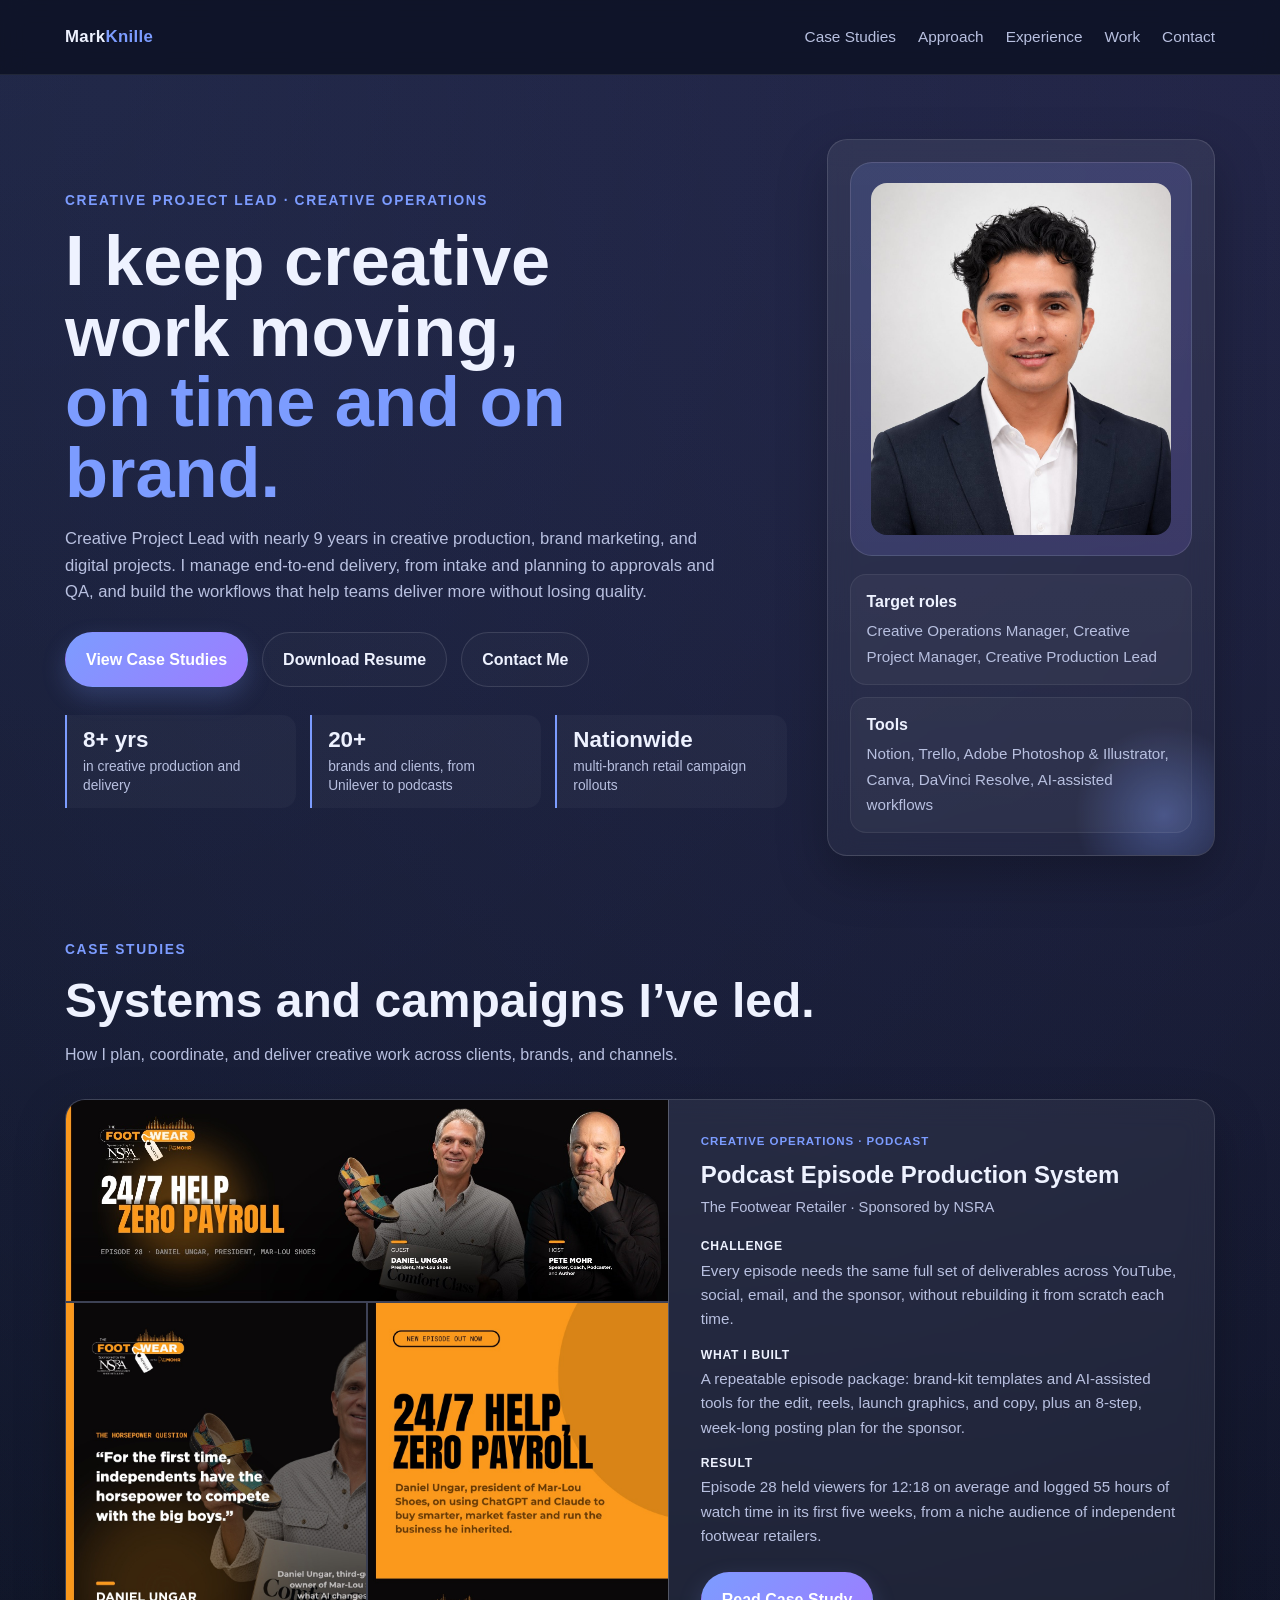
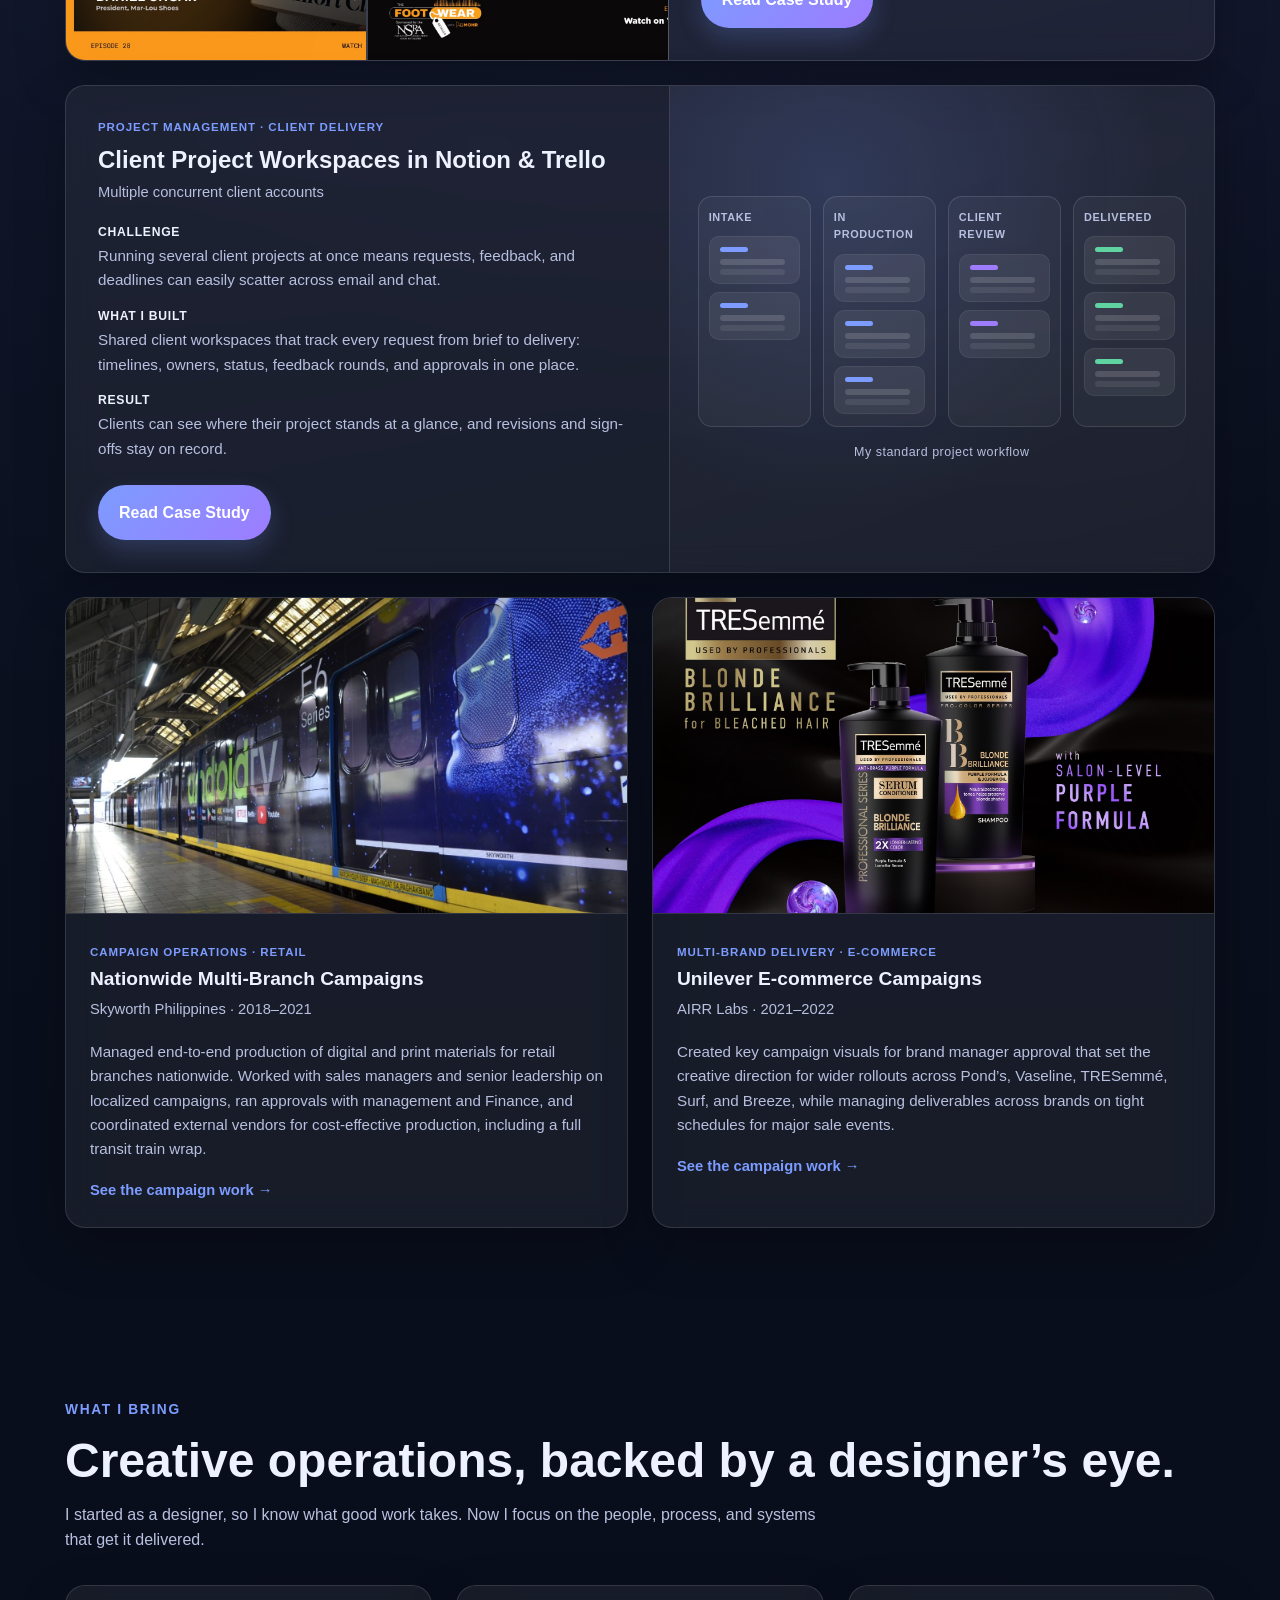
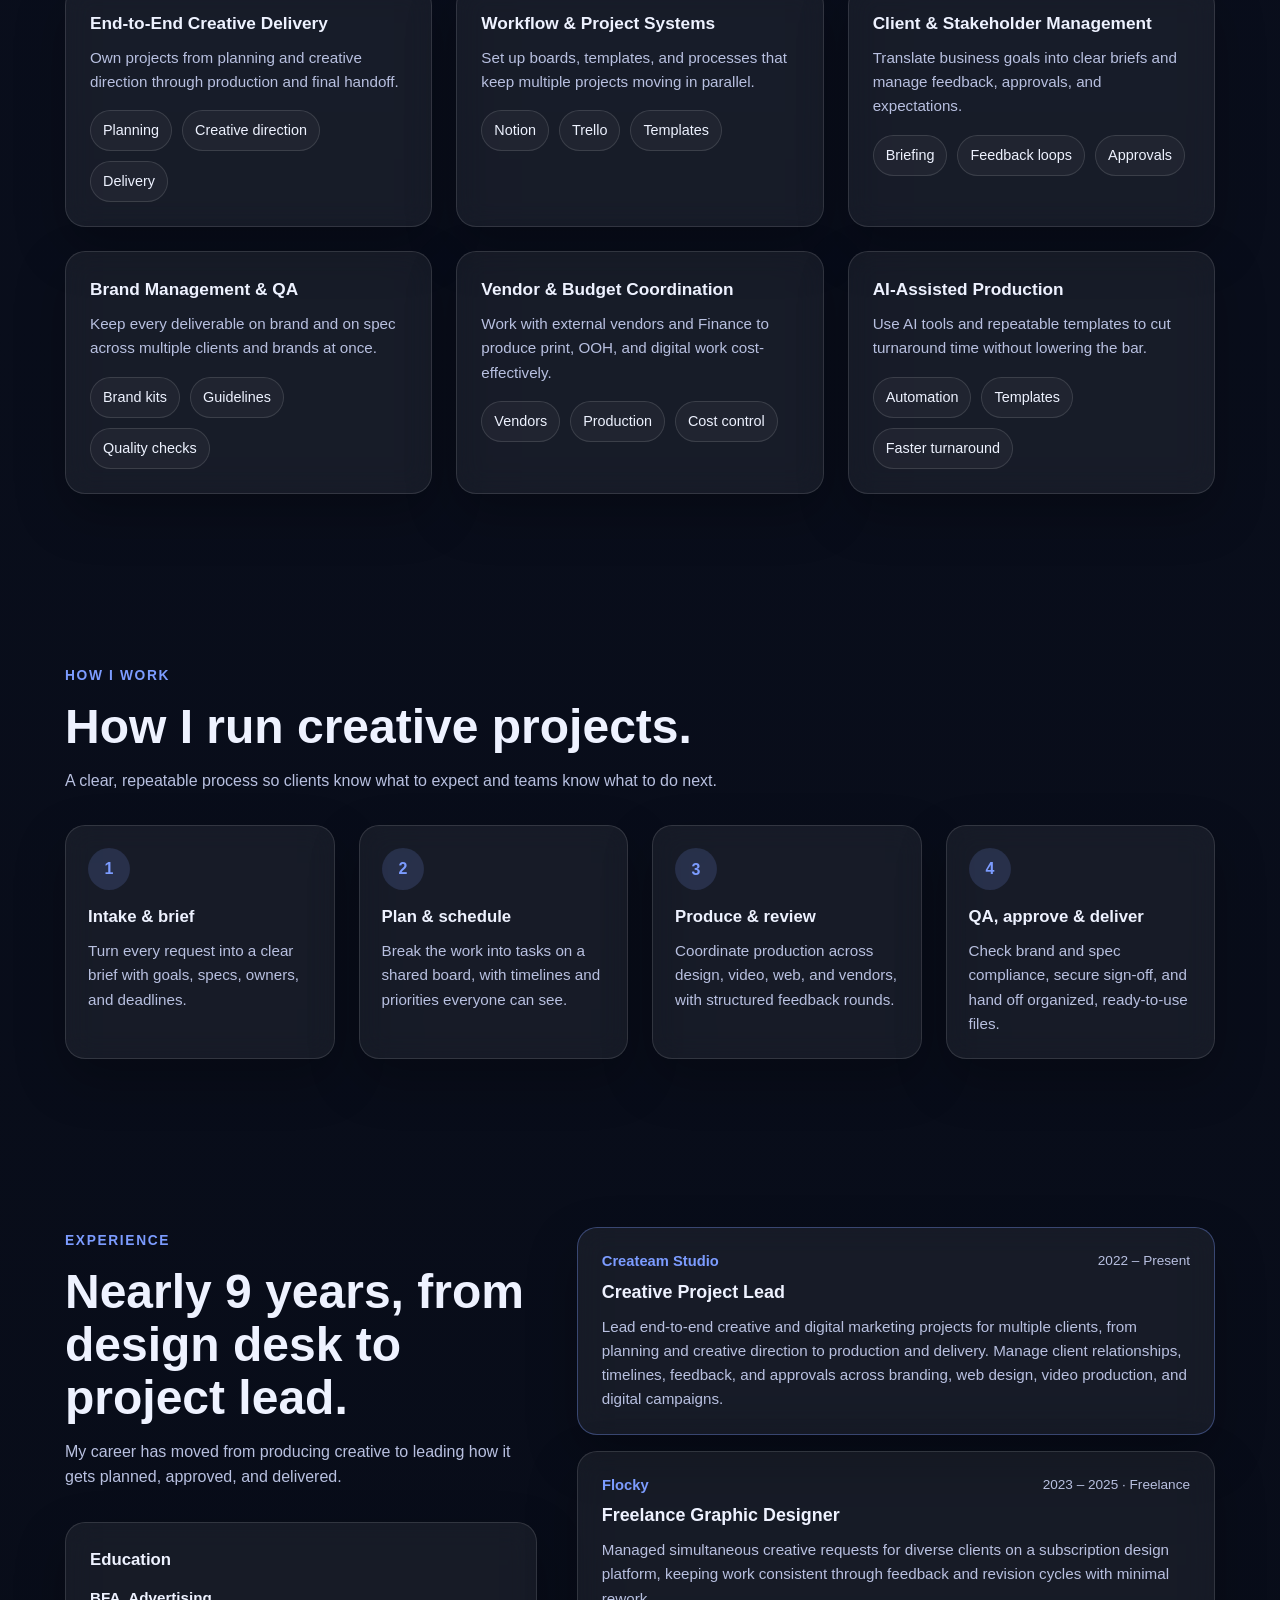
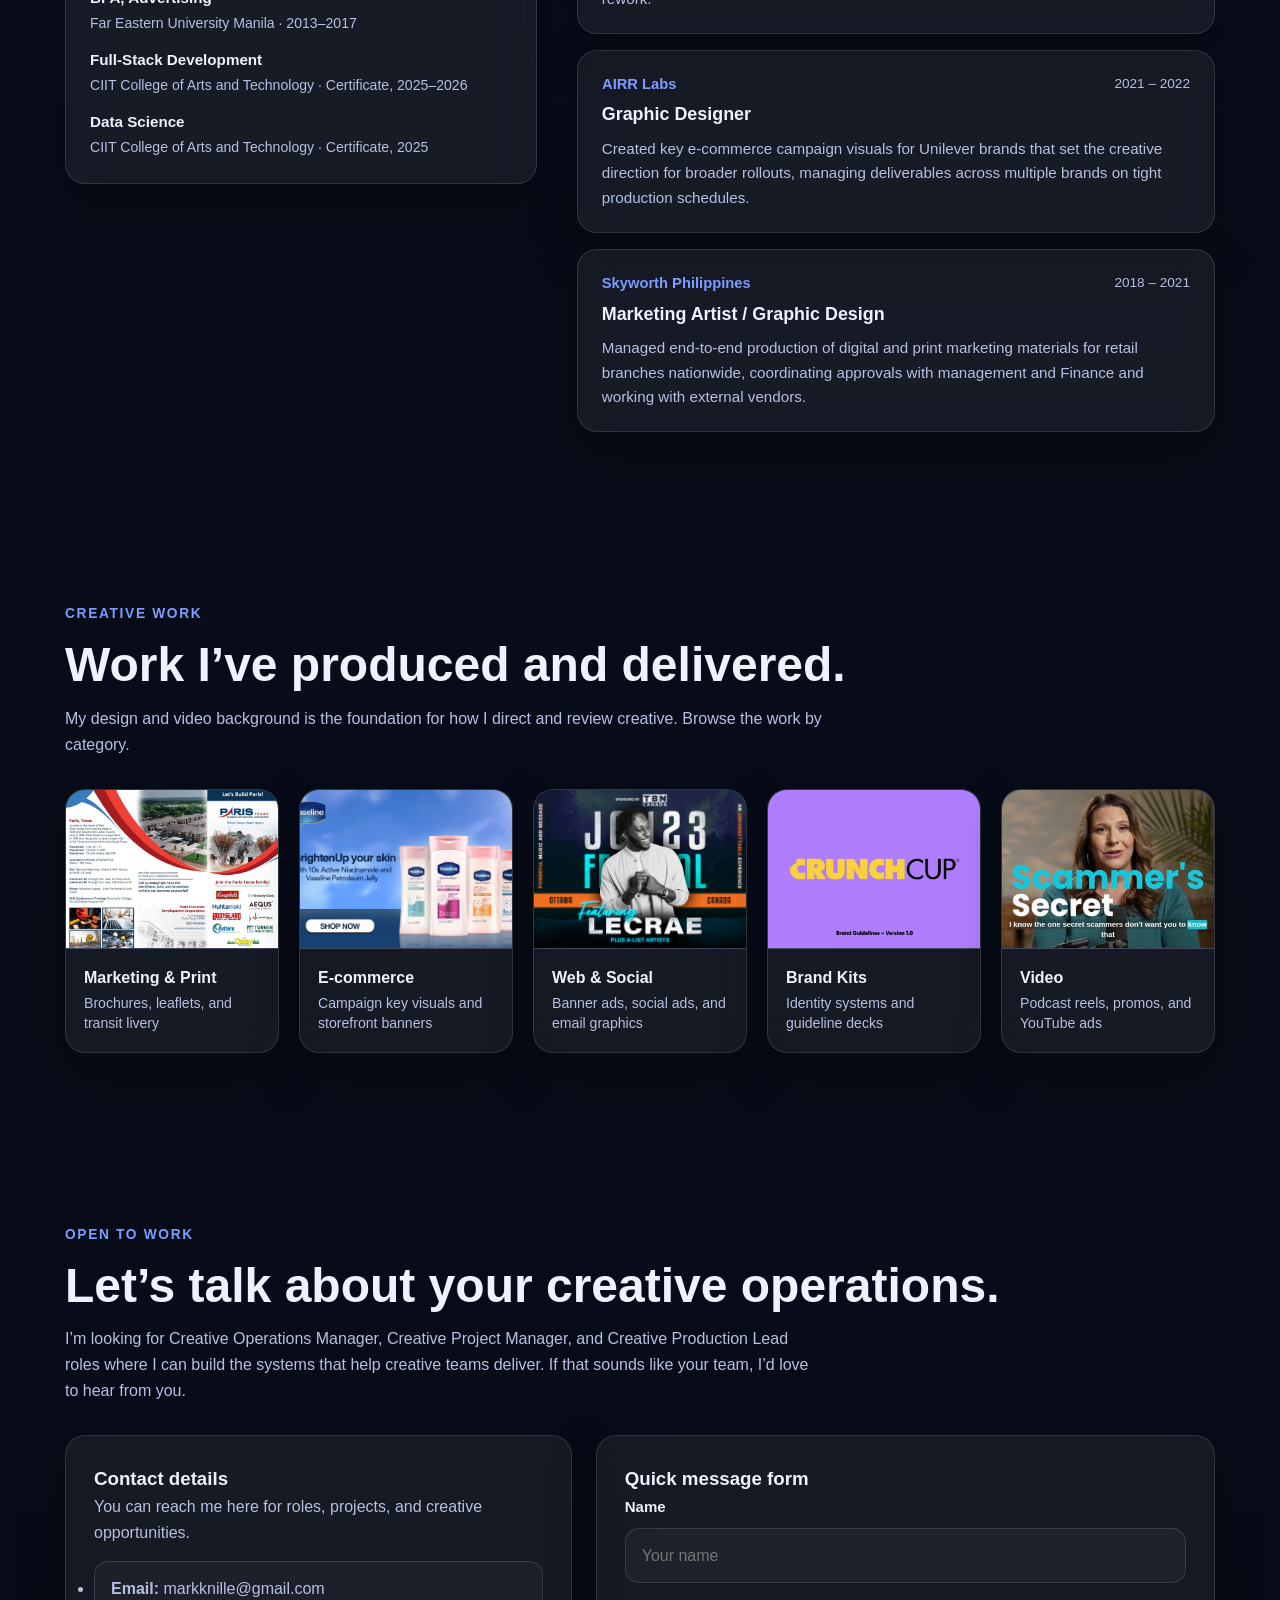
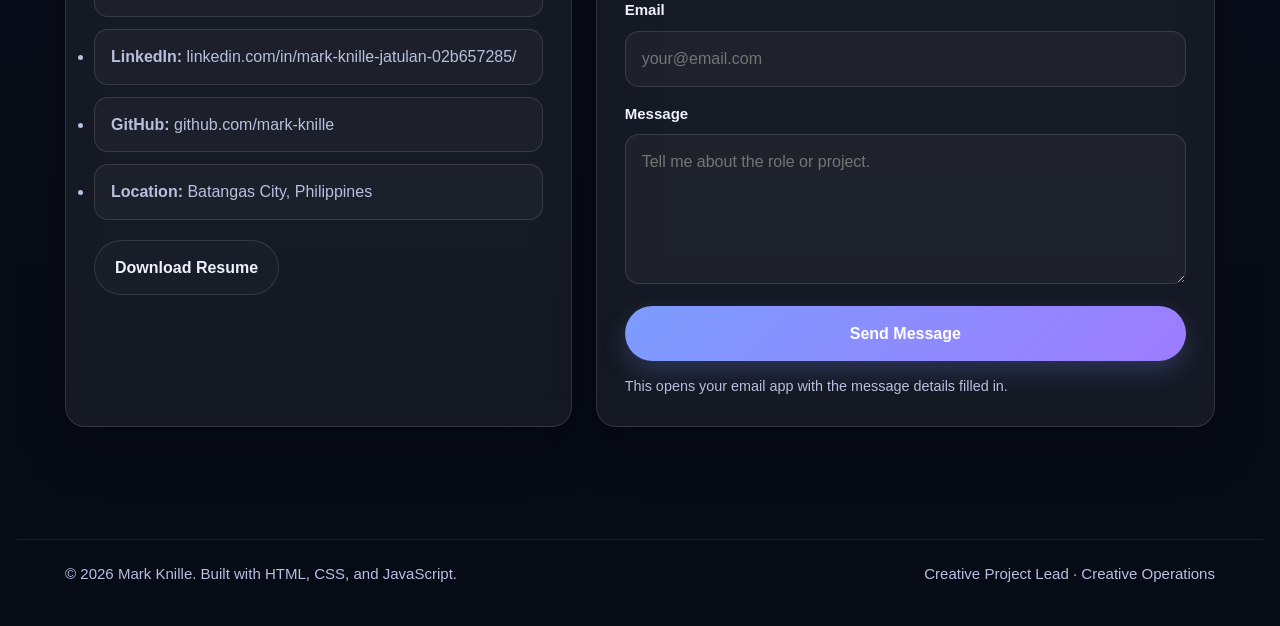
<file: index.html>
<!DOCTYPE html>
<html lang="en">
<head>
  <meta charset="UTF-8" />
  <meta name="viewport" content="width=device-width, initial-scale=1.0" />
  <title>Mark Knille | Creative Project Lead & Creative Operations</title>
  <meta
    name="description"
    content="Mark Knille, Creative Project Lead with nearly 9 years in creative production, brand marketing, and digital projects. Case studies in creative operations, workflow systems, and multi-brand campaign delivery."
  />
  <link rel="stylesheet" href="styles.css?v=20261028" />
</head>
<body>
  <header class="site-header">
    <div class="container nav-wrap">
      <a href="#home" class="logo">Mark<span>Knille</span></a>

      <button class="menu-btn" id="menuBtn" aria-label="Toggle navigation">Menu</button>

      <nav class="nav" id="navMenu">
        <a href="#case-studies">Case Studies</a>
        <a href="#approach">Approach</a>
        <a href="#experience">Experience</a>
        <a href="#work">Work</a>
        <a href="#contact">Contact</a>
      </nav>
    </div>
  </header>

  <main>
    <section class="hero" id="home">
      <div class="container hero-grid">
        <div>
          <span class="eyebrow">Creative Project Lead · Creative Operations</span>
          <h1>I keep creative work moving, <span>on time and on brand.</span></h1>
          <p>
            Creative Project Lead with nearly 9 years in creative production, brand marketing, and digital projects. I manage end-to-end delivery, from intake and planning to approvals and QA, and build the workflows that help teams deliver more without losing quality.
          </p>

          <div class="hero-actions">
            <a href="#case-studies" class="btn btn-primary">View Case Studies</a>
            <a href="resume.pdf" class="btn btn-secondary" target="_blank">Download Resume</a>
            <a href="#contact" class="btn btn-secondary">Contact Me</a>
          </div>

          <div class="stat-row">
            <div class="stat"><strong>8+ yrs</strong><span>in creative production and delivery</span></div>
            <div class="stat"><strong>20+</strong><span>brands and clients, from Unilever to podcasts</span></div>
            <div class="stat"><strong>Nationwide</strong><span>multi-branch retail campaign rollouts</span></div>
          </div>
        </div>

        <aside class="card hero-panel">
          <div class="profile-box">
            <div class="profile-photo">
              <img src="My_Image.jpg" alt="Portrait of Mark Knille" class="profile-photo-img" />
            </div>

            <div class="profile-list">
              <div class="profile-item">
                <strong>Target roles</strong>
                <span>Creative Operations Manager, Creative Project Manager, Creative Production Lead</span>
              </div>
              <div class="profile-item">
                <strong>Tools</strong>
                <span>Notion, Trello, Adobe Photoshop & Illustrator, Canva, DaVinci Resolve, AI-assisted workflows</span>
              </div>
            </div>
          </div>
        </aside>
      </div>
    </section>

    <section class="section section-tight" id="case-studies">
      <div class="container">
        <span class="eyebrow">Case Studies</span>
        <h2 class="section-title">Systems and campaigns I’ve led.</h2>
        <p class="section-copy">
          How I plan, coordinate, and deliver creative work across clients, brands, and channels.
        </p>

        <article class="card case-study">
          <a class="case-visual collage" href="case-study-podcast.html" aria-label="Read the Podcast Episode Production System case study">
            <img class="collage-wide" src="images/podcast/tfr-ep28-step2-email-header.jpg" alt="Episode 28 member email header" />
            <img src="images/podcast/tfr-ep28-step3-linkedin-quote.jpg" alt="Episode 28 LinkedIn quote post" />
            <img src="images/podcast/tfr-ep28-step1-teaser.jpg" alt="Episode 28 teaser post" />
          </a>
          <div class="case-body">
            <span class="case-tag">Creative Operations · Podcast</span>
            <h3>Podcast Episode Production System</h3>
            <p class="case-client">The Footwear Retailer · Sponsored by NSRA</p>
            <dl class="case-facts">
              <div><dt>Challenge</dt><dd>Every episode needs the same full set of deliverables across YouTube, social, email, and the sponsor, without rebuilding it from scratch each time.</dd></div>
              <div><dt>What I built</dt><dd>A repeatable episode package: brand-kit templates and AI-assisted tools for the edit, reels, launch graphics, and copy, plus an 8-step, week-long posting plan for the sponsor.</dd></div>
              <div><dt>Result</dt><dd>Episode 28 held viewers for 12:18 on average and logged 55 hours of watch time in its first five weeks, from a niche audience of independent footwear retailers.</dd></div>
            </dl>
            <a href="case-study-podcast.html" class="btn btn-primary">Read Case Study</a>
          </div>
        </article>

        <article class="card case-study reverse">
          <a class="case-visual board-visual" href="case-study-project-systems.html" aria-label="Read the Client Project Workspaces case study">
            <div class="board" aria-hidden="true">
              <div class="board-col"><h4>Intake</h4><i></i><i></i></div>
              <div class="board-col"><h4>In production</h4><i></i><i></i><i></i></div>
              <div class="board-col"><h4>Client review</h4><i></i><i></i></div>
              <div class="board-col"><h4>Delivered</h4><i></i><i></i><i></i></div>
            </div>
            <span class="board-label">My standard project workflow</span>
          </a>
          <div class="case-body">
            <span class="case-tag">Project Management · Client Delivery</span>
            <h3>Client Project Workspaces in Notion & Trello</h3>
            <p class="case-client">Multiple concurrent client accounts</p>
            <dl class="case-facts">
              <div><dt>Challenge</dt><dd>Running several client projects at once means requests, feedback, and deadlines can easily scatter across email and chat.</dd></div>
              <div><dt>What I built</dt><dd>Shared client workspaces that track every request from brief to delivery: timelines, owners, status, feedback rounds, and approvals in one place.</dd></div>
              <div><dt>Result</dt><dd>Clients can see where their project stands at a glance, and revisions and sign-offs stay on record.</dd></div>
            </dl>
            <a href="case-study-project-systems.html" class="btn btn-primary">Read Case Study</a>
          </div>
        </article>

        <div class="grid case-grid">
          <article class="card case-card">
            <a class="case-card-visual" href="marketing.html">
              <img src="images/marketing/skyworth-g2-station.jpg" alt="Skyworth train wrap at a station platform" />
            </a>
            <div class="case-card-body">
              <span class="case-tag">Campaign Operations · Retail</span>
              <h3>Nationwide Multi-Branch Campaigns</h3>
              <p class="case-client">Skyworth Philippines · 2018–2021</p>
              <p>Managed end-to-end production of digital and print materials for retail branches nationwide. Worked with sales managers and senior leadership on localized campaigns, ran approvals with management and Finance, and coordinated external vendors for cost-effective production, including a full transit train wrap.</p>
              <a href="marketing.html" class="text-link">See the campaign work &rarr;</a>
            </div>
          </article>

          <article class="card case-card">
            <a class="case-card-visual" href="ecommerce.html">
              <img src="images/ecommerce/tresemme-blonde-brilliance-ad.jpg" alt="TRESemmé Blonde Brilliance campaign visual" />
            </a>
            <div class="case-card-body">
              <span class="case-tag">Multi-Brand Delivery · E-commerce</span>
              <h3>Unilever E-commerce Campaigns</h3>
              <p class="case-client">AIRR Labs · 2021–2022</p>
              <p>Created key campaign visuals for brand manager approval that set the creative direction for wider rollouts across Pond’s, Vaseline, TRESemmé, Surf, and Breeze, while managing deliverables across brands on tight schedules for major sale events.</p>
              <a href="ecommerce.html" class="text-link">See the campaign work &rarr;</a>
            </div>
          </article>
        </div>
      </div>
    </section>

    <section class="section" id="capabilities">
      <div class="container">
        <span class="eyebrow">What I bring</span>
        <h2 class="section-title">Creative operations, backed by a designer’s eye.</h2>
        <p class="section-copy">
          I started as a designer, so I know what good work takes. Now I focus on the people, process, and systems that get it delivered.
        </p>

        <div class="grid capability-grid">
          <article class="card capability-card">
            <h3>End-to-End Creative Delivery</h3>
            <p>Own projects from planning and creative direction through production and final handoff.</p>
            <div class="proof-tags"><span>Planning</span><span>Creative direction</span><span>Delivery</span></div>
          </article>
          <article class="card capability-card">
            <h3>Workflow & Project Systems</h3>
            <p>Set up boards, templates, and processes that keep multiple projects moving in parallel.</p>
            <div class="proof-tags"><span>Notion</span><span>Trello</span><span>Templates</span></div>
          </article>
          <article class="card capability-card">
            <h3>Client & Stakeholder Management</h3>
            <p>Translate business goals into clear briefs and manage feedback, approvals, and expectations.</p>
            <div class="proof-tags"><span>Briefing</span><span>Feedback loops</span><span>Approvals</span></div>
          </article>
          <article class="card capability-card">
            <h3>Brand Management & QA</h3>
            <p>Keep every deliverable on brand and on spec across multiple clients and brands at once.</p>
            <div class="proof-tags"><span>Brand kits</span><span>Guidelines</span><span>Quality checks</span></div>
          </article>
          <article class="card capability-card">
            <h3>Vendor & Budget Coordination</h3>
            <p>Work with external vendors and Finance to produce print, OOH, and digital work cost-effectively.</p>
            <div class="proof-tags"><span>Vendors</span><span>Production</span><span>Cost control</span></div>
          </article>
          <article class="card capability-card">
            <h3>AI-Assisted Production</h3>
            <p>Use AI tools and repeatable templates to cut turnaround time without lowering the bar.</p>
            <div class="proof-tags"><span>Automation</span><span>Templates</span><span>Faster turnaround</span></div>
          </article>
        </div>
      </div>
    </section>

    <section class="section" id="approach">
      <div class="container">
        <span class="eyebrow">How I work</span>
        <h2 class="section-title">How I run creative projects.</h2>
        <p class="section-copy">
          A clear, repeatable process so clients know what to expect and teams know what to do next.
        </p>

        <div class="grid process-grid">
          <article class="card process-card"><div class="process-number">1</div><h3>Intake & brief</h3><p>Turn every request into a clear brief with goals, specs, owners, and deadlines.</p></article>
          <article class="card process-card"><div class="process-number">2</div><h3>Plan & schedule</h3><p>Break the work into tasks on a shared board, with timelines and priorities everyone can see.</p></article>
          <article class="card process-card"><div class="process-number">3</div><h3>Produce & review</h3><p>Coordinate production across design, video, web, and vendors, with structured feedback rounds.</p></article>
          <article class="card process-card"><div class="process-number">4</div><h3>QA, approve & deliver</h3><p>Check brand and spec compliance, secure sign-off, and hand off organized, ready-to-use files.</p></article>
        </div>
      </div>
    </section>

    <section class="section" id="experience">
      <div class="container experience-grid">
        <div>
          <span class="eyebrow">Experience</span>
          <h2 class="section-title">Nearly 9 years, from design desk to project lead.</h2>
          <p class="section-copy">
            My career has moved from producing creative to leading how it gets planned, approved, and delivered.
          </p>

          <div class="card education-card">
            <h3>Education</h3>
            <ul>
              <li><strong>BFA, Advertising</strong><span>Far Eastern University Manila · 2013–2017</span></li>
              <li><strong>Full-Stack Development</strong><span>CIIT College of Arts and Technology · Certificate, 2025–2026</span></li>
              <li><strong>Data Science</strong><span>CIIT College of Arts and Technology · Certificate, 2025</span></li>
            </ul>
          </div>
        </div>

        <ol class="timeline">
          <li class="card timeline-item">
            <div class="timeline-meta"><strong>Createam Studio</strong><span>2022 – Present</span></div>
            <h3>Creative Project Lead</h3>
            <p>Lead end-to-end creative and digital marketing projects for multiple clients, from planning and creative direction to production and delivery. Manage client relationships, timelines, feedback, and approvals across branding, web design, video production, and digital campaigns.</p>
          </li>
          <li class="card timeline-item">
            <div class="timeline-meta"><strong>Flocky</strong><span>2023 – 2025 · Freelance</span></div>
            <h3>Freelance Graphic Designer</h3>
            <p>Managed simultaneous creative requests for diverse clients on a subscription design platform, keeping work consistent through feedback and revision cycles with minimal rework.</p>
          </li>
          <li class="card timeline-item">
            <div class="timeline-meta"><strong>AIRR Labs</strong><span>2021 – 2022</span></div>
            <h3>Graphic Designer</h3>
            <p>Created key e-commerce campaign visuals for Unilever brands that set the creative direction for broader rollouts, managing deliverables across multiple brands on tight production schedules.</p>
          </li>
          <li class="card timeline-item">
            <div class="timeline-meta"><strong>Skyworth Philippines</strong><span>2018 – 2021</span></div>
            <h3>Marketing Artist / Graphic Design</h3>
            <p>Managed end-to-end production of digital and print marketing materials for retail branches nationwide, coordinating approvals with management and Finance and working with external vendors.</p>
          </li>
        </ol>
      </div>
    </section>

    <section class="section" id="work">
      <div class="container">
        <span class="eyebrow">Creative Work</span>
        <h2 class="section-title">Work I’ve produced and delivered.</h2>
        <p class="section-copy">
          My design and video background is the foundation for how I direct and review creative. Browse the work by category.
        </p>

        <div class="grid work-grid">
          <a class="card work-card" href="marketing.html">
            <div class="project-visual"><img src="images/marketing/paris-texas-cover-after.jpg" alt="Preview of Marketing & Printed Materials work" /></div>
            <div class="work-card-body"><h3>Marketing & Print</h3><p>Brochures, leaflets, and transit livery</p></div>
          </a>
          <a class="card work-card" href="ecommerce.html">
            <div class="project-visual"><img src="images/ecommerce/vaseline-healthy-bright-banner.jpg" alt="Preview of E-commerce Design work" /></div>
            <div class="work-card-body"><h3>E-commerce</h3><p>Campaign key visuals and storefront banners</p></div>
          </a>
          <a class="card work-card" href="web-designs.html">
            <div class="project-visual"><img src="images/web-designs/Front.jpg" alt="Preview of Web Designs work" /></div>
            <div class="work-card-body"><h3>Web & Social</h3><p>Banner ads, social ads, and email graphics</p></div>
          </a>
          <a class="card work-card" href="brand-kits.html">
            <div class="project-visual"><img src="images/brand-kits/crunchcup-cover.jpg" alt="Preview of Brand Kits work" /></div>
            <div class="work-card-body"><h3>Brand Kits</h3><p>Identity systems and guideline decks</p></div>
          </a>
          <a class="card work-card" href="video.html">
            <div class="project-visual"><img src="videos/posters/scammune-scammers-secret.jpg" alt="Preview of Video work" loading="lazy" /></div>
            <div class="work-card-body"><h3>Video</h3><p>Podcast reels, promos, and YouTube ads</p></div>
          </a>
        </div>
      </div>
    </section>

    <section class="section" id="contact">
      <div class="container">
        <span class="eyebrow">Open to work</span>
        <h2 class="section-title">Let’s talk about your creative operations.</h2>
        <p class="section-copy">I’m looking for Creative Operations Manager, Creative Project Manager, and Creative Production Lead roles where I can build the systems that help creative teams deliver. If that sounds like your team, I’d love to hear from you.</p>

        <div class="contact-grid">
          <article class="card contact-card">
            <h3>Contact details</h3>
            <p>You can reach me here for roles, projects, and creative opportunities.</p>
            <ul class="contact-list">
              <li><strong>Email:</strong> <a href="mailto:markknille@gmail.com">markknille@gmail.com</a></li>
              <li><strong>LinkedIn:</strong> <a href="https://linkedin.com/in/mark-knille-jatulan-02b657285/" target="_blank" rel="noopener noreferrer">linkedin.com/in/mark-knille-jatulan-02b657285/</a></li>
              <li><strong>GitHub:</strong> <a href="https://github.com/mark-knille" target="_blank" rel="noopener noreferrer">github.com/mark-knille</a></li>
              <li><strong>Location:</strong> Batangas City, Philippines</li>
            </ul>
            <div class="hero-actions" style="margin:20px 0 0;">
              <a href="resume.pdf" class="btn btn-secondary" target="_blank">Download Resume</a>
            </div>
          </article>

          <article class="card contact-form">
            <h3>Quick message form</h3>
            <form id="contactForm">
              <div>
                <label for="name">Name</label>
                <input type="text" id="name" name="name" placeholder="Your name" />
              </div>
              <div>
                <label for="email">Email</label>
                <input type="email" id="email" name="email" placeholder="your@email.com" />
              </div>
              <div>
                <label for="message">Message</label>
                <textarea id="message" name="message" placeholder="Tell me about the role or project."></textarea>
              </div>
              <button type="submit" class="btn btn-primary">Send Message</button>
              <p class="note">This opens your email app with the message details filled in.</p>
            </form>
          </article>
        </div>
      </div>
    </section>
  </main>

  <footer class="site-footer">
    <div class="container footer-wrap">
      <p>© <span id="year"></span> Mark Knille. Built with HTML, CSS, and JavaScript.</p>
      <p>Creative Project Lead · Creative Operations</p>
    </div>
  </footer>

  <script src="site.js?v=20261028"></script>
</body>
</html>
</file>
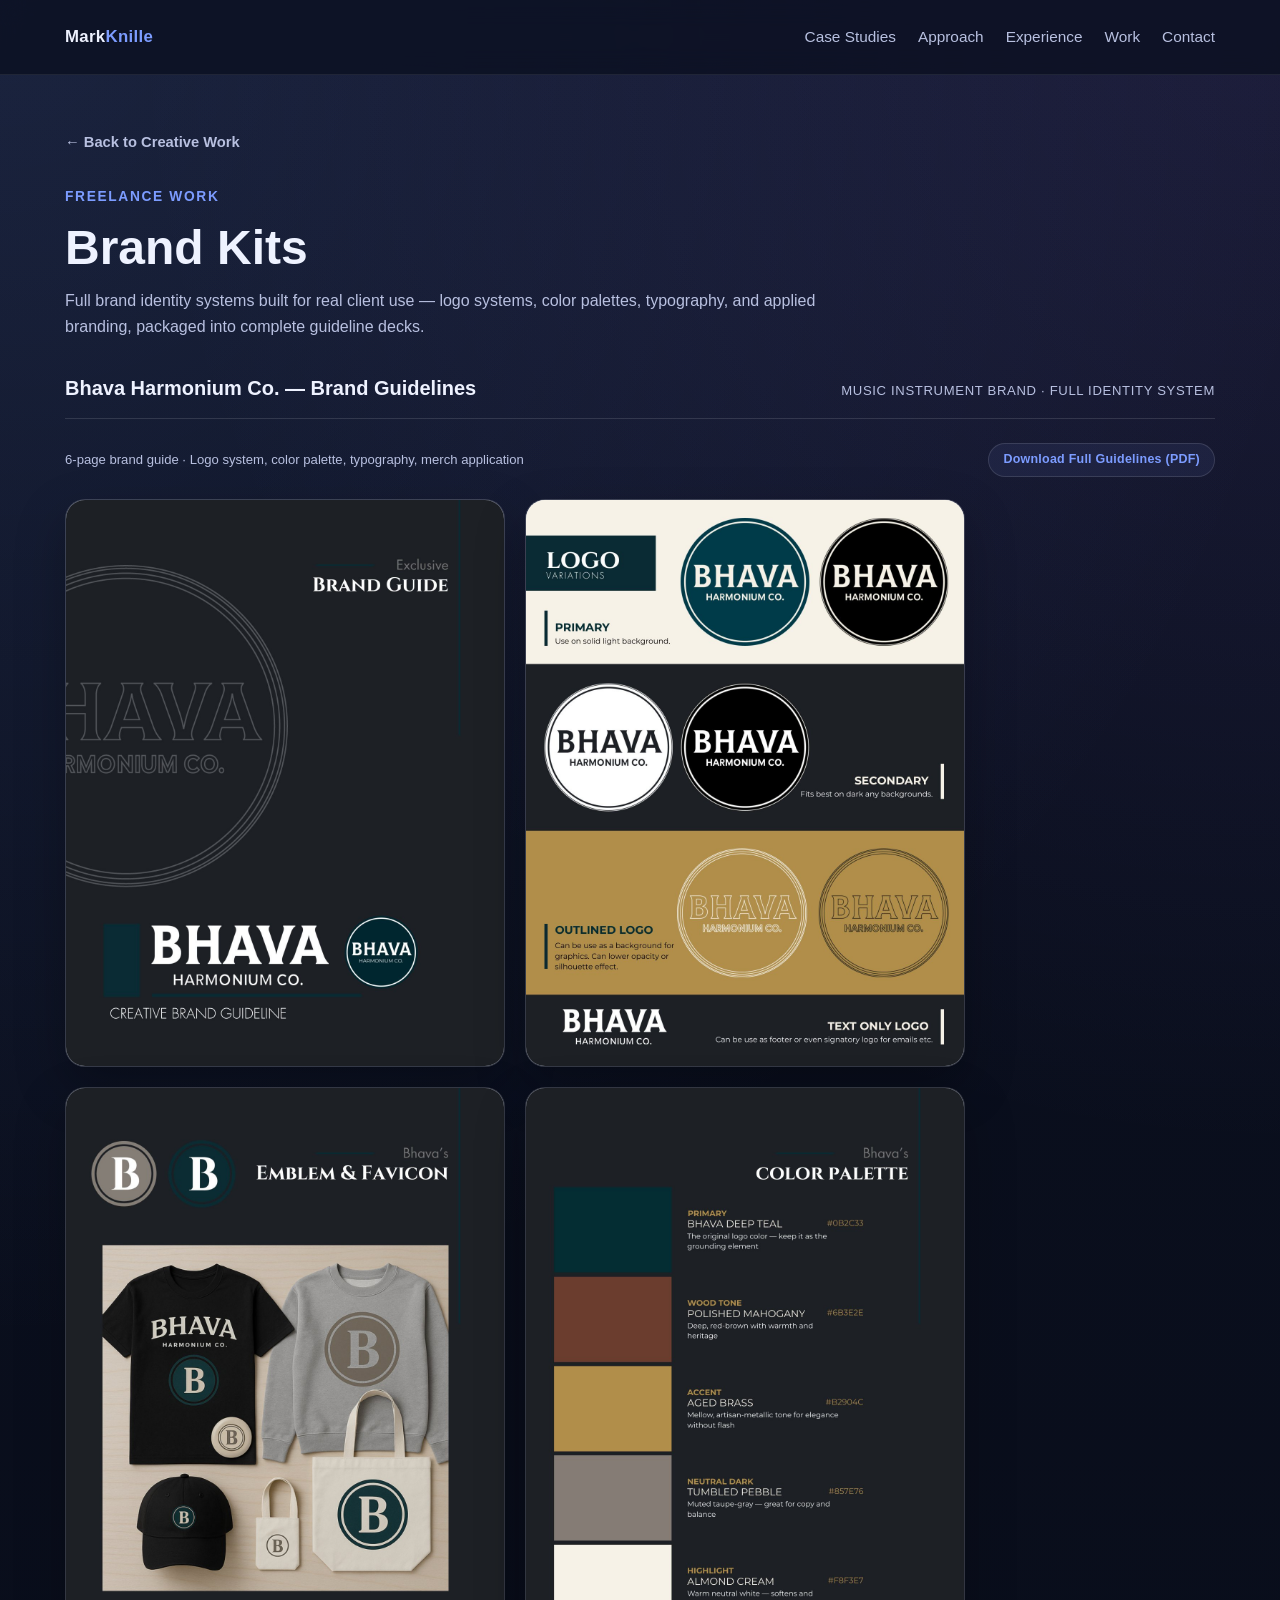
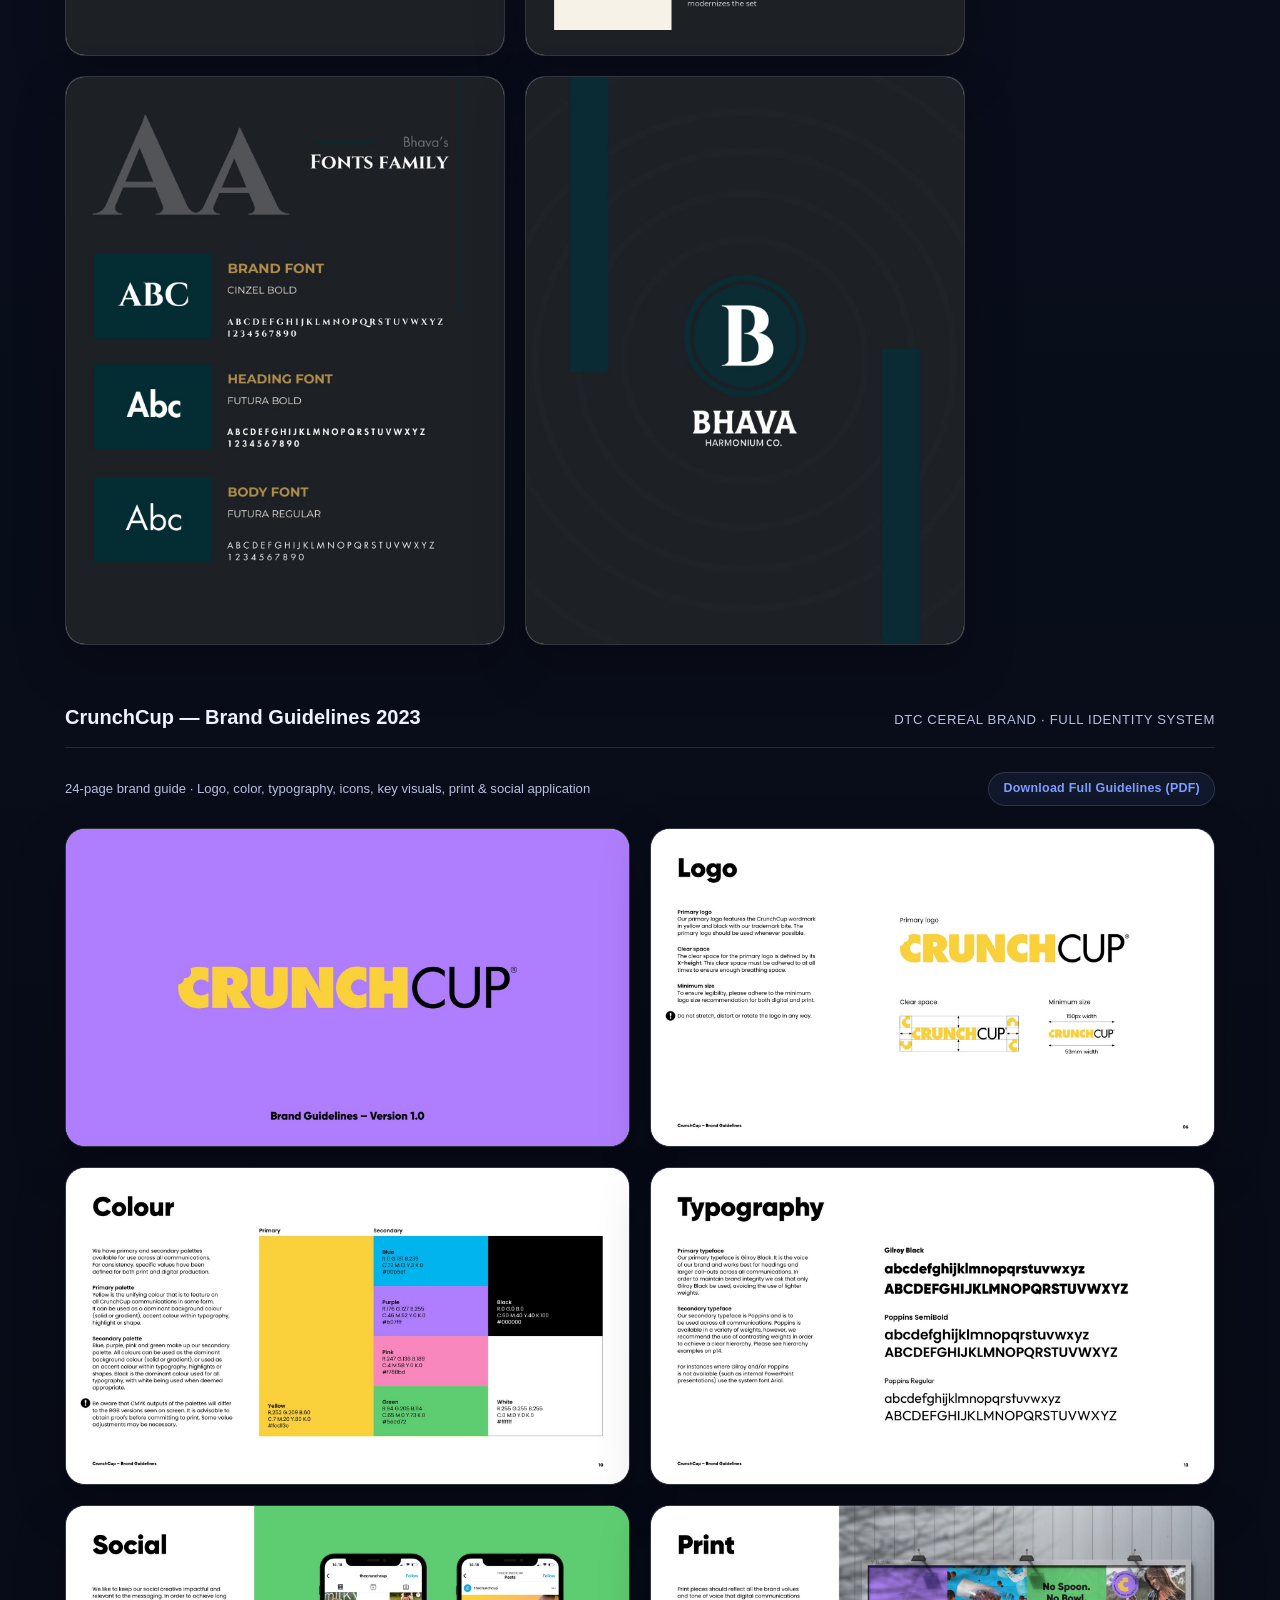
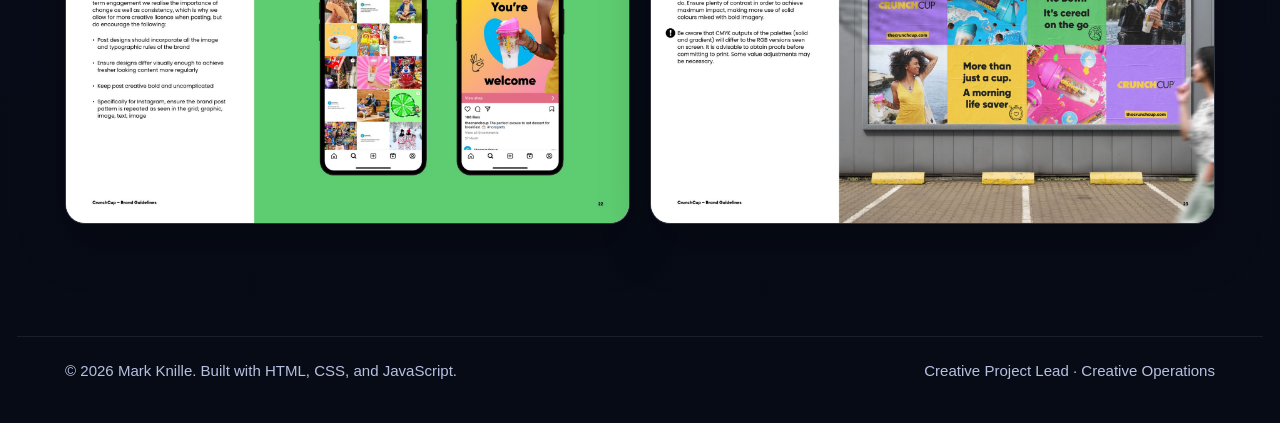
<file: brand-kits.html>
<!DOCTYPE html>
<html lang="en">
<head>
  <meta charset="UTF-8" />
  <meta name="viewport" content="width=device-width, initial-scale=1.0" />
  <title>Brand Kits | Mark Knille</title>
  <meta
    name="description"
    content="Full brand identity systems and guideline decks — logo systems, color palettes, typography, and applied branding — designed for freelance clients."
  />
  <link rel="stylesheet" href="styles.css?v=20261028" />
</head>
<body>
  <header class="site-header">
    <div class="container nav-wrap">
      <a href="index.html#home" class="logo">Mark<span>Knille</span></a>

      <button class="menu-btn" id="menuBtn" aria-label="Toggle navigation">Menu</button>

      <nav class="nav" id="navMenu">
        <a href="index.html#case-studies">Case Studies</a>
        <a href="index.html#approach">Approach</a>
        <a href="index.html#experience">Experience</a>
        <a href="index.html#work">Work</a>
        <a href="index.html#contact">Contact</a>
      </nav>
    </div>
  </header>

  <main>
    <section class="section subpage-hero">
      <div class="container">
        <a href="index.html#work" class="back-link">&larr; Back to Creative Work</a>
        <span class="eyebrow">Freelance Work</span>
        <h1 class="section-title">Brand Kits</h1>
        <p class="section-copy">
          Full brand identity systems built for real client use — logo systems, color palettes, typography, and applied branding, packaged into complete guideline decks.
        </p>
        <div id="galleryRoot"></div>
      </div>
    </section>
  </main>

  <footer class="site-footer">
    <div class="container footer-wrap">
      <p>© <span id="year"></span> Mark Knille. Built with HTML, CSS, and JavaScript.</p>
      <p>Creative Project Lead · Creative Operations</p>
    </div>
  </footer>

  <div class="lightbox" id="lightbox">
    <button class="lightbox-btn lightbox-close" id="lbClose" aria-label="Close">&times;</button>
    <button class="lightbox-btn lightbox-zoom" id="lbZoom" aria-label="Switch to full-size scroll view" title="Toggle zoom / scroll view">&#128269;</button>
    <button class="lightbox-btn lightbox-prev" id="lbPrev" aria-label="Previous image">&#8249;</button>
    <button class="lightbox-btn lightbox-next" id="lbNext" aria-label="Next image">&#8250;</button>
    <div class="lightbox-inner">
      <div class="lightbox-media" id="lbMedia">
        <img id="lbImg" alt="" />
      </div>
      <div class="lightbox-caption">
        <strong id="lbTitle"></strong>
        <span id="lbType"></span>
      </div>
    </div>
  </div>

  <script src="site.js?v=20261028"></script>
  <script src="gallery.js?v=20261028"></script>
  <script>
    const BRAND_KIT_RATIOS = {
      bhavaPage:   { aspect: '612/792', fit: 'contain', basis: '380px', max: '440px' },
      crunchSlide: { aspect: '16/9',    fit: 'contain', basis: '520px', max: '600px' }
    };

    const BRAND_KIT_GROUPS = [
      {
        name: "Bhava Harmonium Co. — Brand Guidelines",
        client: "Music Instrument Brand · Full Identity System",
        meta: "6-page brand guide · Logo system, color palette, typography, merch application",
        download: { href: "pdfs/Bhava.pdf", label: "Download Full Guidelines (PDF)" },
        rows: [{ items: [
          { src: "images/brand-kits/bhava-cover.jpg", title: "Cover", type: "Brand Guideline · Cover", preset: "bhavaPage" },
          { src: "images/brand-kits/bhava-logo-variations.jpg", title: "Logo Variations", type: "Primary, Secondary & Outlined Logo", preset: "bhavaPage" },
          { src: "images/brand-kits/bhava-emblem-merch.jpg", title: "Emblem, Favicon & Merch", type: "Applied Branding", preset: "bhavaPage" },
          { src: "images/brand-kits/bhava-color-palette.jpg", title: "Color Palette", type: "Brand Colors & Hex Codes", preset: "bhavaPage" },
          { src: "images/brand-kits/bhava-typography.jpg", title: "Fonts Family", type: "Typography System", preset: "bhavaPage" },
          { src: "images/brand-kits/bhava-closing.jpg", title: "Closing Mark", type: "Brand Guideline · Closing", preset: "bhavaPage" }
        ]}]
      },
      {
        name: "CrunchCup — Brand Guidelines 2023",
        client: "DTC Cereal Brand · Full Identity System",
        meta: "24-page brand guide · Logo, color, typography, icons, key visuals, print & social application",
        download: { href: "pdfs/CrunchCup-Brand-Guidelines-2023.pdf", label: "Download Full Guidelines (PDF)" },
        rows: [{ items: [
          { src: "images/brand-kits/crunchcup-cover.jpg", title: "Cover", type: "Brand Guideline · Cover", preset: "crunchSlide" },
          { src: "images/brand-kits/crunchcup-logo-usage.jpg", title: "Logo Usage", type: "Clear Space & Minimum Size", preset: "crunchSlide" },
          { src: "images/brand-kits/crunchcup-color-palette.jpg", title: "Color Palette", type: "Primary & Secondary Palette", preset: "crunchSlide" },
          { src: "images/brand-kits/crunchcup-typography.jpg", title: "Typography", type: "Typeface System", preset: "crunchSlide" },
          { src: "images/brand-kits/crunchcup-social-mockup.jpg", title: "Social Application", type: "Instagram Mockups", preset: "crunchSlide" },
          { src: "images/brand-kits/crunchcup-print-billboard.jpg", title: "Print Application", type: "Billboard Mockup", preset: "crunchSlide" }
        ]}]
      }
    ];

    galleries.brandKits = renderGallery('galleryRoot', BRAND_KIT_GROUPS, BRAND_KIT_RATIOS, 'brandKits');
  </script>
</body>
</html>
</file>
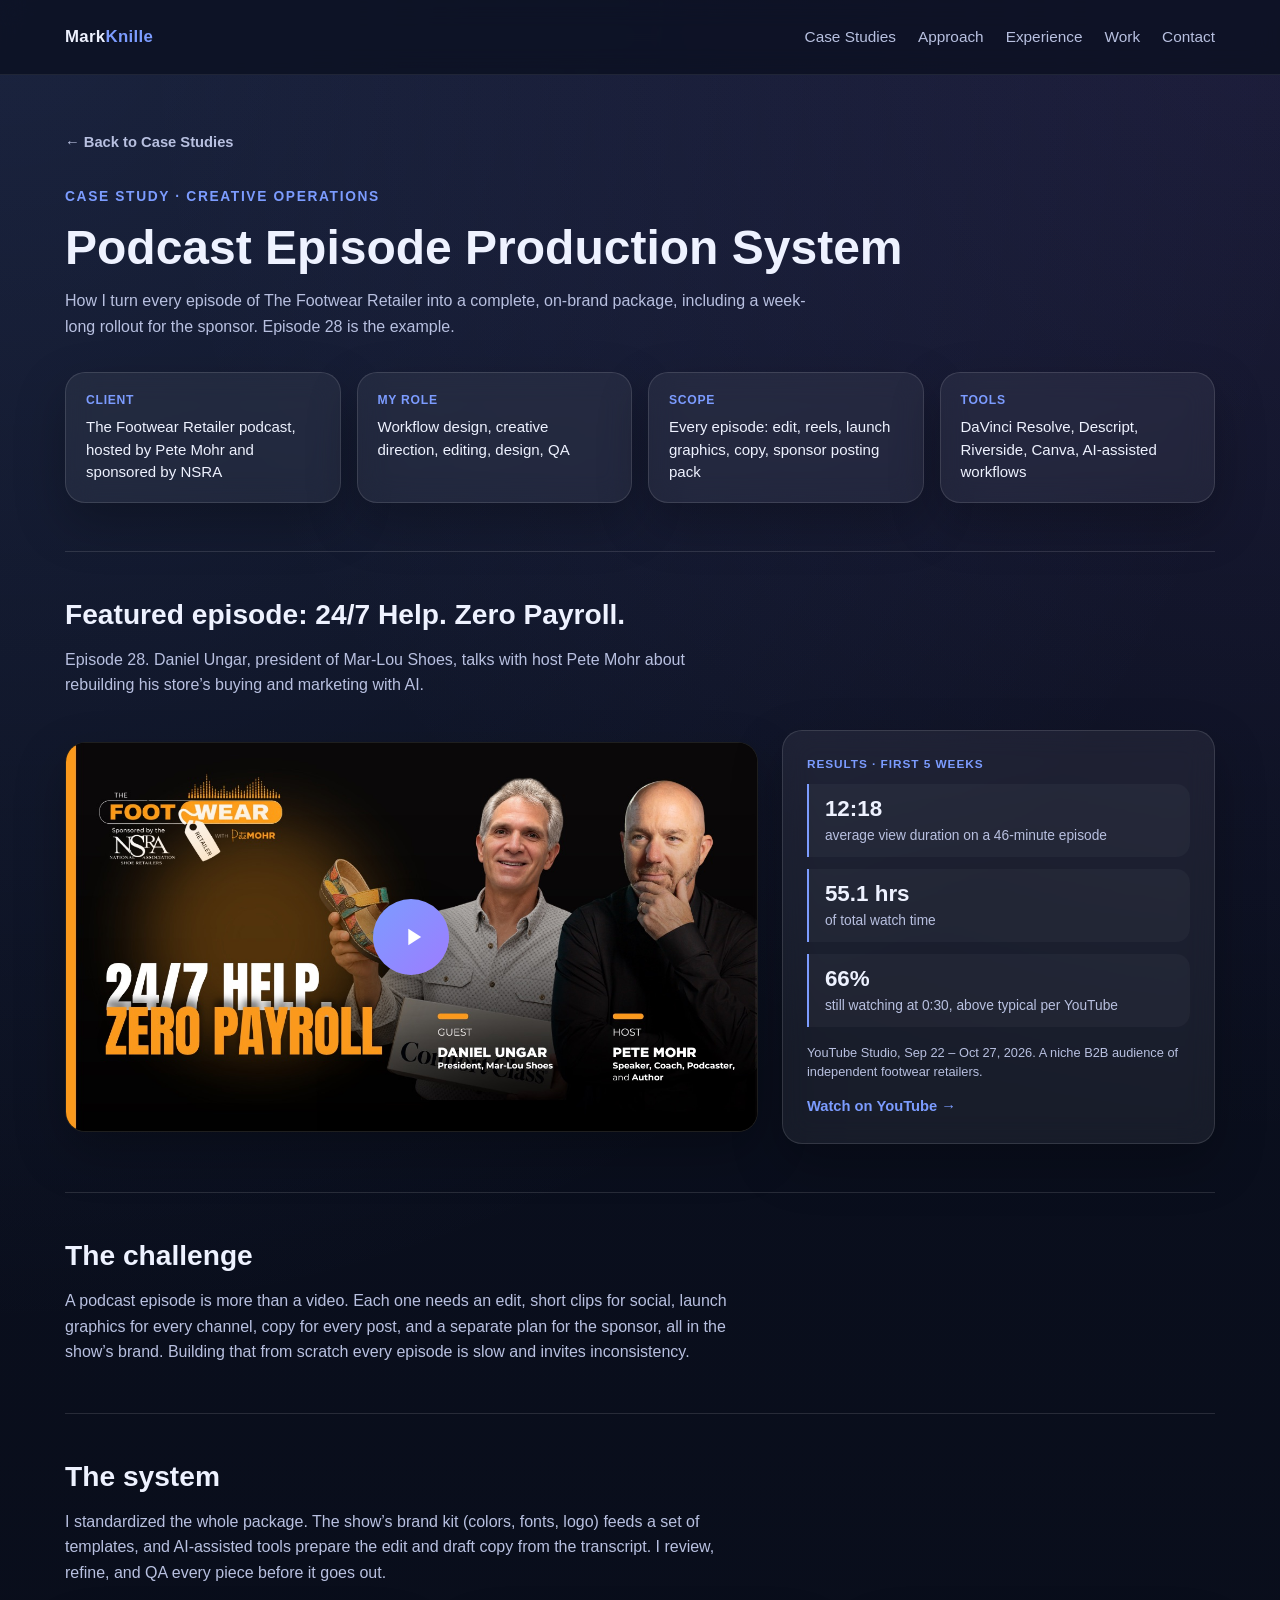
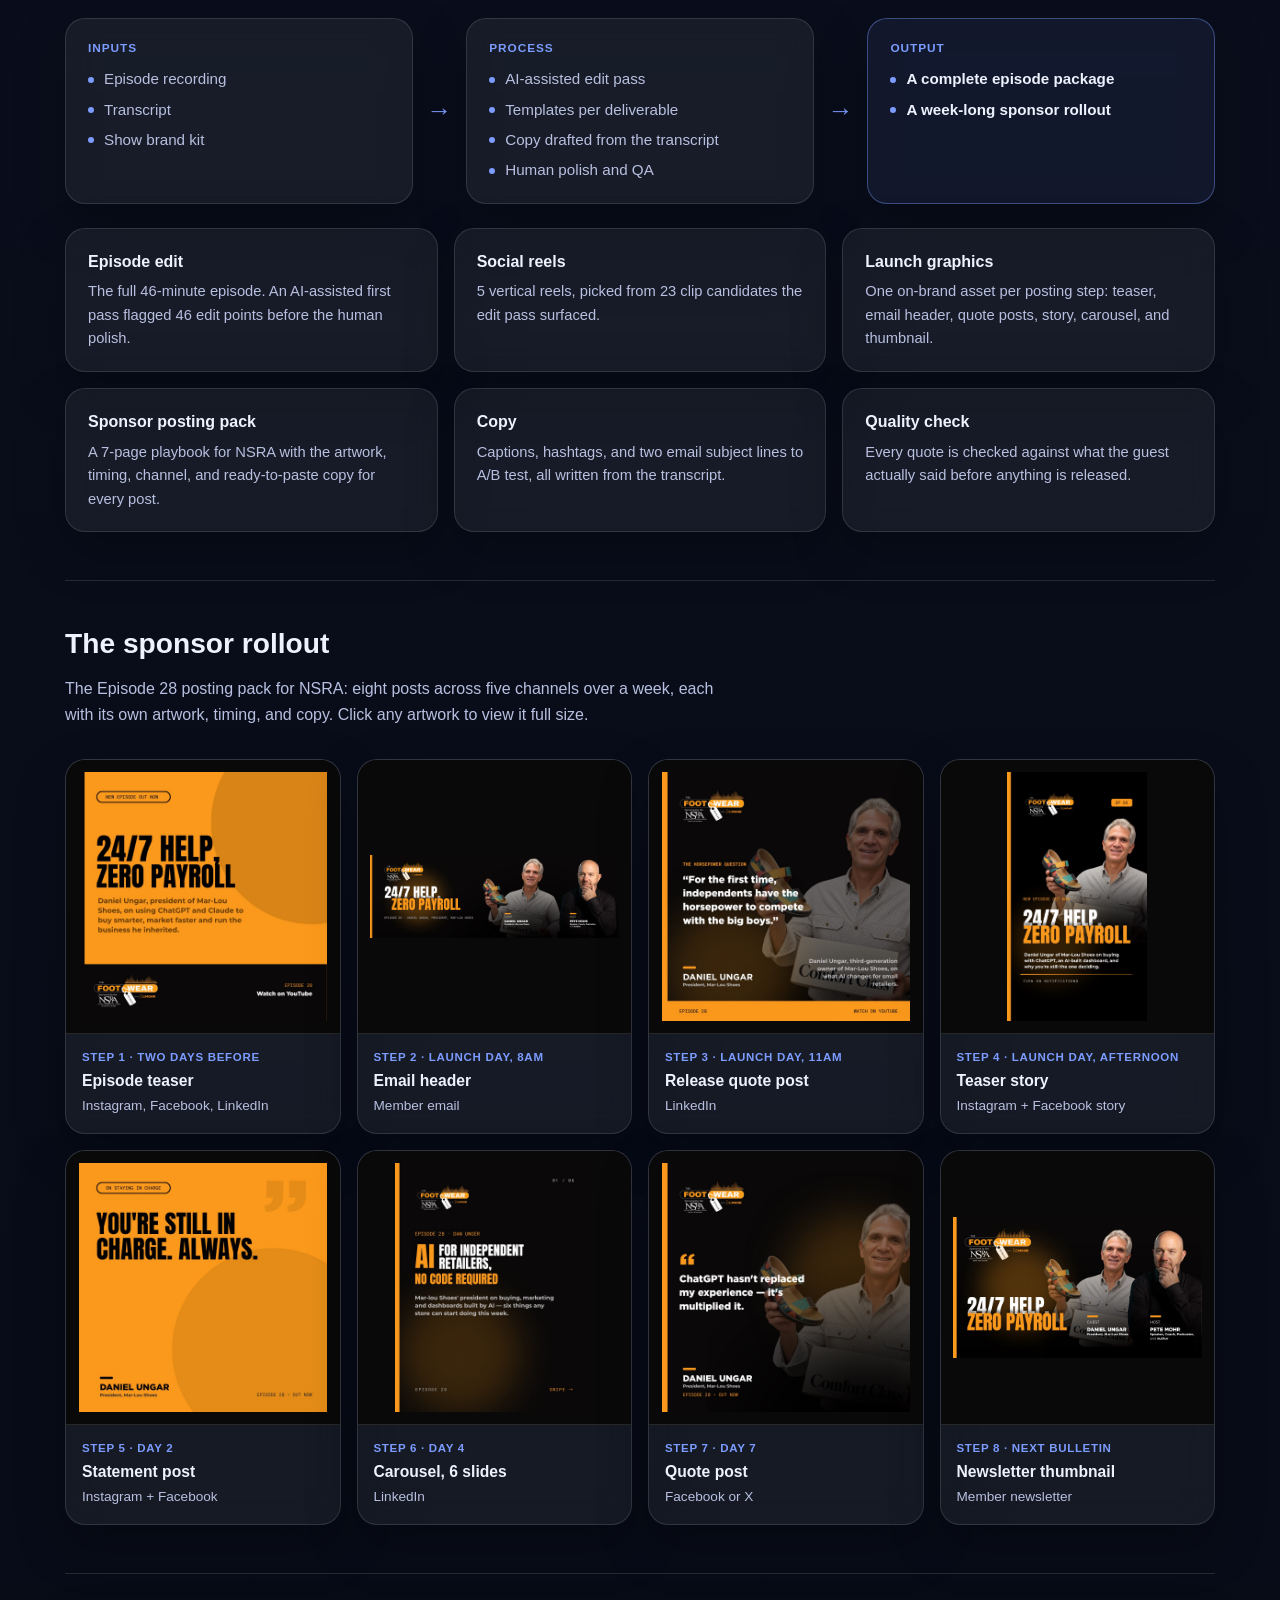
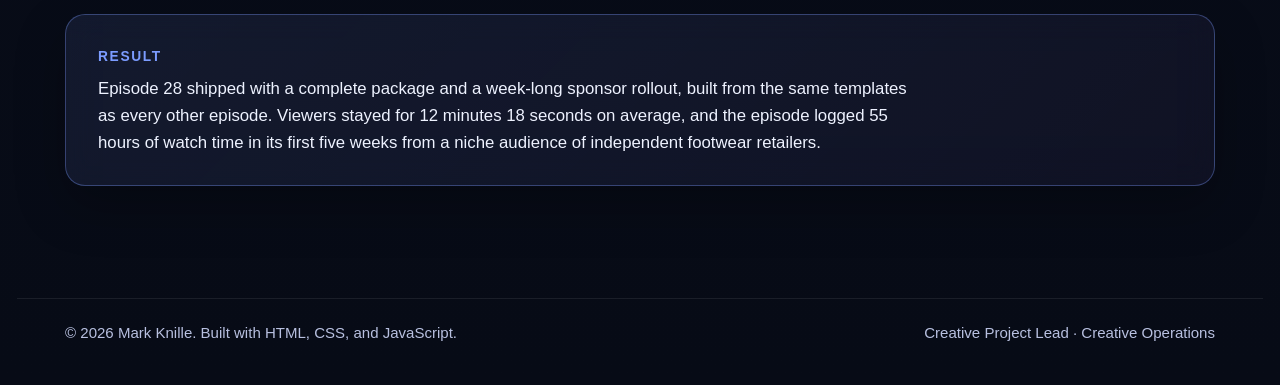
<file: case-study-podcast.html>
<!DOCTYPE html>
<html lang="en">
<head>
  <meta charset="UTF-8" />
  <meta name="viewport" content="width=device-width, initial-scale=1.0" />
  <title>Podcast Episode Production System | Mark Knille</title>
  <meta
    name="description"
    content="Case study: a repeatable, AI-assisted production system that turns each Footwear Retailer podcast episode into a complete, on-brand package with a week-long sponsor rollout, shown through Episode 28."
  />
  <link rel="stylesheet" href="styles.css?v=20261028" />
</head>
<body>
  <header class="site-header">
    <div class="container nav-wrap">
      <a href="index.html#home" class="logo">Mark<span>Knille</span></a>

      <button class="menu-btn" id="menuBtn" aria-label="Toggle navigation">Menu</button>

      <nav class="nav" id="navMenu">
        <a href="index.html#case-studies">Case Studies</a>
        <a href="index.html#approach">Approach</a>
        <a href="index.html#experience">Experience</a>
        <a href="index.html#work">Work</a>
        <a href="index.html#contact">Contact</a>
      </nav>
    </div>
  </header>

  <main>
    <section class="section subpage-hero">
      <div class="container">
        <a href="index.html#case-studies" class="back-link">&larr; Back to Case Studies</a>
        <span class="eyebrow">Case Study · Creative Operations</span>
        <h1 class="section-title">Podcast Episode Production System</h1>
        <p class="section-copy">
          How I turn every episode of The Footwear Retailer into a complete, on-brand package, including a week-long rollout for the sponsor. Episode 28 is the example.
        </p>

        <div class="overview-grid">
          <div class="card overview-item"><strong>Client</strong><span>The Footwear Retailer podcast, hosted by Pete Mohr and sponsored by NSRA</span></div>
          <div class="card overview-item"><strong>My role</strong><span>Workflow design, creative direction, editing, design, QA</span></div>
          <div class="card overview-item"><strong>Scope</strong><span>Every episode: edit, reels, launch graphics, copy, sponsor posting pack</span></div>
          <div class="card overview-item"><strong>Tools</strong><span>DaVinci Resolve, Descript, Riverside, Canva, AI-assisted workflows</span></div>
        </div>

        <div class="work-category">
          <h2 class="work-category-title">Featured episode: 24/7 Help. Zero Payroll.</h2>
          <p class="work-category-copy">Episode 28. Daniel Ungar, president of Mar-Lou Shoes, talks with host Pete Mohr about rebuilding his store’s buying and marketing with AI.</p>

          <div class="episode-grid">
            <div class="card yt-embed" data-yt="60X2nYpP4d8" data-title="24/7 Help. Zero Payroll: How AI Became Mar-Lou Shoes’ Best Assistant | Ep. 28">
              <button class="yt-play" type="button" aria-label="Play Episode 28 on YouTube">
                <img src="images/podcast/tfr-ep28-step8-thumbnail.jpg" alt="Episode 28 thumbnail: 24/7 Help, Zero Payroll, with Daniel Ungar and Pete Mohr" />
                <span class="play-badge"><svg viewBox="0 0 24 24" aria-hidden="true"><path d="M8 5v14l11-7z"/></svg></span>
              </button>
            </div>

            <div class="card results-card">
              <span class="flow-label">Results · first 5 weeks</span>
              <div class="result-stats">
                <div class="stat"><strong>12:18</strong><span>average view duration on a 46-minute episode</span></div>
                <div class="stat"><strong>55.1 hrs</strong><span>of total watch time</span></div>
                <div class="stat"><strong>66%</strong><span>still watching at 0:30, above typical per YouTube</span></div>
              </div>
              <p class="results-note">YouTube Studio, Sep 22 – Oct 27, 2026. A niche B2B audience of independent footwear retailers.</p>
              <a class="text-link" href="https://youtu.be/60X2nYpP4d8" target="_blank" rel="noopener noreferrer">Watch on YouTube &rarr;</a>
            </div>
          </div>
        </div>

        <div class="work-category">
          <h2 class="work-category-title">The challenge</h2>
          <p class="work-category-copy">
            A podcast episode is more than a video. Each one needs an edit, short clips for social, launch graphics for every channel, copy for every post, and a separate plan for the sponsor, all in the show’s brand. Building that from scratch every episode is slow and invites inconsistency.
          </p>
        </div>

        <div class="work-category">
          <h2 class="work-category-title">The system</h2>
          <p class="work-category-copy">
            I standardized the whole package. The show’s brand kit (colors, fonts, logo) feeds a set of templates, and AI-assisted tools prepare the edit and draft copy from the transcript. I review, refine, and QA every piece before it goes out.
          </p>

          <div class="flow">
            <div class="card flow-step">
              <span class="flow-label">Inputs</span>
              <ul><li>Episode recording</li><li>Transcript</li><li>Show brand kit</li></ul>
            </div>
            <div class="flow-arrow" aria-hidden="true">&rarr;</div>
            <div class="card flow-step">
              <span class="flow-label">Process</span>
              <ul><li>AI-assisted edit pass</li><li>Templates per deliverable</li><li>Copy drafted from the transcript</li><li>Human polish and QA</li></ul>
            </div>
            <div class="flow-arrow" aria-hidden="true">&rarr;</div>
            <div class="card flow-step flow-out">
              <span class="flow-label">Output</span>
              <ul><li>A complete episode package</li><li>A week-long sponsor rollout</li></ul>
            </div>
          </div>

          <div class="grid deliverable-grid">
            <div class="card deliverable"><h3>Episode edit</h3><p>The full 46-minute episode. An AI-assisted first pass flagged 46 edit points before the human polish.</p></div>
            <div class="card deliverable"><h3>Social reels</h3><p>5 vertical reels, picked from 23 clip candidates the edit pass surfaced.</p></div>
            <div class="card deliverable"><h3>Launch graphics</h3><p>One on-brand asset per posting step: teaser, email header, quote posts, story, carousel, and thumbnail.</p></div>
            <div class="card deliverable"><h3>Sponsor posting pack</h3><p>A 7-page playbook for NSRA with the artwork, timing, channel, and ready-to-paste copy for every post.</p></div>
            <div class="card deliverable"><h3>Copy</h3><p>Captions, hashtags, and two email subject lines to A/B test, all written from the transcript.</p></div>
            <div class="card deliverable"><h3>Quality check</h3><p>Every quote is checked against what the guest actually said before anything is released.</p></div>
          </div>
        </div>

        <div class="work-category">
          <h2 class="work-category-title">The sponsor rollout</h2>
          <p class="work-category-copy">The Episode 28 posting pack for NSRA: eight posts across five channels over a week, each with its own artwork, timing, and copy. Click any artwork to view it full size.</p>
          <ol class="rollout" id="rolloutRoot"></ol>
        </div>

        <div class="work-category" data-clip-section>
          <h2 class="work-category-title">Featured clip</h2>
          <p class="work-category-copy">A social clip from the show. Press play to watch.</p>
          <div class="reel-row" id="clipRoot"></div>
        </div>

        <div class="work-category">
          <div class="card result-box">
            <span class="eyebrow">Result</span>
            <p>Episode 28 shipped with a complete package and a week-long sponsor rollout, built from the same templates as every other episode. Viewers stayed for 12 minutes 18 seconds on average, and the episode logged 55 hours of watch time in its first five weeks from a niche audience of independent footwear retailers.</p>
          </div>
        </div>
      </div>
    </section>
  </main>

  <footer class="site-footer">
    <div class="container footer-wrap">
      <p>© <span id="year"></span> Mark Knille. Built with HTML, CSS, and JavaScript.</p>
      <p>Creative Project Lead · Creative Operations</p>
    </div>
  </footer>

  <div class="lightbox" id="lightbox">
    <button class="lightbox-btn lightbox-close" id="lbClose" aria-label="Close">&times;</button>
    <button class="lightbox-btn lightbox-zoom" id="lbZoom" aria-label="Switch to full-size scroll view" title="Toggle zoom / scroll view">&#128269;</button>
    <button class="lightbox-btn lightbox-prev" id="lbPrev" aria-label="Previous image">&#8249;</button>
    <button class="lightbox-btn lightbox-next" id="lbNext" aria-label="Next image">&#8250;</button>
    <div class="lightbox-inner">
      <div class="lightbox-media" id="lbMedia">
        <img id="lbImg" alt="" />
      </div>
      <div class="lightbox-caption">
        <strong id="lbTitle"></strong>
        <span id="lbType"></span>
      </div>
    </div>
  </div>

  <script src="site.js?v=20261028"></script>
  <script src="gallery.js?v=20261028"></script>
  <script src="video.js?v=20261028"></script>
  <script>
    // The Episode 28 NSRA posting pack, in the order it goes out.
    const ROLLOUT = [
      { when: "Two days before", channel: "Instagram, Facebook, LinkedIn", title: "Episode teaser", images: ["images/podcast/tfr-ep28-step1-teaser.jpg"] },
      { when: "Launch day, 8am", channel: "Member email", title: "Email header", images: ["images/podcast/tfr-ep28-step2-email-header.jpg"] },
      { when: "Launch day, 11am", channel: "LinkedIn", title: "Release quote post", images: ["images/podcast/tfr-ep28-step3-linkedin-quote.jpg"] },
      { when: "Launch day, afternoon", channel: "Instagram + Facebook story", title: "Teaser story", images: ["images/podcast/tfr-ep28-step4-story.jpg"] },
      { when: "Day 2", channel: "Instagram + Facebook", title: "Statement post", images: ["images/podcast/tfr-ep28-step5-statement.jpg"] },
      { when: "Day 4", channel: "LinkedIn", title: "Carousel, 6 slides", images: ["images/podcast/tfr-ep28-step6-carousel-1.jpg", "images/podcast/tfr-ep28-step6-carousel-6.jpg"] },
      { when: "Day 7", channel: "Facebook or X", title: "Quote post", images: ["images/podcast/tfr-ep28-step7-quote.jpg"] },
      { when: "Next bulletin", channel: "Member newsletter", title: "Newsletter thumbnail", images: ["images/podcast/tfr-ep28-step8-thumbnail.jpg"] }
    ];

    galleries.rollout = [];
    const rolloutRoot = document.getElementById('rolloutRoot');

    ROLLOUT.forEach((step, i) => {
      const first = galleries.rollout.length;
      step.images.forEach((src, n) => galleries.rollout.push({
        src,
        title: `Step ${i + 1} · ${step.title}${step.images.length > 1 ? ` (${n === 0 ? 'cover' : 'last slide'})` : ''}`,
        type: `${step.when} · ${step.channel}`
      }));

      const li = document.createElement('li');
      li.className = 'card rollout-step';
      li.innerHTML = `
        <button class="rollout-visual" type="button" aria-label="View step ${i + 1} artwork full size">
          <img src="${step.images[0]}" alt="Step ${i + 1}: ${step.title}" loading="lazy">
        </button>
        <div class="rollout-body">
          <span class="rollout-num">Step ${i + 1} · ${step.when}</span>
          <strong>${step.title}</strong>
          <span>${step.channel}</span>
        </div>
      `;
      li.querySelector('.rollout-visual').addEventListener('click', () => openLightbox('rollout', first));
      rolloutRoot.appendChild(li);
    });

    initYouTubeEmbeds();
    renderClips('clipRoot');
  </script>
</body>
</html>
</file>
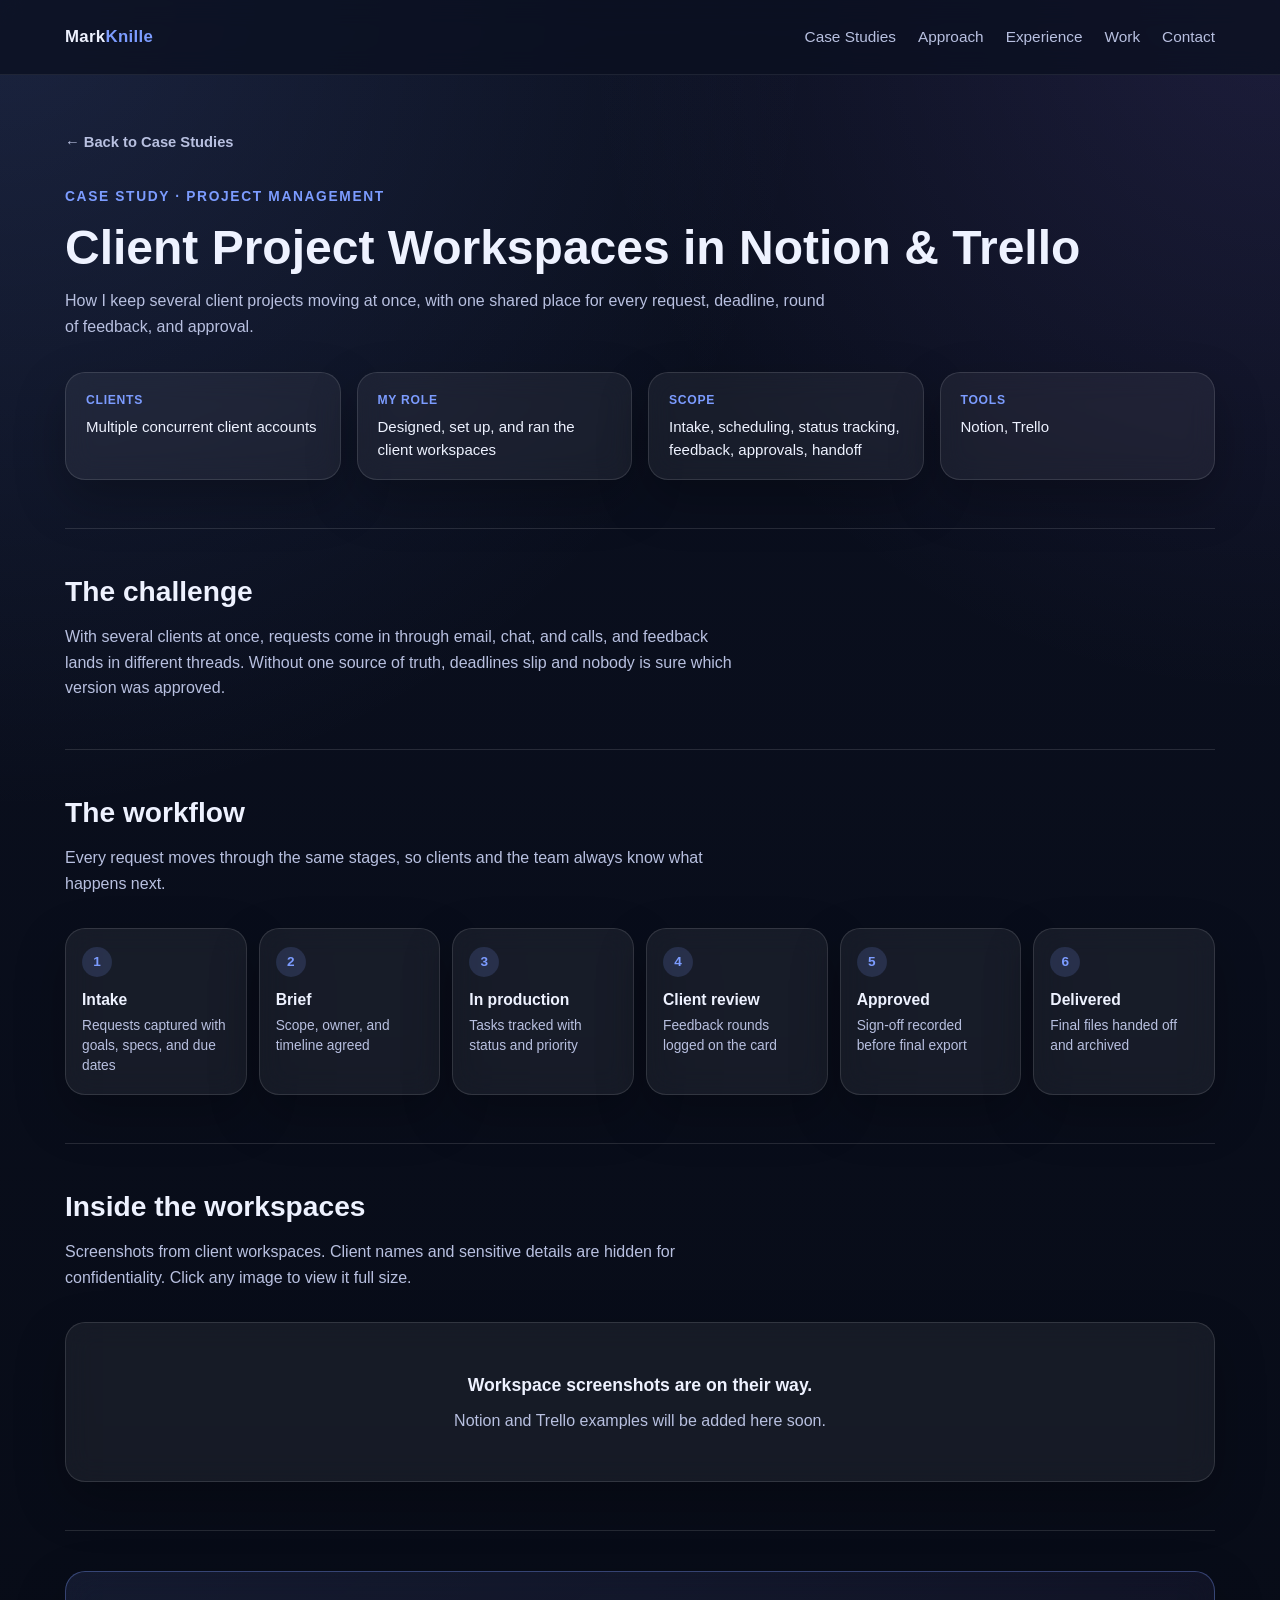
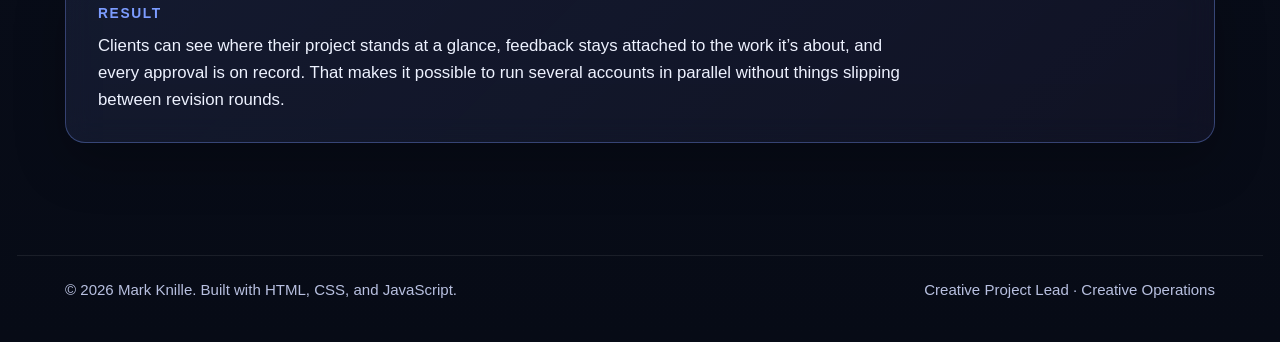
<file: case-study-project-systems.html>
<!DOCTYPE html>
<html lang="en">
<head>
  <meta charset="UTF-8" />
  <meta name="viewport" content="width=device-width, initial-scale=1.0" />
  <title>Client Project Workspaces | Mark Knille</title>
  <meta
    name="description"
    content="Case study: client project workspaces in Notion and Trello that track every request from brief to delivery, including timelines, status, feedback, and approvals."
  />
  <link rel="stylesheet" href="styles.css?v=20261028" />
</head>
<body>
  <header class="site-header">
    <div class="container nav-wrap">
      <a href="index.html#home" class="logo">Mark<span>Knille</span></a>

      <button class="menu-btn" id="menuBtn" aria-label="Toggle navigation">Menu</button>

      <nav class="nav" id="navMenu">
        <a href="index.html#case-studies">Case Studies</a>
        <a href="index.html#approach">Approach</a>
        <a href="index.html#experience">Experience</a>
        <a href="index.html#work">Work</a>
        <a href="index.html#contact">Contact</a>
      </nav>
    </div>
  </header>

  <main>
    <section class="section subpage-hero">
      <div class="container">
        <a href="index.html#case-studies" class="back-link">&larr; Back to Case Studies</a>
        <span class="eyebrow">Case Study · Project Management</span>
        <h1 class="section-title">Client Project Workspaces in Notion & Trello</h1>
        <p class="section-copy">
          How I keep several client projects moving at once, with one shared place for every request, deadline, round of feedback, and approval.
        </p>

        <div class="overview-grid">
          <div class="card overview-item"><strong>Clients</strong><span>Multiple concurrent client accounts</span></div>
          <div class="card overview-item"><strong>My role</strong><span>Designed, set up, and ran the client workspaces</span></div>
          <div class="card overview-item"><strong>Scope</strong><span>Intake, scheduling, status tracking, feedback, approvals, handoff</span></div>
          <div class="card overview-item"><strong>Tools</strong><span>Notion, Trello</span></div>
        </div>

        <div class="work-category">
          <h2 class="work-category-title">The challenge</h2>
          <p class="work-category-copy">
            With several clients at once, requests come in through email, chat, and calls, and feedback lands in different threads. Without one source of truth, deadlines slip and nobody is sure which version was approved.
          </p>
        </div>

        <div class="work-category">
          <h2 class="work-category-title">The workflow</h2>
          <p class="work-category-copy">Every request moves through the same stages, so clients and the team always know what happens next.</p>

          <ol class="stage-row">
            <li class="card stage"><span>1</span><strong>Intake</strong><p>Requests captured with goals, specs, and due dates</p></li>
            <li class="card stage"><span>2</span><strong>Brief</strong><p>Scope, owner, and timeline agreed</p></li>
            <li class="card stage"><span>3</span><strong>In production</strong><p>Tasks tracked with status and priority</p></li>
            <li class="card stage"><span>4</span><strong>Client review</strong><p>Feedback rounds logged on the card</p></li>
            <li class="card stage"><span>5</span><strong>Approved</strong><p>Sign-off recorded before final export</p></li>
            <li class="card stage"><span>6</span><strong>Delivered</strong><p>Final files handed off and archived</p></li>
          </ol>
        </div>

        <div class="work-category">
          <h2 class="work-category-title">Inside the workspaces</h2>
          <p class="work-category-copy">Screenshots from client workspaces. Client names and sensitive details are hidden for confidentiality. Click any image to view it full size.</p>
          <div id="galleryRoot"></div>
        </div>

        <div class="work-category">
          <div class="card result-box">
            <span class="eyebrow">Result</span>
            <p>Clients can see where their project stands at a glance, feedback stays attached to the work it’s about, and every approval is on record. That makes it possible to run several accounts in parallel without things slipping between revision rounds.</p>
          </div>
        </div>
      </div>
    </section>
  </main>

  <footer class="site-footer">
    <div class="container footer-wrap">
      <p>© <span id="year"></span> Mark Knille. Built with HTML, CSS, and JavaScript.</p>
      <p>Creative Project Lead · Creative Operations</p>
    </div>
  </footer>

  <div class="lightbox" id="lightbox">
    <button class="lightbox-btn lightbox-close" id="lbClose" aria-label="Close">&times;</button>
    <button class="lightbox-btn lightbox-zoom" id="lbZoom" aria-label="Switch to full-size scroll view" title="Toggle zoom / scroll view">&#128269;</button>
    <button class="lightbox-btn lightbox-prev" id="lbPrev" aria-label="Previous image">&#8249;</button>
    <button class="lightbox-btn lightbox-next" id="lbNext" aria-label="Next image">&#8250;</button>
    <div class="lightbox-inner">
      <div class="lightbox-media" id="lbMedia">
        <img id="lbImg" alt="" />
      </div>
      <div class="lightbox-caption">
        <strong id="lbTitle"></strong>
        <span id="lbType"></span>
      </div>
    </div>
  </div>

  <script src="site.js?v=20261028"></script>
  <script src="gallery.js?v=20261028"></script>
  <script>
    const WORKSPACE_RATIOS = {
      screen: { aspect: '16/10', fit: 'cover', position: 'top', basis: '480px', max: '560px' }
    };

    // Add blurred/cropped screenshots to images/ops/ and list them here, e.g.
    // { src: "images/ops/notion-client-dashboard.jpg", title: "Client Dashboard", type: "Notion · Project Overview", preset: "screen" }
    const WORKSPACE_GROUPS = [];

    if (WORKSPACE_GROUPS.length) {
      galleries.workspaces = renderGallery('galleryRoot', WORKSPACE_GROUPS, WORKSPACE_RATIOS, 'workspaces');
    } else {
      document.getElementById('galleryRoot').innerHTML = `
        <div class="card empty-state">
          <strong>Workspace screenshots are on their way.</strong>
          Notion and Trello examples will be added here soon.
        </div>
      `;
    }
  </script>
</body>
</html>
</file>
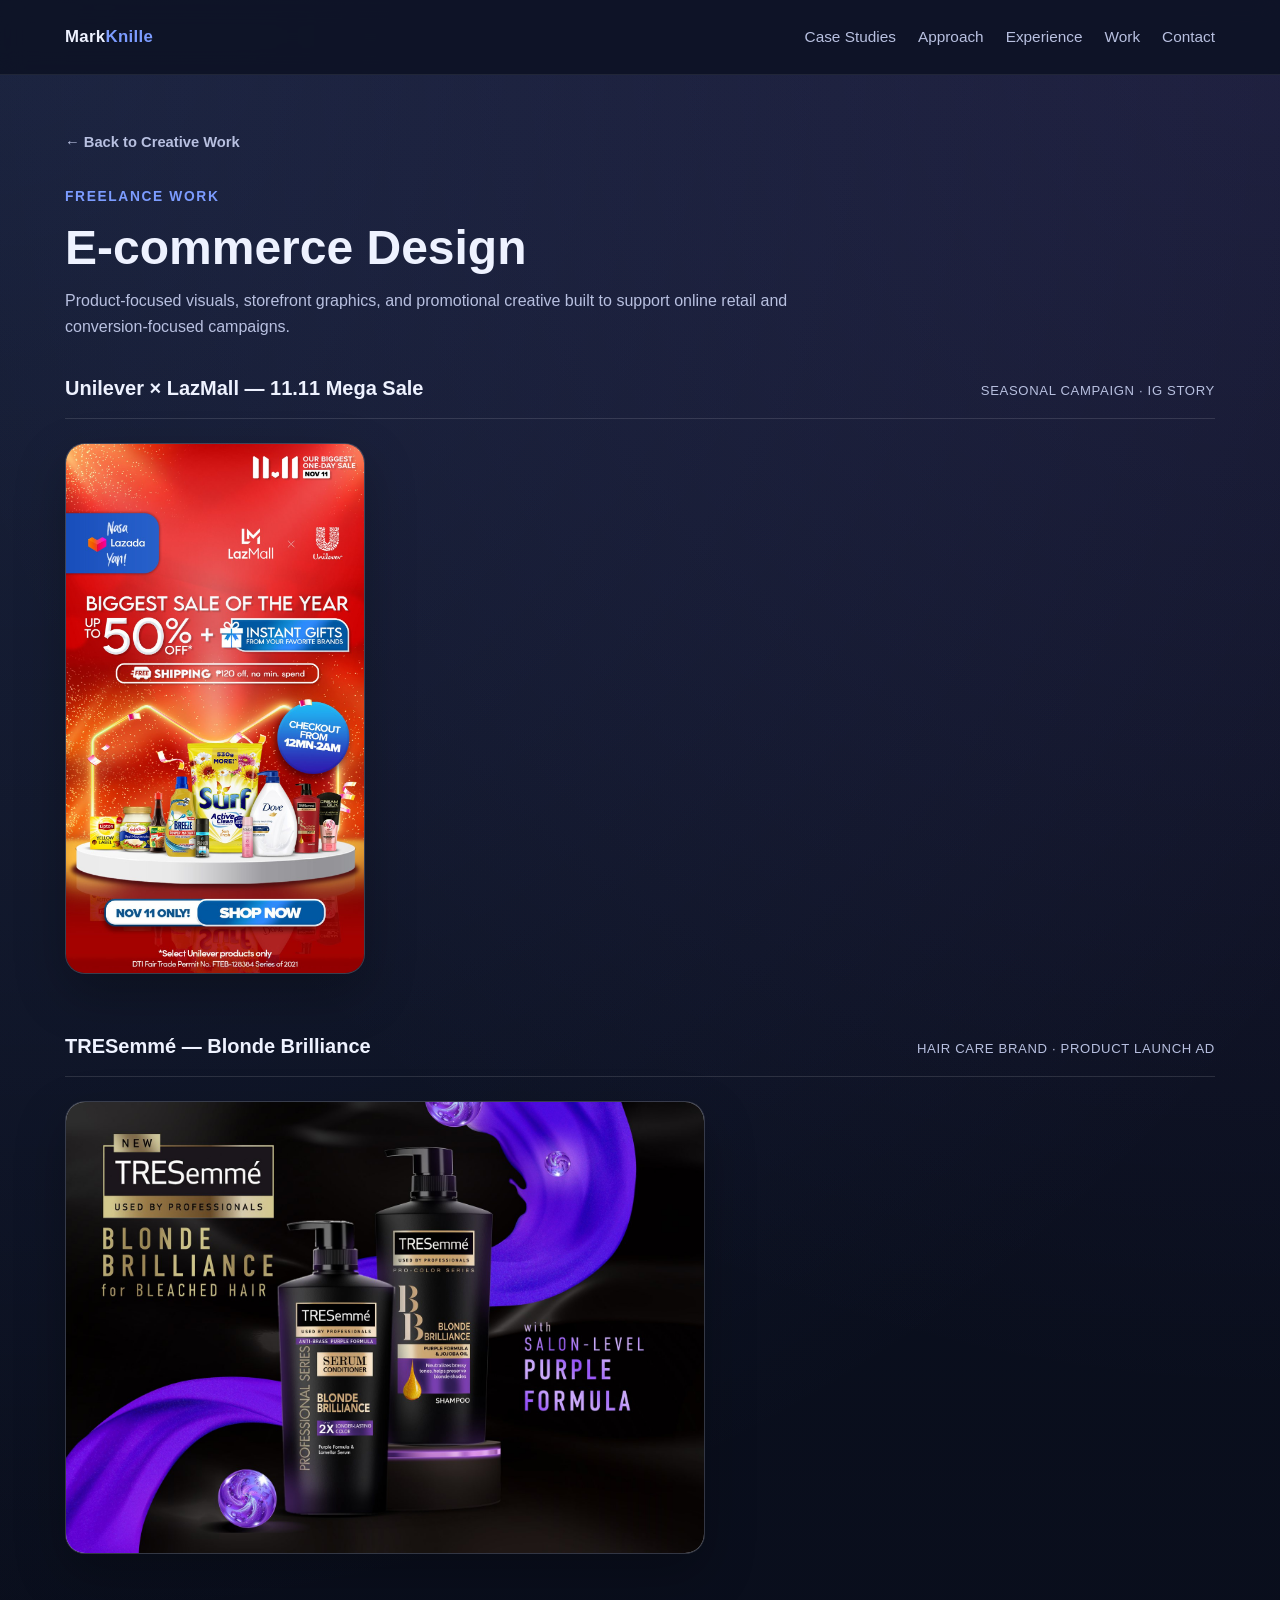
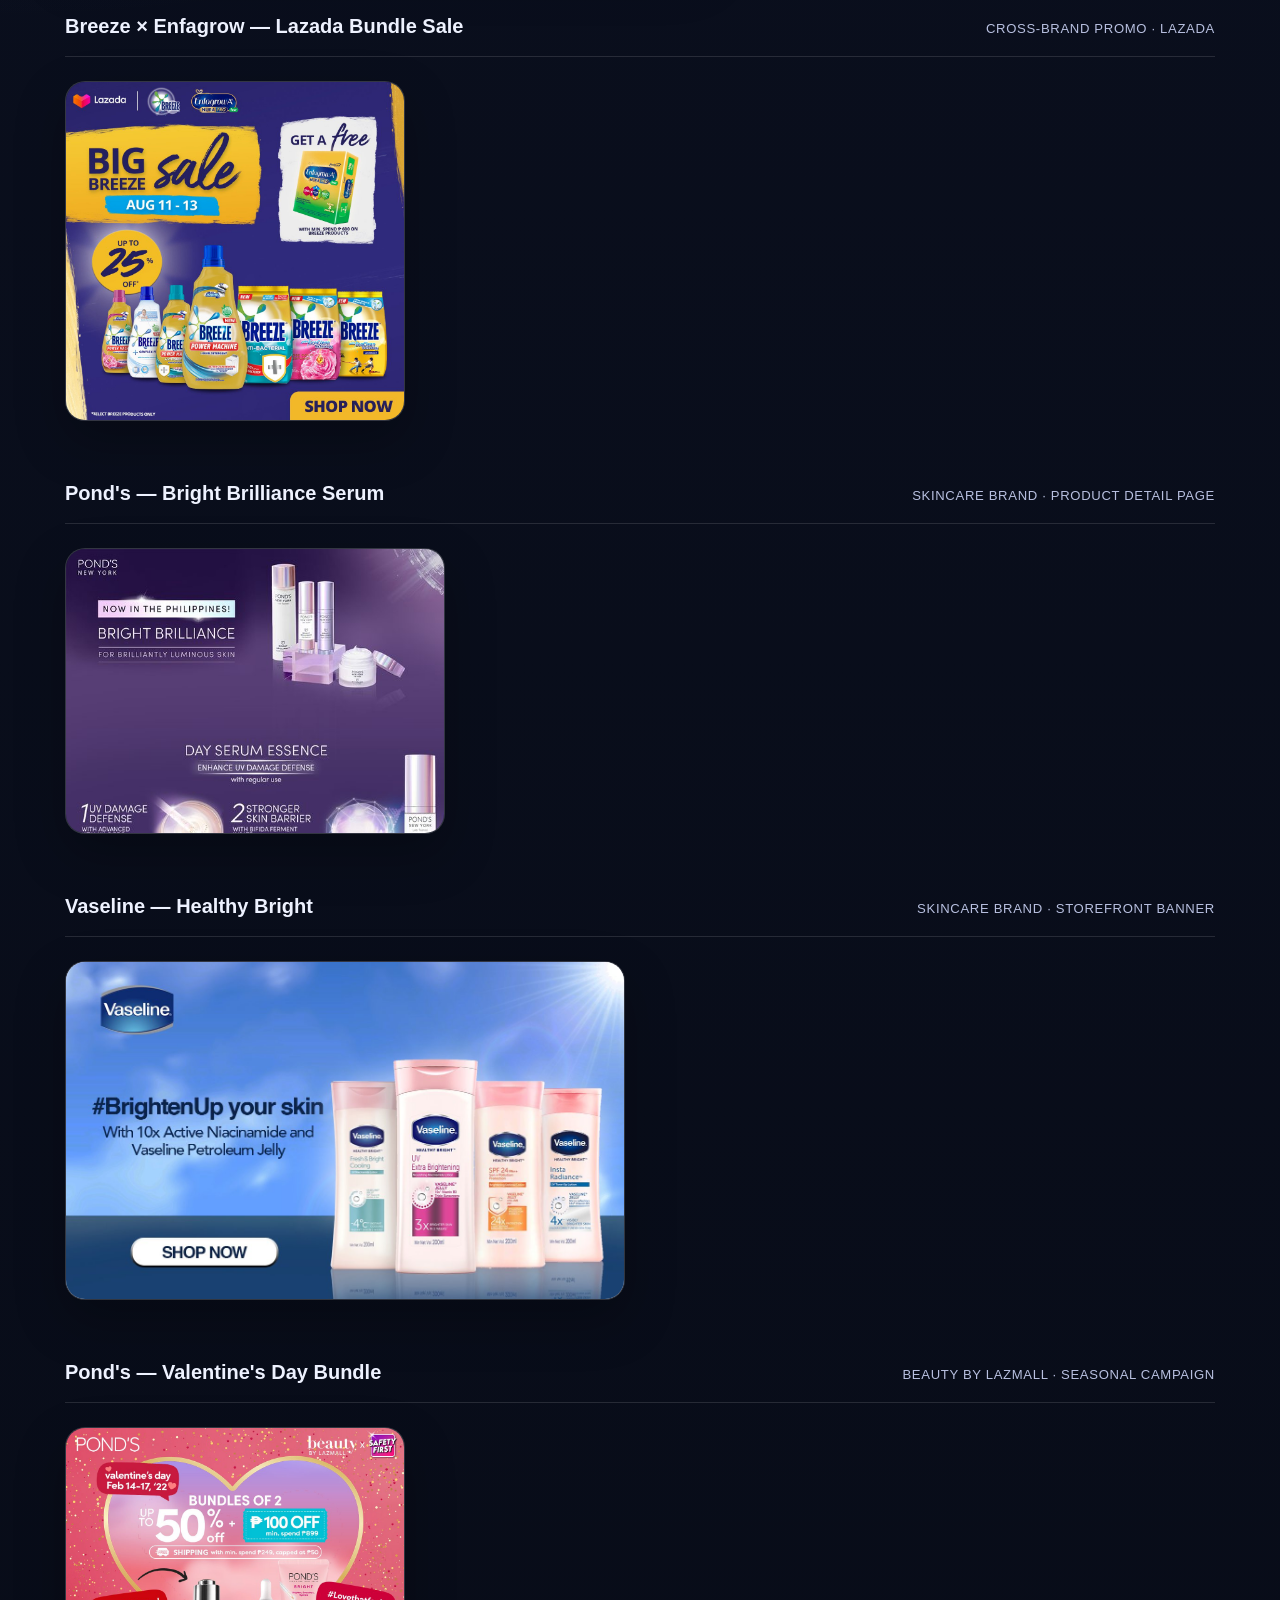
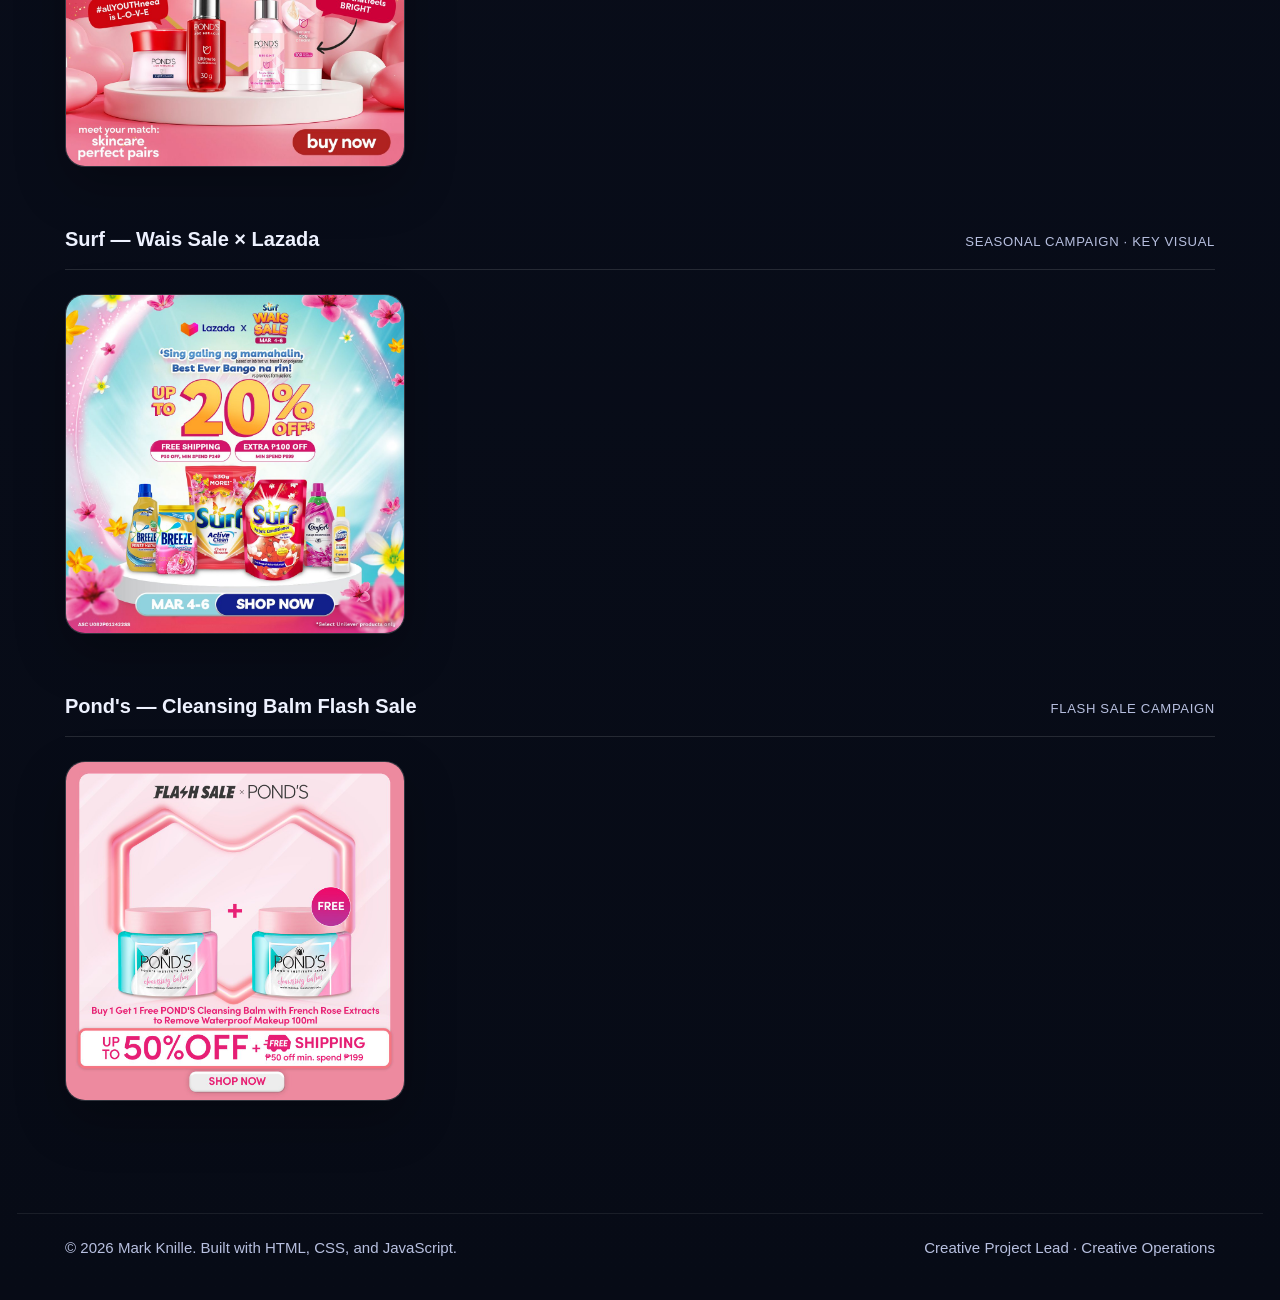
<file: ecommerce.html>
<!DOCTYPE html>
<html lang="en">
<head>
  <meta charset="UTF-8" />
  <meta name="viewport" content="width=device-width, initial-scale=1.0" />
  <title>E-commerce Design | Mark Knille</title>
  <meta
    name="description"
    content="Product-focused visuals, storefront graphics, and promotional creative built to support online retail and conversion-focused campaigns."
  />
  <link rel="stylesheet" href="styles.css?v=20261028" />
</head>
<body>
  <header class="site-header">
    <div class="container nav-wrap">
      <a href="index.html#home" class="logo">Mark<span>Knille</span></a>

      <button class="menu-btn" id="menuBtn" aria-label="Toggle navigation">Menu</button>

      <nav class="nav" id="navMenu">
        <a href="index.html#case-studies">Case Studies</a>
        <a href="index.html#approach">Approach</a>
        <a href="index.html#experience">Experience</a>
        <a href="index.html#work">Work</a>
        <a href="index.html#contact">Contact</a>
      </nav>
    </div>
  </header>

  <main>
    <section class="section subpage-hero">
      <div class="container">
        <a href="index.html#work" class="back-link">&larr; Back to Creative Work</a>
        <span class="eyebrow">Freelance Work</span>
        <h1 class="section-title">E-commerce Design</h1>
        <p class="section-copy">
          Product-focused visuals, storefront graphics, and promotional creative built to support online retail and conversion-focused campaigns.
        </p>
        <div id="galleryRoot"></div>
      </div>
    </section>
  </main>

  <footer class="site-footer">
    <div class="container footer-wrap">
      <p>© <span id="year"></span> Mark Knille. Built with HTML, CSS, and JavaScript.</p>
      <p>Creative Project Lead · Creative Operations</p>
    </div>
  </footer>

  <div class="lightbox" id="lightbox">
    <button class="lightbox-btn lightbox-close" id="lbClose" aria-label="Close">&times;</button>
    <button class="lightbox-btn lightbox-zoom" id="lbZoom" aria-label="Switch to full-size scroll view" title="Toggle zoom / scroll view">&#128269;</button>
    <button class="lightbox-btn lightbox-prev" id="lbPrev" aria-label="Previous image">&#8249;</button>
    <button class="lightbox-btn lightbox-next" id="lbNext" aria-label="Next image">&#8250;</button>
    <div class="lightbox-inner">
      <div class="lightbox-media" id="lbMedia">
        <img id="lbImg" alt="" />
      </div>
      <div class="lightbox-caption">
        <strong id="lbTitle"></strong>
        <span id="lbType"></span>
      </div>
    </div>
  </div>

  <script src="site.js?v=20261028"></script>
  <script src="gallery.js?v=20261028"></script>
  <script>
    const ECOMMERCE_RATIOS = {
      storyTall:  { aspect: '1080/1920', fit: 'cover',   basis: '260px', max: '300px' },
      square:     { aspect: '1/1',       fit: 'cover',   basis: '300px', max: '340px' },
      billboard:  { aspect: '4961/3508', fit: 'contain', basis: '560px', max: '640px' },
      infographicThumb: { aspect: '4/3', fit: 'cover', position: 'top', basis: '320px', max: '380px' },
      wideBanner: { aspect: '1200/725',  fit: 'contain', basis: '480px', max: '560px' }
    };

    const ECOMMERCE_GROUPS = [
      {
        name: "Unilever × LazMall — 11.11 Mega Sale", client: "Seasonal Campaign · IG Story",
        rows: [{ items: [
          { src: "images/ecommerce/unilever-1111-sale-ig-story.jpg", title: "Biggest Sale of the Year — Up to 50% Off", type: "IG Story · 1080×1920", preset: "storyTall" }
        ]}]
      },
      {
        name: "TRESemmé — Blonde Brilliance", client: "Hair Care Brand · Product Launch Ad",
        rows: [{ items: [
          { src: "images/ecommerce/tresemme-blonde-brilliance-ad.jpg", title: "Blonde Brilliance for Bleached Hair", type: "Product Launch Ad", preset: "billboard" }
        ]}]
      },
      {
        name: "Breeze × Enfagrow — Lazada Bundle Sale", client: "Cross-Brand Promo · Lazada",
        rows: [{ items: [
          { src: "images/ecommerce/breeze-enfagrow-bundle-sale.jpg", title: "Big Breeze Sale — Free Enfagrow Bundle", type: "Marketplace Campaign Ad · 1080×1080", preset: "square" }
        ]}]
      },
      {
        name: "Pond's — Bright Brilliance Serum", client: "Skincare Brand · Product Detail Page",
        rows: [{ items: [
          { src: "images/ecommerce/ponds-bright-brilliance-serum-guide.jpg", title: "Day & Night Serum — Usage Guide", type: "Product Detail Page · Infographic", preset: "infographicThumb" }
        ]}]
      },
      {
        name: "Vaseline — Healthy Bright", client: "Skincare Brand · Storefront Banner",
        rows: [{ items: [
          { src: "images/ecommerce/vaseline-healthy-bright-banner.jpg", title: "#BrightenUp Your Skin — Main Banner", type: "E-commerce Main Banner", preset: "wideBanner" }
        ]}]
      },
      {
        name: "Pond's — Valentine's Day Bundle", client: "Beauty by LazMall · Seasonal Campaign",
        rows: [{ items: [
          { src: "images/ecommerce/ponds-valentines-bundle.jpg", title: "Valentine's Bundles of 2 — Up to 50% Off", type: "Marketplace Campaign Ad · 1080×1080", preset: "square" }
        ]}]
      },
      {
        name: "Surf — Wais Sale × Lazada", client: "Seasonal Campaign · Key Visual",
        rows: [{ items: [
          { src: "images/ecommerce/surf-wais-sale-key-visual.jpg", title: "Surf Wais Sale — Key Visual", type: "Marketplace Campaign Ad · 1080×1080", preset: "square" }
        ]}]
      },
      {
        name: "Pond's — Cleansing Balm Flash Sale", client: "Flash Sale Campaign",
        rows: [{ items: [
          { src: "images/ecommerce/ponds-cleansing-balm-bogo.jpg", title: "Buy 1 Get 1 Free — Cleansing Balm", type: "Flash Sale Ad · 1200×1200", preset: "square" }
        ]}]
      }
    ];

    if (ECOMMERCE_GROUPS.length) {
      galleries.ecommerce = renderGallery('galleryRoot', ECOMMERCE_GROUPS, ECOMMERCE_RATIOS, 'ecommerce');
    } else {
      document.getElementById('galleryRoot').innerHTML = `
        <div class="card empty-state">
          <strong>E-commerce work is on its way.</strong>
          Product graphics and storefront design samples will be added here soon.
        </div>
      `;
    }
  </script>
</body>
</html>
</file>
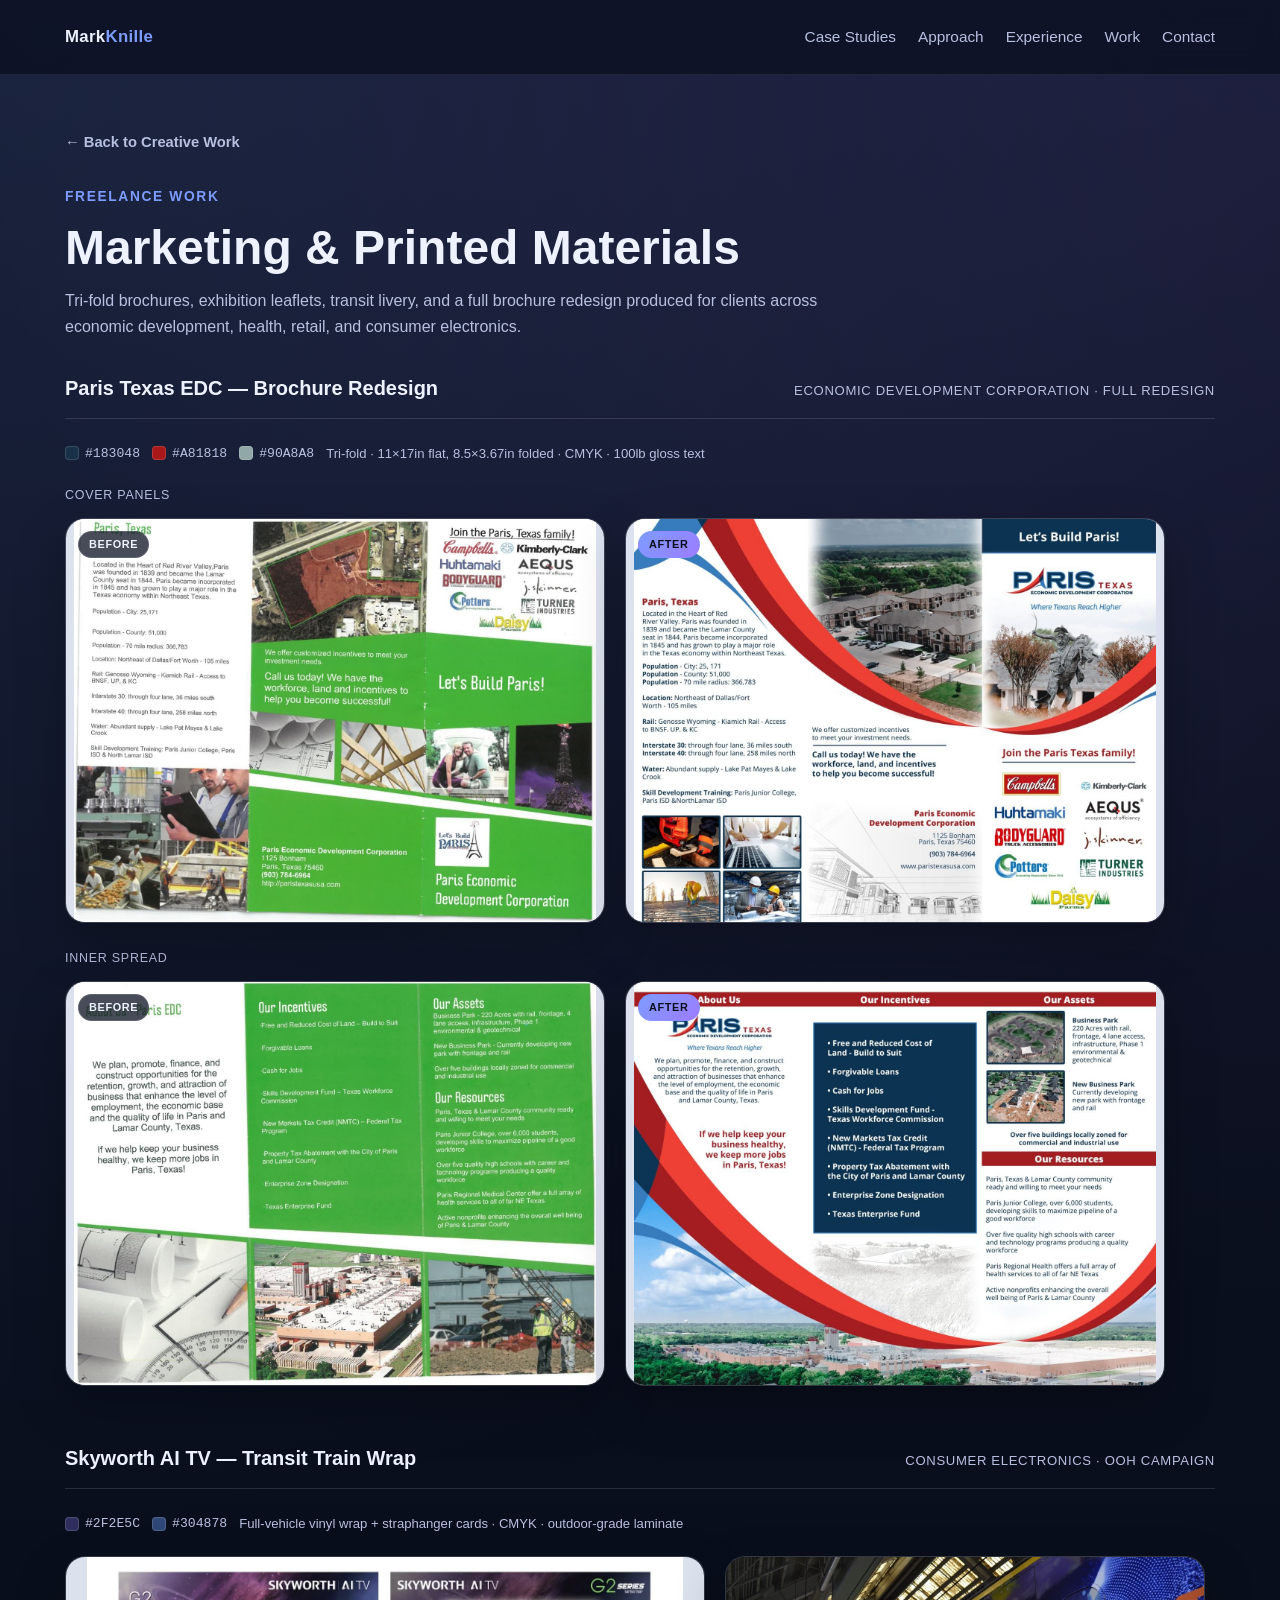
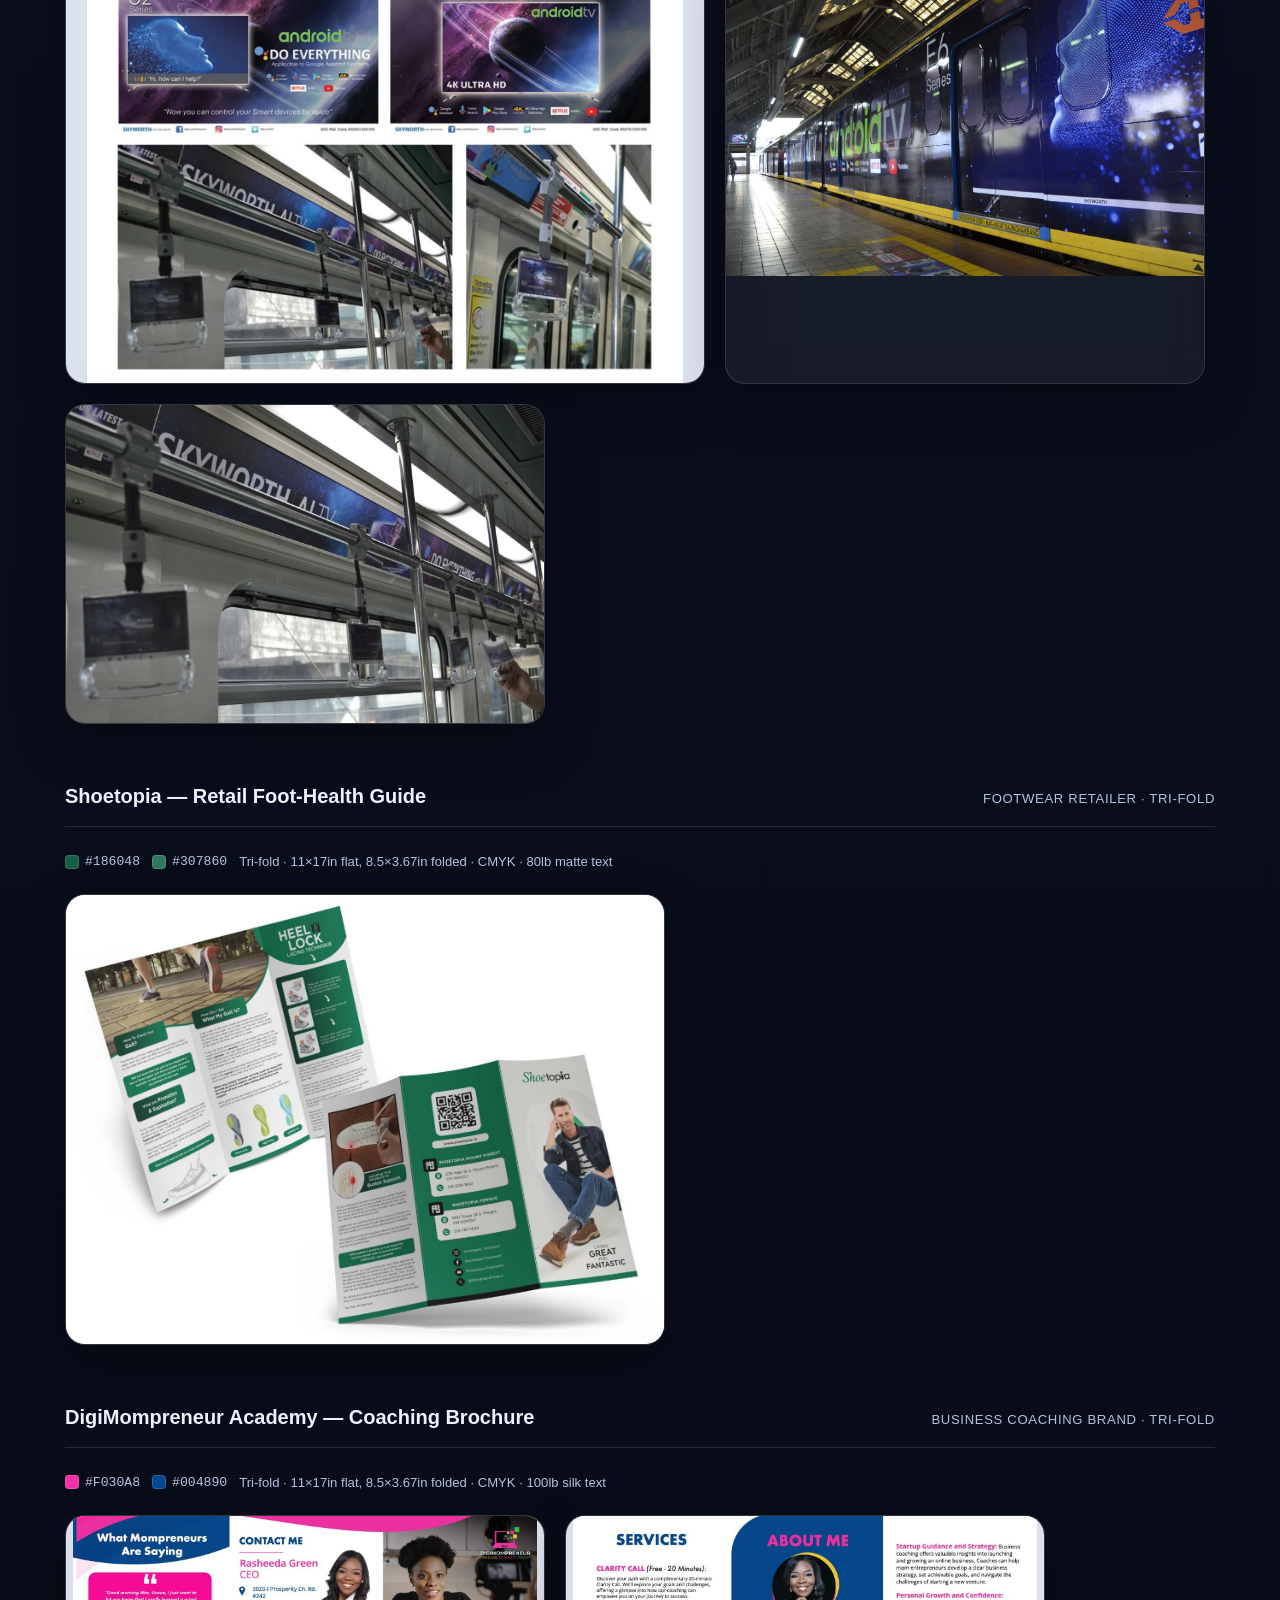
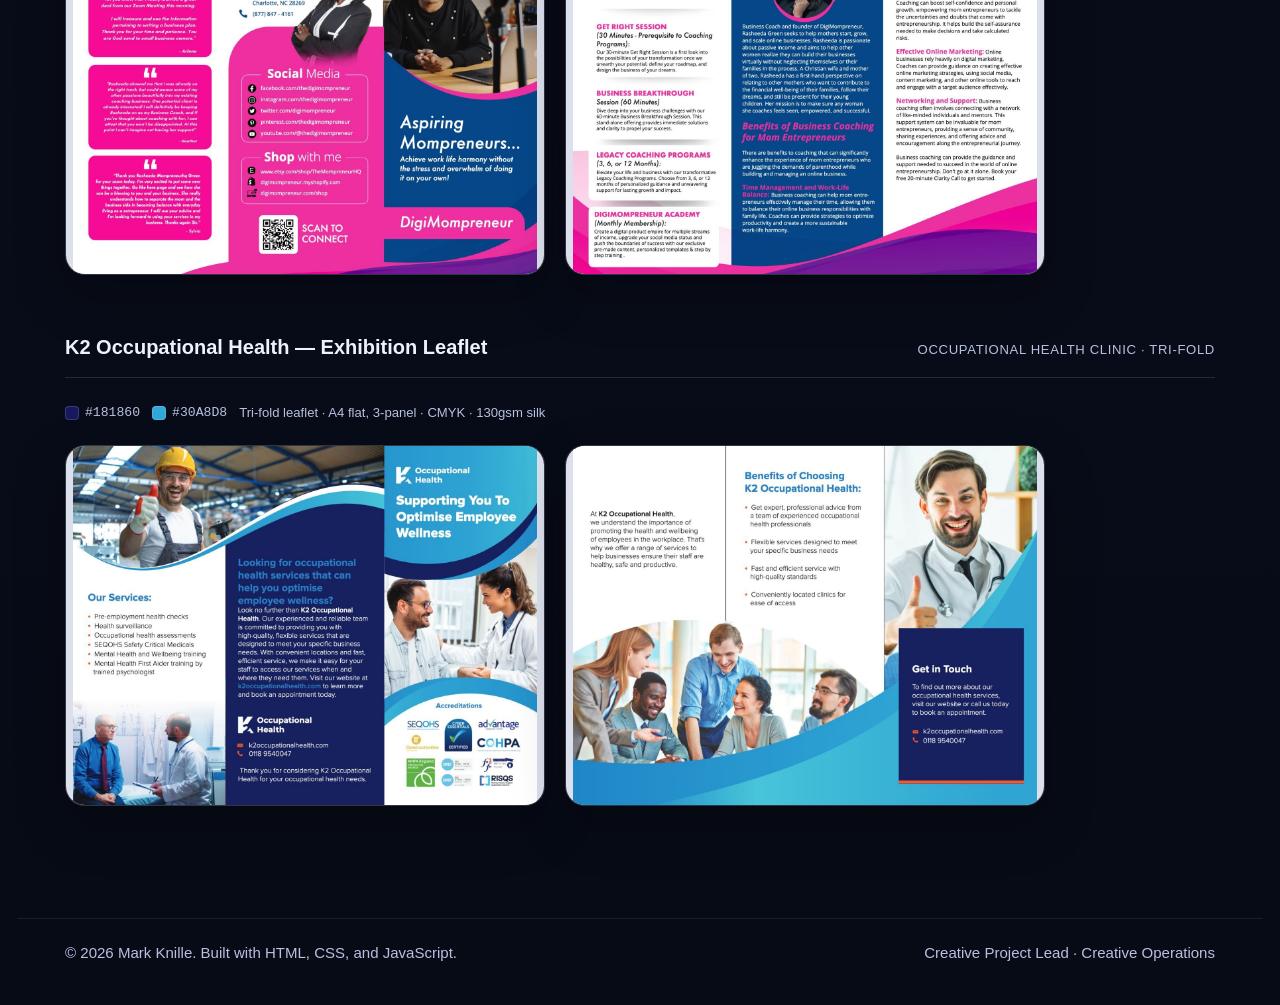
<file: marketing.html>
<!DOCTYPE html>
<html lang="en">
<head>
  <meta charset="UTF-8" />
  <meta name="viewport" content="width=device-width, initial-scale=1.0" />
  <title>Marketing & Printed Materials | Mark Knille</title>
  <meta
    name="description"
    content="Tri-fold brochures, exhibition leaflets, transit livery, and print design work by Mark Knille."
  />
  <link rel="stylesheet" href="styles.css?v=20261028" />
</head>
<body>
  <header class="site-header">
    <div class="container nav-wrap">
      <a href="index.html#home" class="logo">Mark<span>Knille</span></a>

      <button class="menu-btn" id="menuBtn" aria-label="Toggle navigation">Menu</button>

      <nav class="nav" id="navMenu">
        <a href="index.html#case-studies">Case Studies</a>
        <a href="index.html#approach">Approach</a>
        <a href="index.html#experience">Experience</a>
        <a href="index.html#work">Work</a>
        <a href="index.html#contact">Contact</a>
      </nav>
    </div>
  </header>

  <main>
    <section class="section subpage-hero">
      <div class="container">
        <a href="index.html#work" class="back-link">&larr; Back to Creative Work</a>
        <span class="eyebrow">Freelance Work</span>
        <h1 class="section-title">Marketing & Printed Materials</h1>
        <p class="section-copy">
          Tri-fold brochures, exhibition leaflets, transit livery, and a full brochure redesign produced for clients across economic development, health, retail, and consumer electronics.
        </p>
        <div id="galleryRoot"></div>
      </div>
    </section>
  </main>

  <footer class="site-footer">
    <div class="container footer-wrap">
      <p>© <span id="year"></span> Mark Knille. Built with HTML, CSS, and JavaScript.</p>
      <p>Creative Project Lead · Creative Operations</p>
    </div>
  </footer>

  <div class="lightbox" id="lightbox">
    <button class="lightbox-btn lightbox-close" id="lbClose" aria-label="Close">&times;</button>
    <button class="lightbox-btn lightbox-zoom" id="lbZoom" aria-label="Switch to full-size scroll view" title="Toggle zoom / scroll view">&#128269;</button>
    <button class="lightbox-btn lightbox-prev" id="lbPrev" aria-label="Previous image">&#8249;</button>
    <button class="lightbox-btn lightbox-next" id="lbNext" aria-label="Next image">&#8250;</button>
    <div class="lightbox-inner">
      <div class="lightbox-media" id="lbMedia">
        <img id="lbImg" alt="" />
      </div>
      <div class="lightbox-caption">
        <strong id="lbTitle"></strong>
        <span id="lbType"></span>
      </div>
    </div>
  </div>

  <script src="site.js?v=20261028"></script>
  <script src="gallery.js?v=20261028"></script>
  <script>
    const MARKETING_RATIOS = {
      parisPanel: { aspect: '4/3', fit: 'contain', basis: '460px', max: '540px' },
      livery:     { aspect: '3/2', fit: 'contain', basis: '560px', max: '640px' },
      wrap:       { aspect: '3/2', fit: 'cover',   basis: '420px', max: '480px' },
      guide:      { aspect: '4/3', fit: 'contain', basis: '520px', max: '600px' },
      panel:      { aspect: '4/3', fit: 'contain', basis: '420px', max: '480px' }
    };

    const MARKETING_GROUPS = [
      {
        name: "Paris Texas EDC — Brochure Redesign",
        client: "Economic Development Corporation · Full Redesign",
        meta: "Tri-fold · 11×17in flat, 8.5×3.67in folded · CMYK · 100lb gloss text",
        palette: ["#183048", "#A81818", "#90A8A8"],
        rows: [
          { label: "Cover Panels", items: [
            { src: "images/marketing/paris-texas-cover-before.jpg", title: "Cover Panels — Before", type: "Tri-Fold Brochure · Original", badge: "before", preset: "parisPanel" },
            { src: "images/marketing/paris-texas-cover-after.jpg", title: "Cover Panels — After", type: "Tri-Fold Brochure · Redesign", badge: "after", preset: "parisPanel" }
          ]},
          { label: "Inner Spread", items: [
            { src: "images/marketing/paris-texas-spread-before.jpg", title: "Inner Spread — Before", type: "Tri-Fold Brochure · Original", badge: "before", preset: "parisPanel" },
            { src: "images/marketing/paris-texas-spread-after.jpg", title: "Inner Spread — After", type: "Tri-Fold Brochure · Redesign", badge: "after", preset: "parisPanel" }
          ]}
        ]
      },
      {
        name: "Skyworth AI TV — Transit Train Wrap",
        client: "Consumer Electronics · OOH Campaign",
        meta: "Full-vehicle vinyl wrap + straphanger cards · CMYK · outdoor-grade laminate",
        palette: ["#2F2E5C", "#304878"],
        rows: [{ items: [
          { src: "images/marketing/skyworth-livery-concept.jpg", title: "Full Livery Concept — G2 & E6 Series", type: "Train Wrap Design", preset: "livery" },
          { src: "images/marketing/skyworth-g2-station.jpg", title: "G2 Series Wrap — Station Platform", type: "On-Site Photography", preset: "wrap" },
          { src: "images/marketing/skyworth-android-tv-car.jpg", title: "Android TV Wrap — Car Exterior", type: "On-Site Photography", preset: "wrap" }
        ]}]
      },
      {
        name: "Shoetopia — Retail Foot-Health Guide",
        client: "Footwear Retailer · Tri-Fold",
        meta: "Tri-fold · 11×17in flat, 8.5×3.67in folded · CMYK · 80lb matte text",
        palette: ["#186048", "#307860"],
        rows: [{ items: [
          { src: "images/marketing/shoetopia-trifold-mockup.jpg", title: "Heel Lock & Bunion Support Guide", type: "Tri-Fold Brochure · Mockup", preset: "guide" }
        ]}]
      },
      {
        name: "DigiMompreneur Academy — Coaching Brochure",
        client: "Business Coaching Brand · Tri-Fold",
        meta: "Tri-fold · 11×17in flat, 8.5×3.67in folded · CMYK · 100lb silk text",
        palette: ["#F030A8", "#004890"],
        rows: [{ items: [
          { src: "images/marketing/digimompreneur-cover-contact.jpg", title: "Cover, Testimonials & Contact", type: "Tri-Fold · Outer Panels", preset: "panel" },
          { src: "images/marketing/digimompreneur-services-about.jpg", title: "Services & About", type: "Tri-Fold · Inner Panels", preset: "panel" }
        ]}]
      },
      {
        name: "K2 Occupational Health — Exhibition Leaflet",
        client: "Occupational Health Clinic · Tri-Fold",
        meta: "Tri-fold leaflet · A4 flat, 3-panel · CMYK · 130gsm silk",
        palette: ["#181860", "#30A8D8"],
        rows: [{ items: [
          { src: "images/marketing/k2-services-contact.jpg", title: "Services & Contact", type: "Tri-Fold · Outer Panels", preset: "panel" },
          { src: "images/marketing/k2-benefits-about.jpg", title: "Benefits & About", type: "Tri-Fold · Inner Panels", preset: "panel" }
        ]}]
      }
    ];

    galleries.marketing = renderGallery('galleryRoot', MARKETING_GROUPS, MARKETING_RATIOS, 'marketing');
  </script>
</body>
</html>
</file>
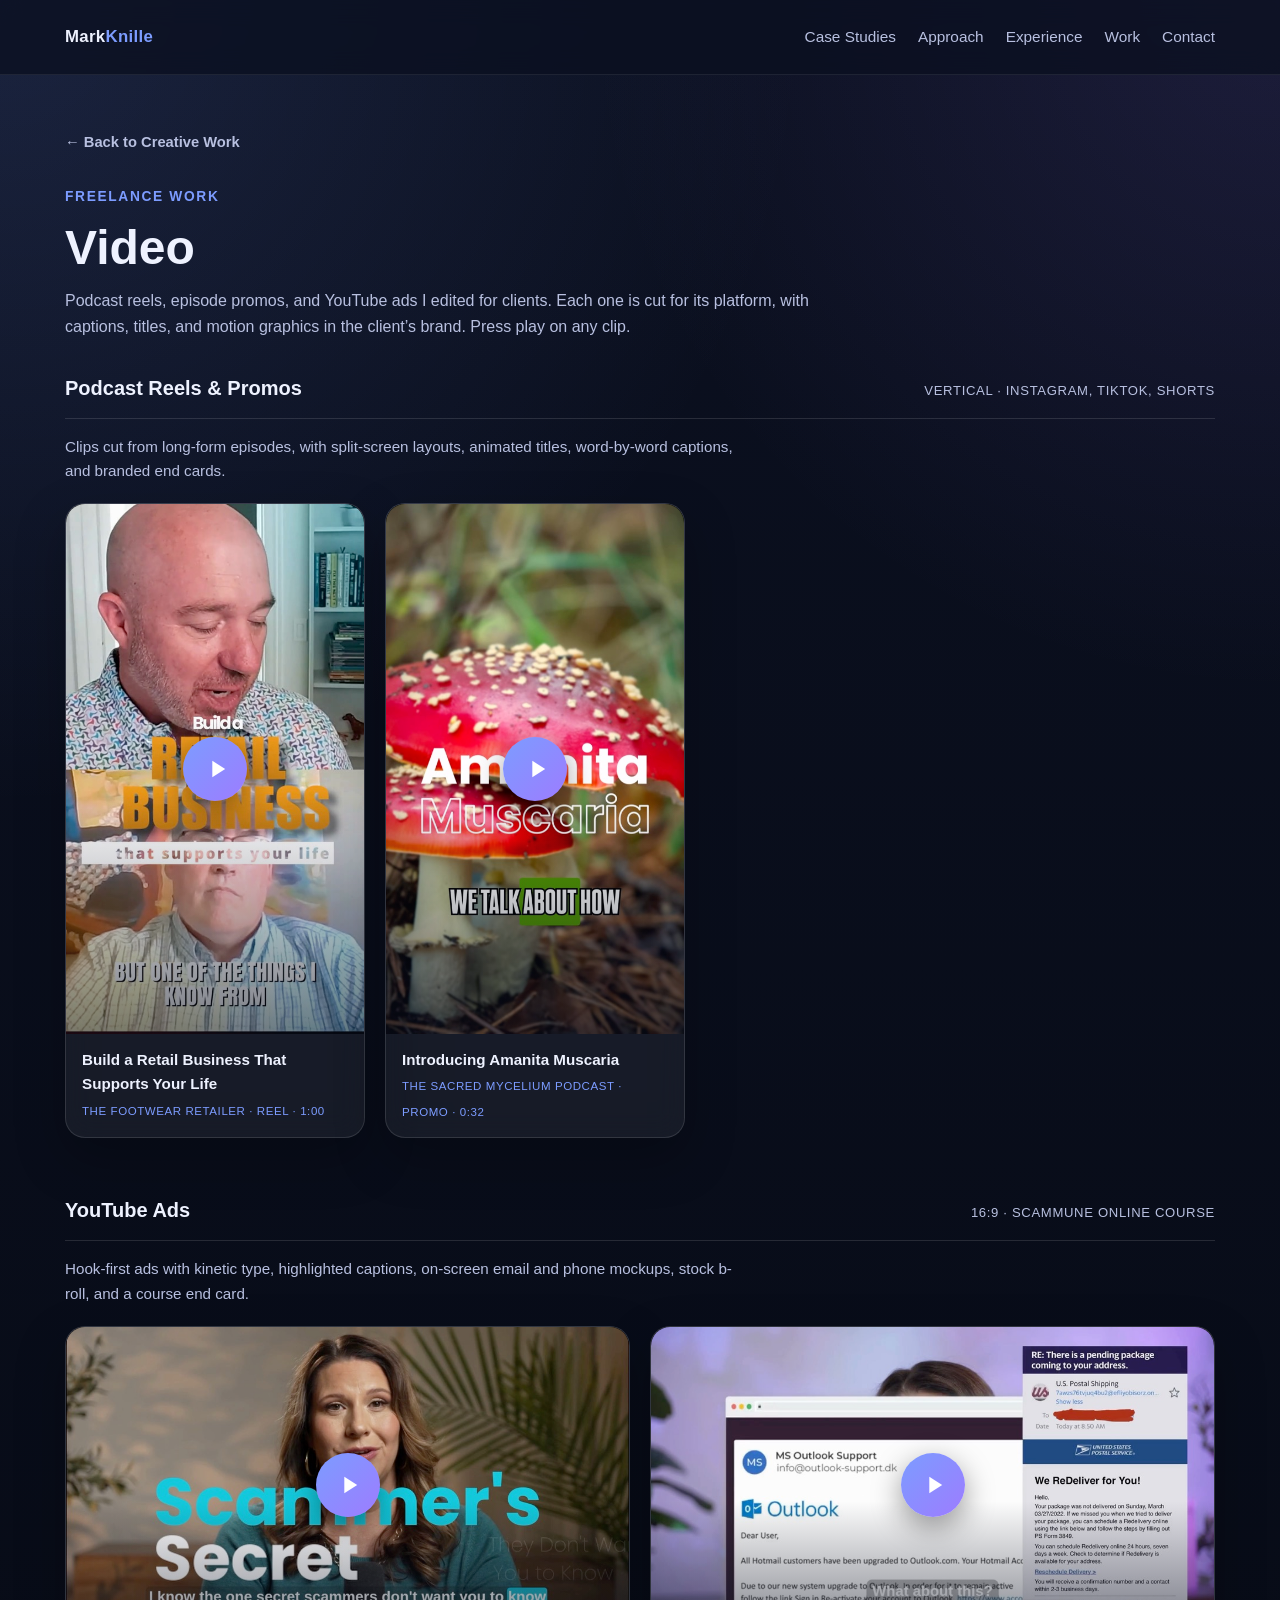
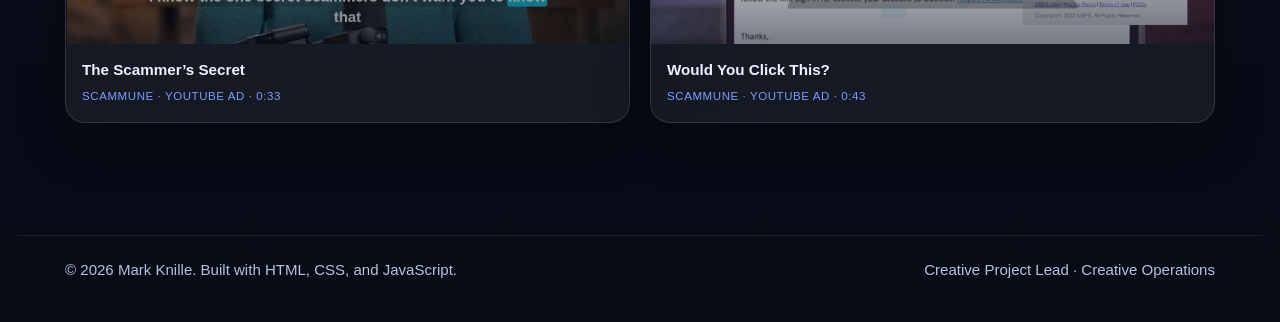
<file: video.html>
<!DOCTYPE html>
<html lang="en">
<head>
  <meta charset="UTF-8" />
  <meta name="viewport" content="width=device-width, initial-scale=1.0" />
  <title>Video | Mark Knille</title>
  <meta
    name="description"
    content="Video editing for podcasts and brands: vertical podcast reels, episode promos, and YouTube ads with captions, motion graphics, and b-roll."
  />
  <link rel="stylesheet" href="styles.css?v=20261028" />
</head>
<body>
  <header class="site-header">
    <div class="container nav-wrap">
      <a href="index.html#home" class="logo">Mark<span>Knille</span></a>

      <button class="menu-btn" id="menuBtn" aria-label="Toggle navigation">Menu</button>

      <nav class="nav" id="navMenu">
        <a href="index.html#case-studies">Case Studies</a>
        <a href="index.html#approach">Approach</a>
        <a href="index.html#experience">Experience</a>
        <a href="index.html#work">Work</a>
        <a href="index.html#contact">Contact</a>
      </nav>
    </div>
  </header>

  <main>
    <section class="section subpage-hero">
      <div class="container">
        <a href="index.html#work" class="back-link">&larr; Back to Creative Work</a>
        <span class="eyebrow">Freelance Work</span>
        <h1 class="section-title">Video</h1>
        <p class="section-copy">
          Podcast reels, episode promos, and YouTube ads I edited for clients. Each one is cut for its platform, with captions, titles, and motion graphics in the client’s brand. Press play on any clip.
        </p>
        <div id="videoRoot"></div>
      </div>
    </section>
  </main>

  <footer class="site-footer">
    <div class="container footer-wrap">
      <p>© <span id="year"></span> Mark Knille. Built with HTML, CSS, and JavaScript.</p>
      <p>Creative Project Lead · Creative Operations</p>
    </div>
  </footer>

  <script src="site.js?v=20261028"></script>
  <script src="video.js?v=20261028"></script>
  <script>
    const VIDEO_GROUPS = [
      {
        name: "Podcast Reels & Promos", client: "Vertical · Instagram, TikTok, Shorts", orientation: "vertical",
        notes: "Clips cut from long-form episodes, with split-screen layouts, animated titles, word-by-word captions, and branded end cards.",
        clips: [
          { id: "tfr-build-retail-business", title: "Build a Retail Business That Supports Your Life", type: "The Footwear Retailer · Reel · 1:00" },
          { id: "smp-amanita-promo", title: "Introducing Amanita Muscaria", type: "The Sacred Mycelium Podcast · Promo · 0:32" }
        ]
      },
      {
        name: "YouTube Ads", client: "16:9 · Scammune online course", orientation: "horizontal",
        notes: "Hook-first ads with kinetic type, highlighted captions, on-screen email and phone mockups, stock b-roll, and a course end card.",
        clips: [
          { id: "scammune-scammers-secret", title: "The Scammer’s Secret", type: "Scammune · YouTube Ad · 0:33" },
          { id: "scammune-would-you-click", title: "Would You Click This?", type: "Scammune · YouTube Ad · 0:43" }
        ]
      }
    ];

    renderVideoGroups('videoRoot', VIDEO_GROUPS);
  </script>
</body>
</html>
</file>
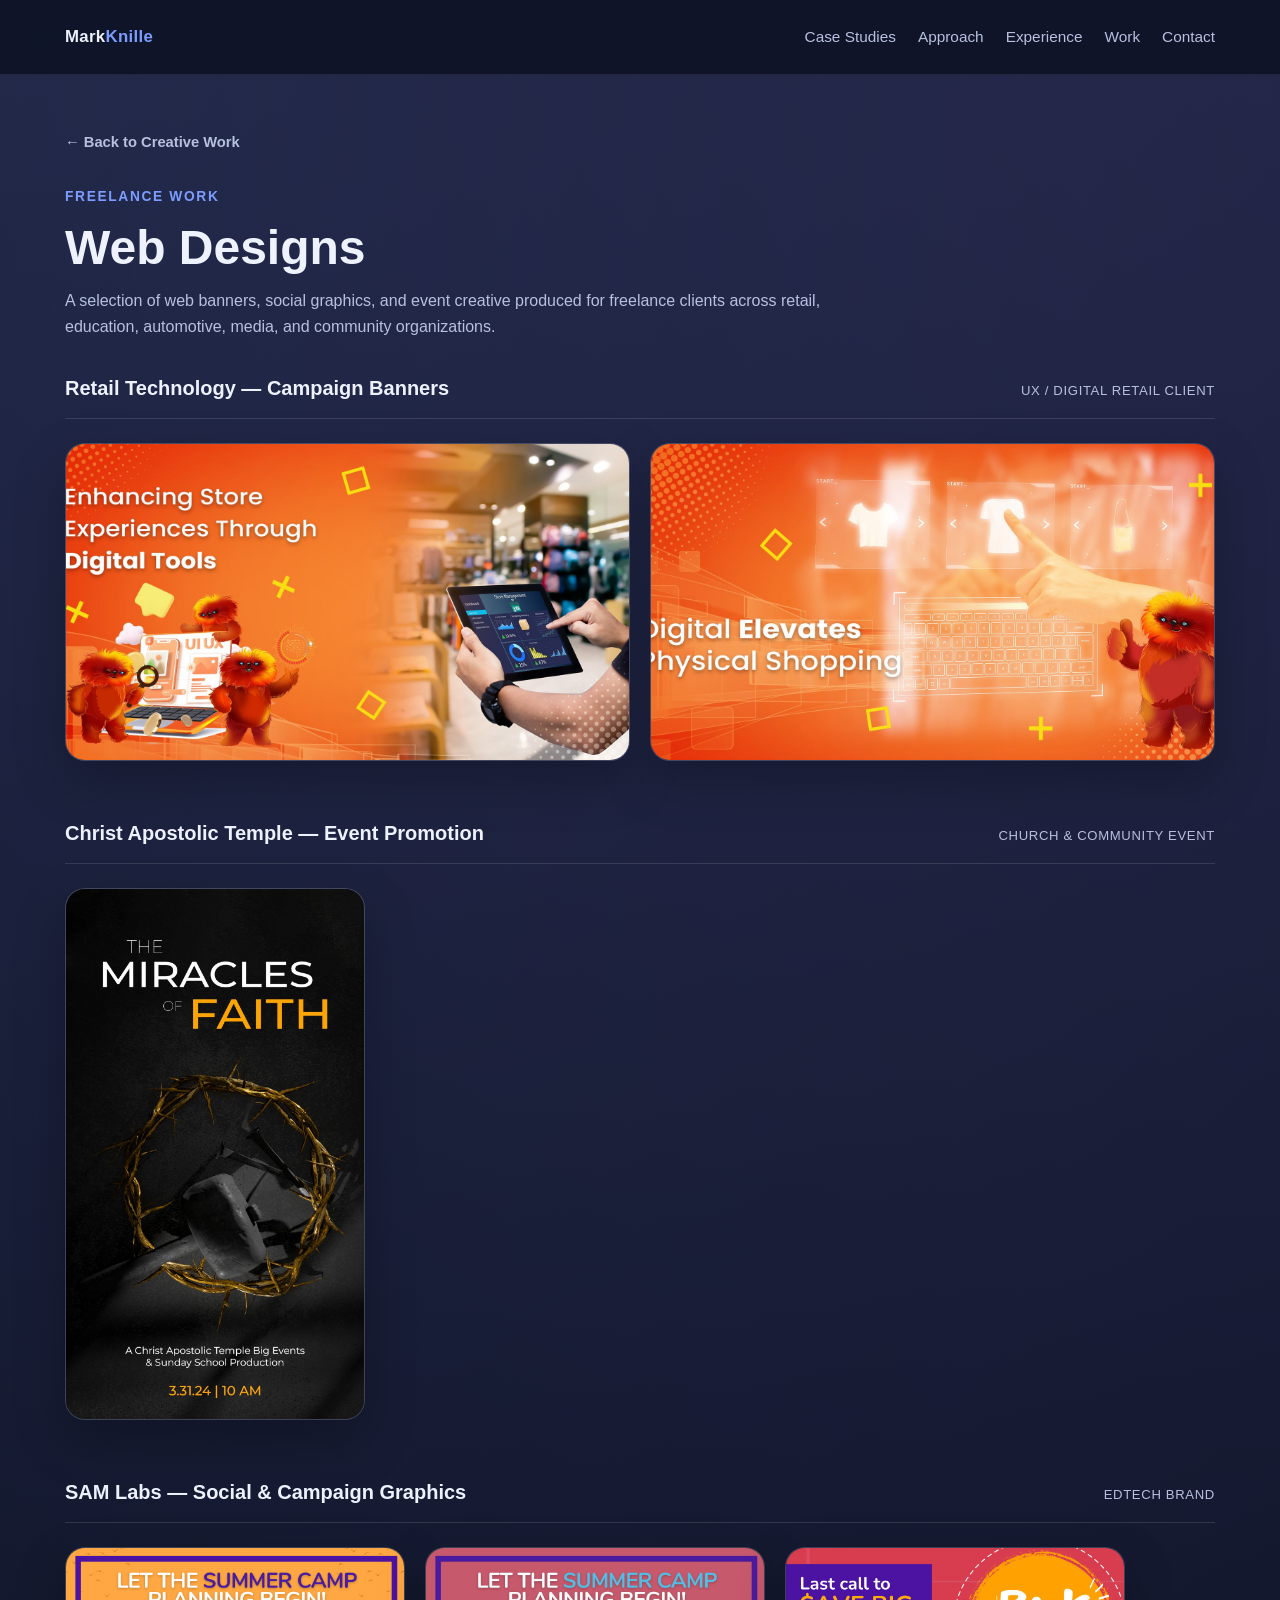
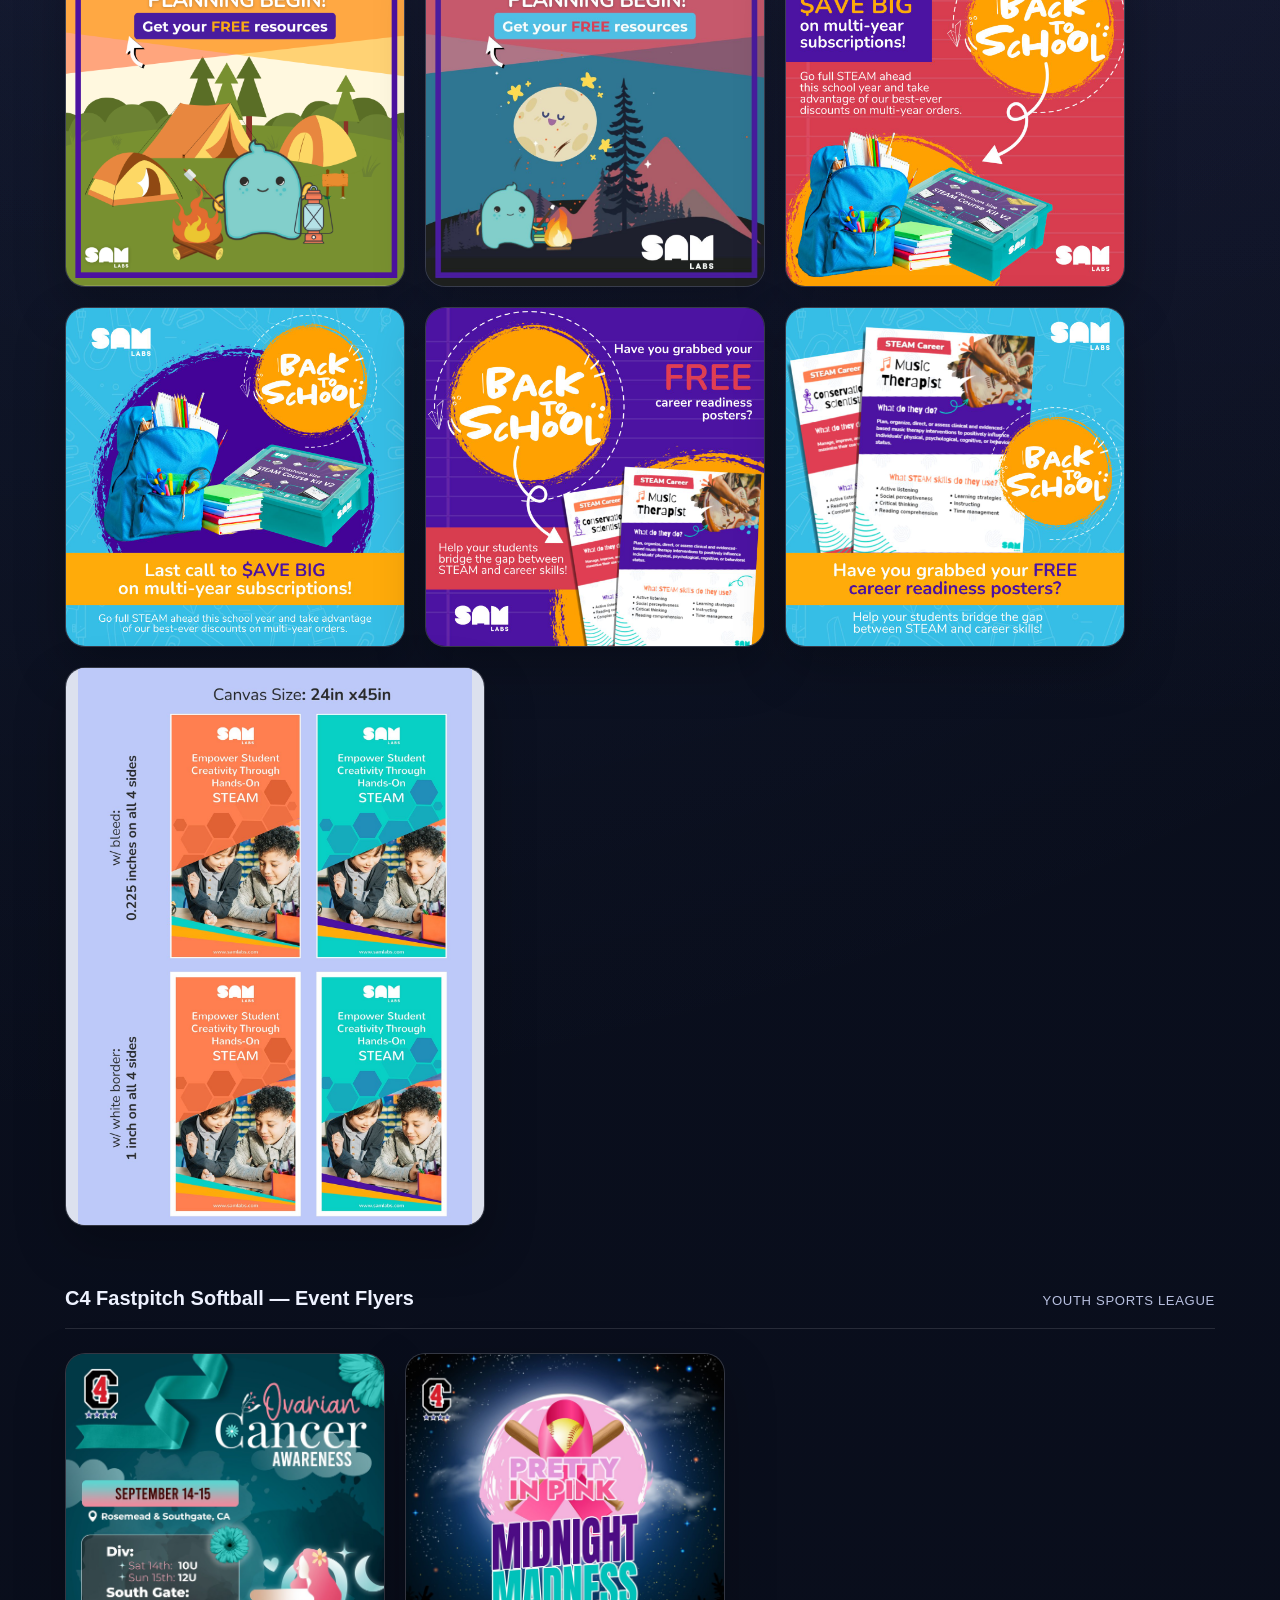
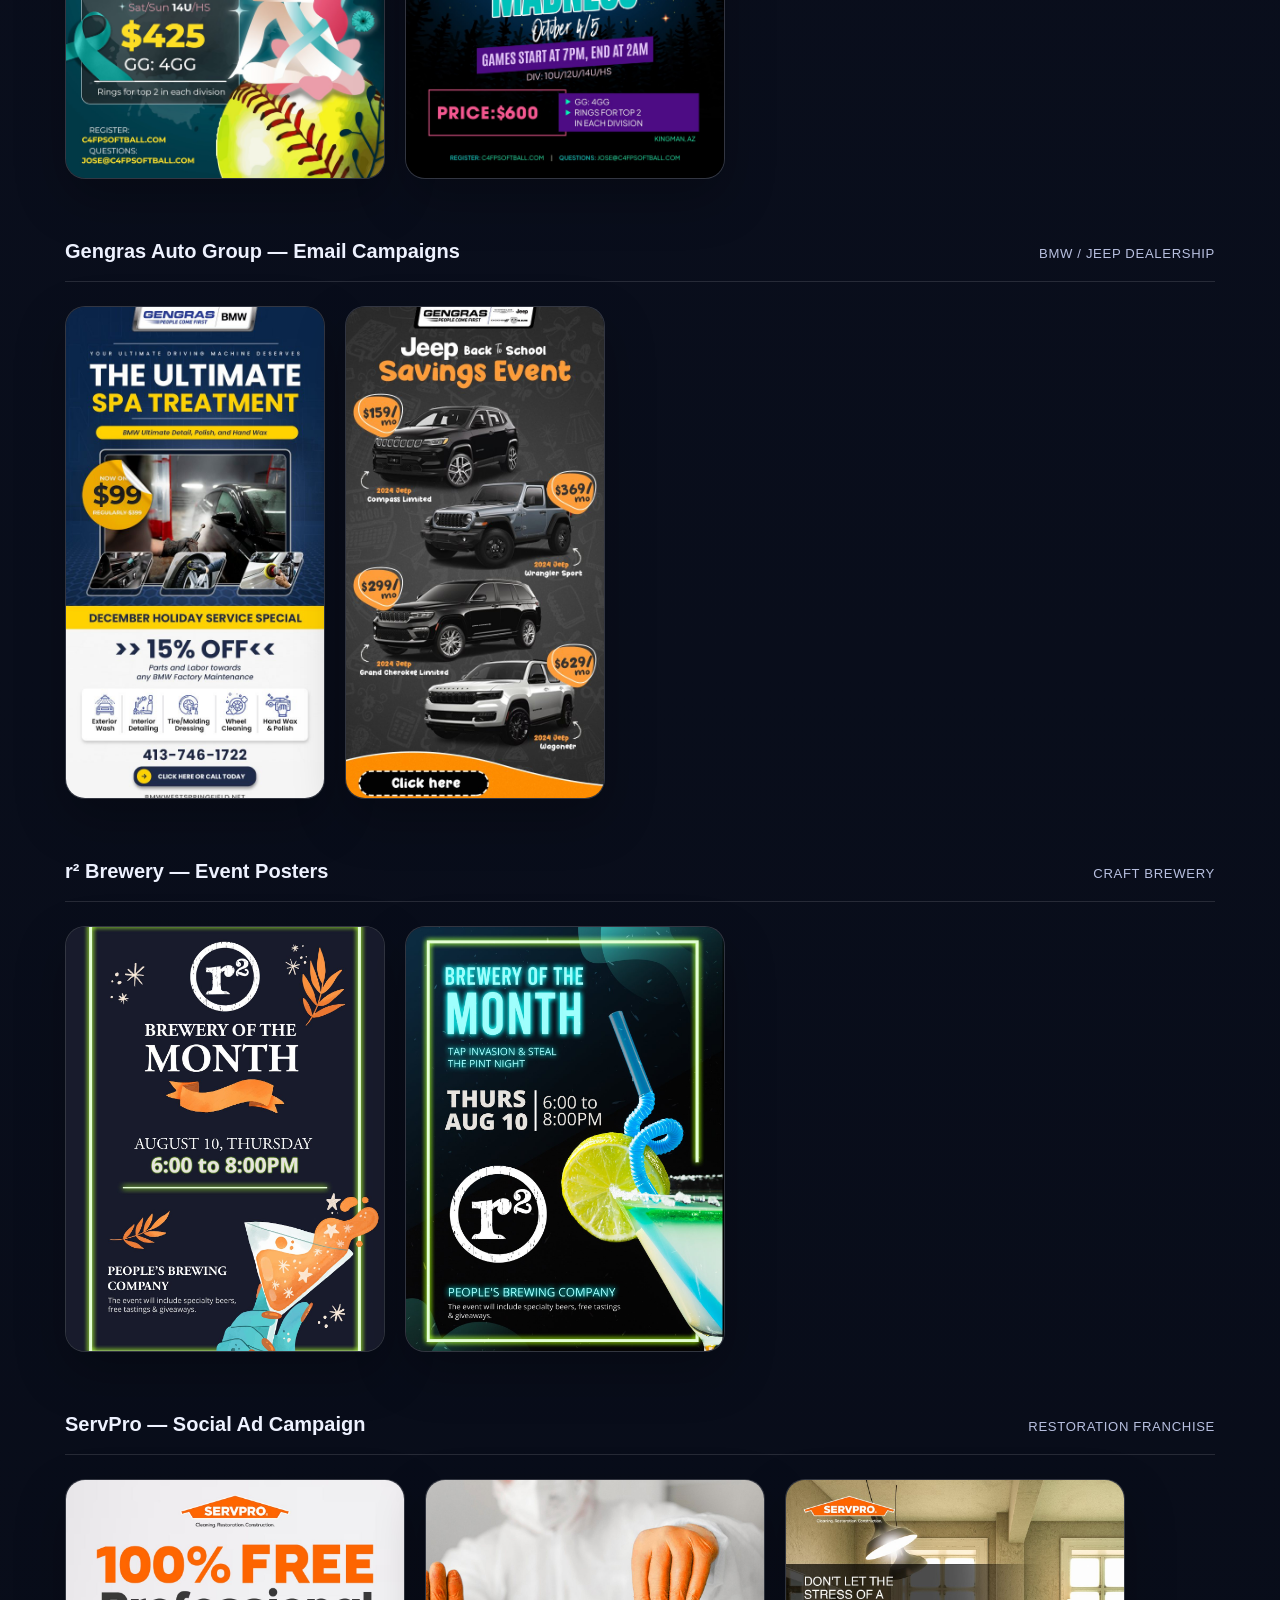
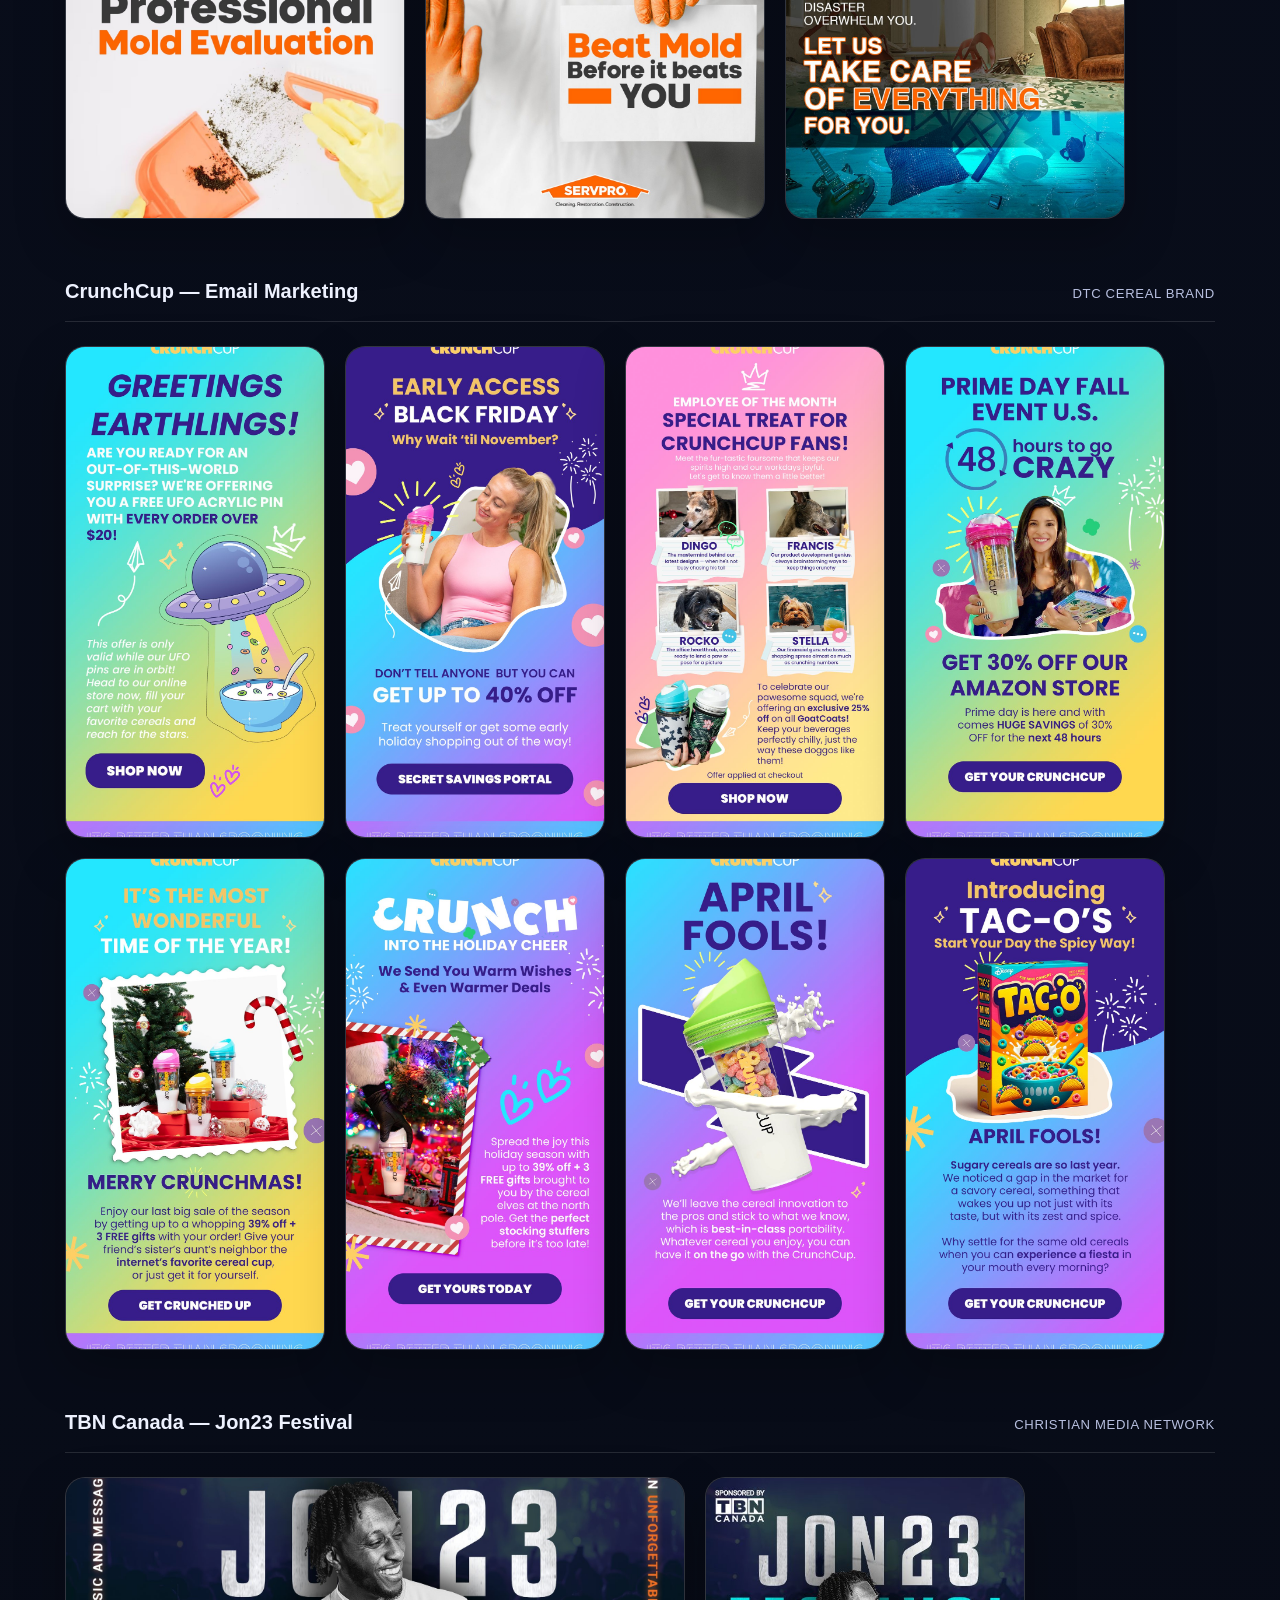
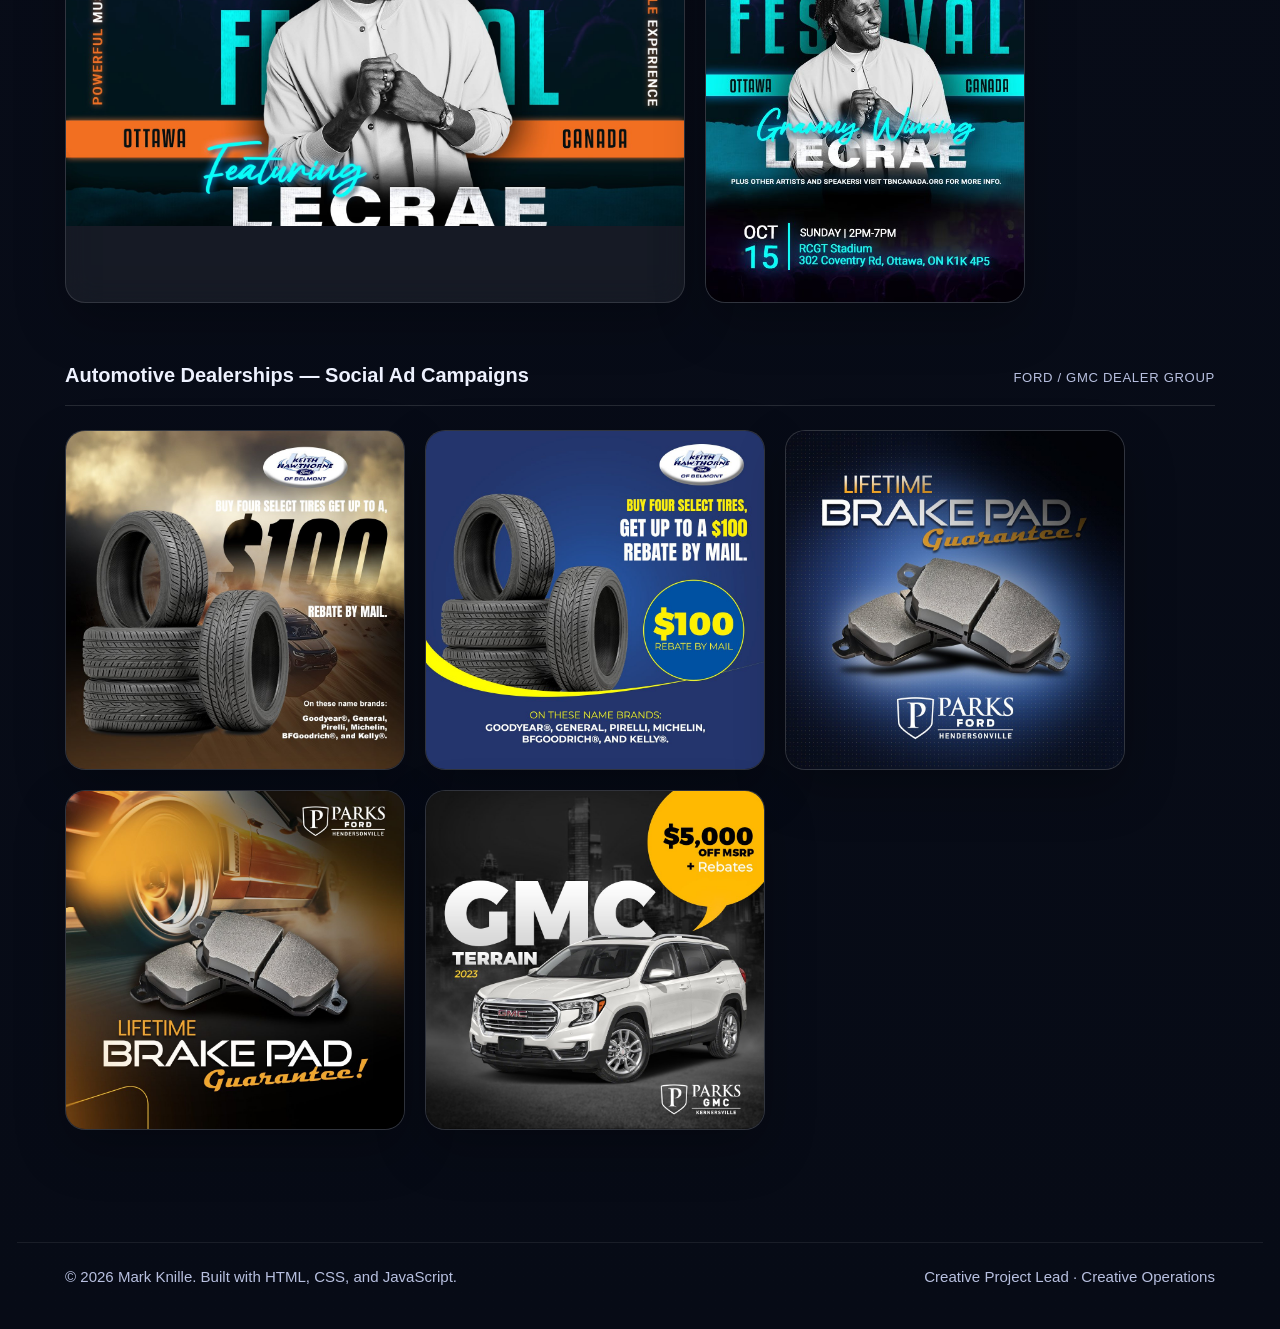
<file: web-designs.html>
<!DOCTYPE html>
<html lang="en">
<head>
  <meta charset="UTF-8" />
  <meta name="viewport" content="width=device-width, initial-scale=1.0" />
  <title>Web Designs | Mark Knille</title>
  <meta
    name="description"
    content="Web banners, social ads, and email graphics produced for freelance clients across retail, education, automotive, media, and community organizations."
  />
  <link rel="stylesheet" href="styles.css?v=20261028" />
</head>
<body>
  <header class="site-header">
    <div class="container nav-wrap">
      <a href="index.html#home" class="logo">Mark<span>Knille</span></a>

      <button class="menu-btn" id="menuBtn" aria-label="Toggle navigation">Menu</button>

      <nav class="nav" id="navMenu">
        <a href="index.html#case-studies">Case Studies</a>
        <a href="index.html#approach">Approach</a>
        <a href="index.html#experience">Experience</a>
        <a href="index.html#work">Work</a>
        <a href="index.html#contact">Contact</a>
      </nav>
    </div>
  </header>

  <main>
    <section class="section subpage-hero">
      <div class="container">
        <a href="index.html#work" class="back-link">&larr; Back to Creative Work</a>
        <span class="eyebrow">Freelance Work</span>
        <h1 class="section-title">Web Designs</h1>
        <p class="section-copy">
          A selection of web banners, social graphics, and event creative produced for freelance clients across retail, education, automotive, media, and community organizations.
        </p>
        <div id="galleryRoot"></div>
      </div>
    </section>
  </main>

  <footer class="site-footer">
    <div class="container footer-wrap">
      <p>© <span id="year"></span> Mark Knille. Built with HTML, CSS, and JavaScript.</p>
      <p>Creative Project Lead · Creative Operations</p>
    </div>
  </footer>

  <div class="lightbox" id="lightbox">
    <button class="lightbox-btn lightbox-close" id="lbClose" aria-label="Close">&times;</button>
    <button class="lightbox-btn lightbox-zoom" id="lbZoom" aria-label="Switch to full-size scroll view" title="Toggle zoom / scroll view">&#128269;</button>
    <button class="lightbox-btn lightbox-prev" id="lbPrev" aria-label="Previous image">&#8249;</button>
    <button class="lightbox-btn lightbox-next" id="lbNext" aria-label="Next image">&#8250;</button>
    <div class="lightbox-inner">
      <div class="lightbox-media" id="lbMedia">
        <img id="lbImg" alt="" />
      </div>
      <div class="lightbox-caption">
        <strong id="lbTitle"></strong>
        <span id="lbType"></span>
      </div>
    </div>
  </div>

  <script src="site.js?v=20261028"></script>
  <script src="gallery.js?v=20261028"></script>
  <script>
    const WEB_DESIGN_RATIOS = {
      wide:     { aspect: '16/9', fit: 'cover',   basis: '540px', max: '620px' },
      square:   { aspect: '1/1',  fit: 'cover',   basis: '300px', max: '340px' },
      tall:     { aspect: '9/16', fit: 'cover',   basis: '240px', max: '300px' },
      spec:     { aspect: '3/4',  fit: 'contain', basis: '380px', max: '420px' },
      portrait: { aspect: '3/4',  fit: 'cover',   basis: '280px', max: '320px' },
      email:    { aspect: '10/19', fit: 'cover',  basis: '220px', max: '260px' }
    };

    const WEB_DESIGN_GROUPS = [
      {
        name: "Retail Technology — Campaign Banners", client: "UX / Digital Retail Client",
        rows: [{ items: [
          { src: "images/web-designs/Enhancing Store Experiences Through Digital Tools.jpg", title: "Enhancing Store Experiences Through Digital Tools", type: "Web Banner · 2000×1120", preset: "wide" },
          { src: "images/web-designs/Digital Elevates Physical Shopping.jpg", title: "Digital Elevates Physical Shopping", type: "Web Banner · 2000×1120", preset: "wide" }
        ]}]
      },
      {
        name: "Christ Apostolic Temple — Event Promotion", client: "Church & Community Event",
        rows: [{ items: [
          { src: "images/web-designs/1080x1920_Black.jpg", title: "The Miracles of Faith", type: "Story Poster · 1080×1920", preset: "tall" }
        ]}]
      },
      {
        name: "SAM Labs — Social & Campaign Graphics", client: "EdTech Brand",
        rows: [{ items: [
          { src: "images/web-designs/2.png", title: "Summer Camp Planning — Day", type: "Social Ad · Variant A", preset: "square" },
          { src: "images/web-designs/3.jpg", title: "Summer Camp Planning — Night", type: "Social Ad · Variant B", preset: "square" },
          { src: "images/web-designs/graphic1_opt1.jpg", title: "Back to School — Save Big", type: "Social Ad · Variant A", preset: "square" },
          { src: "images/web-designs/graphic1_opt2.jpg", title: "Back to School — Save Big", type: "Social Ad · Variant B", preset: "square" },
          { src: "images/web-designs/graphic2_opt1.jpg", title: "Career Readiness Posters", type: "Social Ad · Variant A", preset: "square" },
          { src: "images/web-designs/graphic2_opt2.jpg", title: "Career Readiness Posters", type: "Social Ad · Variant B", preset: "square" },
          { src: "images/web-designs/Presentation.jpg", title: "Empower Student Creativity — Pull-Up Banner", type: "Print Banner · 24in × 45in", preset: "spec" }
        ]}]
      },
      {
        name: "C4 Fastpitch Softball — Event Flyers", client: "Youth Sports League",
        rows: [{ items: [
          { src: "images/web-designs/C4 2024 Ovarian Cancer Awareness_188525.jpg", title: "Ovarian Cancer Awareness Tournament", type: "Event Flyer · Portrait", preset: "portrait" },
          { src: "images/web-designs/C4 2024 Pretty in Pink Midnight Madness.jpg", title: "Pretty in Pink — Midnight Madness", type: "Event Flyer · Portrait", preset: "portrait" }
        ]}]
      },
      {
        name: "Gengras Auto Group — Email Campaigns", client: "BMW / Jeep Dealership",
        rows: [{ items: [
          { src: "images/web-designs/BMW Spa Graphic_161694.jpg", title: "BMW Ultimate Spa Treatment", type: "Email Graphic", preset: "email" },
          { src: "images/web-designs/CDJ B2S_190470.jpg", title: "Jeep Back to School Savings Event", type: "Email Graphic", preset: "email" }
        ]}]
      },
      {
        name: "r² Brewery — Event Posters", client: "Craft Brewery",
        rows: [{ items: [
          { src: "images/web-designs/Opt 2_24x36.jpg", title: "Brewery of the Month — Option A", type: "Event Poster · Variant A", preset: "portrait" },
          { src: "images/web-designs/Opt 1_24x36.jpg", title: "Brewery of the Month — Option B", type: "Event Poster · Variant B", preset: "portrait" }
        ]}]
      },
      {
        name: "ServPro — Social Ad Campaign", client: "Restoration Franchise",
        rows: [{ items: [
          { src: "images/web-designs/3-d91a1469.jpg", title: "Free Professional Mold Evaluation", type: "Social Ad", preset: "square" },
          { src: "images/web-designs/5.jpg", title: "Beat Mold Before It Beats You", type: "Social Ad", preset: "square" },
          { src: "images/web-designs/2.jpg", title: "Water Damage Restoration", type: "Social Ad", preset: "square" }
        ]}]
      },
      {
        name: "CrunchCup — Email Marketing", client: "DTC Cereal Brand",
        rows: [{ items: [
          { src: "images/web-designs/Email 4.jpg", title: "Greetings Earthlings — UFO Pin Offer", type: "Email Graphic", preset: "email" },
          { src: "images/web-designs/Email 1.jpg", title: "Early Access Black Friday", type: "Email Graphic", preset: "email" },
          { src: "images/web-designs/Email 5.jpg", title: "Employee of the Month", type: "Email Graphic", preset: "email" },
          { src: "images/web-designs/Email 3B.jpg", title: "Prime Day Fall Event", type: "Email Graphic", preset: "email" },
          { src: "images/web-designs/Email 1-b8fda136.jpg", title: "Merry Crunchmas", type: "Email Graphic", preset: "email" },
          { src: "images/web-designs/Email 2.jpg", title: "Crunch Into the Holiday Cheer", type: "Email Graphic", preset: "email" },
          { src: "images/web-designs/April Fools.jpg", title: "April Fools — Reveal", type: "Email Graphic", preset: "email" },
          { src: "images/web-designs/Tac-Os.jpg", title: "April Fools — Introducing Tac-O's", type: "Email Graphic", preset: "email" }
        ]}]
      },
      {
        name: "TBN Canada — Jon23 Festival", client: "Christian Media Network",
        rows: [{ items: [
          { src: "images/web-designs/Front.jpg", title: "Jon23 Festival ft. Lecrae", type: "Event Graphic · Landscape", preset: "wide" },
          { src: "images/web-designs/ccm_event_poster.jpg", title: "Jon23 Festival — Event Poster", type: "Event Poster · Portrait", preset: "portrait" }
        ]}]
      },
      {
        name: "Automotive Dealerships — Social Ad Campaigns", client: "Ford / GMC Dealer Group",
        rows: [{ items: [
          { src: "images/web-designs/Ad 3.jpg", title: "Tire Rebate — Photo Variant", type: "Social Ad · Keith Hawthorne Ford", preset: "square" },
          { src: "images/web-designs/Ad 2.jpg", title: "Tire Rebate — Flat Variant", type: "Social Ad · Keith Hawthorne Ford", preset: "square" },
          { src: "images/web-designs/Opt 2.jpg", title: "Lifetime Brake Pad Guarantee — Flat", type: "Social Ad · Parks Ford", preset: "square" },
          { src: "images/web-designs/Opt 1.jpg", title: "Lifetime Brake Pad Guarantee — Photo", type: "Social Ad · Parks Ford", preset: "square" },
          { src: "images/web-designs/Ad 2_1080x1080.jpg", title: "2023 GMC Terrain Offer", type: "Social Ad · Parks GMC", preset: "square" }
        ]}]
      }
    ];

    galleries.webDesigns = renderGallery('galleryRoot', WEB_DESIGN_GROUPS, WEB_DESIGN_RATIOS, 'webDesigns');
  </script>
</body>
</html>
</file>
<file: styles.css>
:root {
      --bg: #0b1020;
      --bg-2: #121936;
      --card: rgba(255, 255, 255, 0.06);
      --line: rgba(255, 255, 255, 0.12);
      --text: #eef2ff;
      --muted: #b8c0e0;
      --accent: #7c9cff;
      --accent-2: #9d7cff;
      --shadow: 0 20px 50px rgba(0, 0, 0, 0.25);
      --radius: 20px;
      --max: 1150px;
      --gutter: clamp(20px, 5vw, 48px);
    }

    * { box-sizing: border-box; margin: 0; padding: 0; }
    html { scroll-behavior: smooth; }

    body {
      font-family: Inter, Arial, Helvetica, sans-serif;
      background:
        radial-gradient(circle at top left, rgba(124, 156, 255, 0.14), transparent 35%),
        radial-gradient(circle at top right, rgba(157, 124, 255, 0.12), transparent 30%),
        linear-gradient(180deg, var(--bg), #070b16 100%);
      color: var(--text);
      line-height: 1.6;
    }

    img { max-width: 100%; display: block; }
    a { text-decoration: none; color: inherit; }
    button, input, textarea { font: inherit; }

    .container {
      width: 100%;
      max-width: calc(var(--max) + 2 * var(--gutter));
      padding-inline: var(--gutter);
      margin: 0 auto;
    }

    .section { padding: 84px 0; }

    .eyebrow {
      display: inline-block;
      color: var(--accent);
      font-size: 0.86rem;
      font-weight: 700;
      letter-spacing: 0.12em;
      text-transform: uppercase;
      margin-bottom: 14px;
    }

    .section-title {
      font-size: clamp(2rem, 4vw, 3rem);
      line-height: 1.1;
      margin-bottom: 14px;
    }

    .section-copy {
      max-width: 760px;
      color: var(--muted);
      margin-bottom: 32px;
    }

    .grid { display: grid; gap: 24px; }

    .card {
      background: var(--card);
      border: 1px solid var(--line);
      border-radius: var(--radius);
      box-shadow: var(--shadow);
      backdrop-filter: blur(14px);
    }


    /* ---------- INTERACTIVE UPGRADE STYLES ---------- */

    .card,
    .btn,
    .project-visual,
    .profile-item,
    .proof-tags span,
    .contact-list li {
    transition:
        transform 0.3s ease,
        box-shadow 0.3s ease,
        border-color 0.3s ease,
        background 0.3s ease,
        color 0.3s ease,
        filter 0.3s ease;
    }

    /* Better default card behavior */
    .card {
    position: relative;
    overflow: hidden;
    }

    /* Soft glow layer */
    .card::after {
    content: "";
    position: absolute;
    inset: 0;
    border-radius: inherit;
    pointer-events: none;
    background: radial-gradient(
        circle at top left,
        rgba(124, 156, 255, 0.14),
        transparent 45%
    );
    opacity: 0;
    transition: opacity 0.3s ease;
    }

    /* Hover interactions only for devices that support hover */
    @media (hover: hover) and (pointer: fine) {
    .card:hover {
        transform: translateY(-8px);
        border-color: rgba(124, 156, 255, 0.35);
        box-shadow:
        0 24px 60px rgba(0, 0, 0, 0.32),
        0 0 0 1px rgba(124, 156, 255, 0.08);
    }

    .card:hover::after {
        opacity: 1;
    }

    .profile-item:hover,
    .contact-list li:hover,
    .proof-tags span:hover {
        transform: translateY(-3px);
        border-color: rgba(124, 156, 255, 0.35);
        background: rgba(255, 255, 255, 0.07);
    }

    .btn:hover {
        transform: translateY(-3px) scale(1.01);
        box-shadow: 0 12px 30px rgba(124, 156, 255, 0.18);
    }

    .btn-secondary:hover {
        background: rgba(124, 156, 255, 0.08);
    }

    }

    /* Press effect for buttons */
    .btn:active {
    transform: translateY(0) scale(0.98);
    }

    .project-visual {
      aspect-ratio: 16 / 10;
      background: linear-gradient(135deg, rgba(124,156,255,0.18), rgba(157,124,255,0.14));
      border-bottom: 1px solid var(--line);
      overflow: hidden;
    }

    .project-visual img {
      width: 100%;
      height: 100%;
      object-fit: cover;
      display: block;
      transition: transform 0.45s ease, filter 0.35s ease;
    }

    .work-card:hover .project-visual img,
    .case-card:hover .case-card-visual img {
      transform: scale(1.05);
      filter: brightness(1.05);
    }

    /* Card titles pick up the accent on hover */
    .capability-card:hover h3,
    .timeline-item:hover h3,
    .deliverable:hover h3,
    .process-card:hover h3,
    .contact-card:hover h3,
    .contact-form:hover h3 {
    color: var(--accent);
    }

    /* Inputs feel better too */
    .contact-form input:focus,
    .contact-form textarea:focus {
    outline: none;
    border-color: rgba(124, 156, 255, 0.5);
    box-shadow: 0 0 0 4px rgba(124, 156, 255, 0.12);
    }

    .btn {
        display: inline-flex;
        align-items: center;
        justify-content: center;
        gap: 10px;
        padding: 14px 20px;
        border-radius: 999px;
        border: 1px solid transparent;
        font-weight: 700;
        transition:
            transform 0.25s ease,
            box-shadow 0.25s ease,
            border-color 0.25s ease,
            background 0.25s ease,
            color 0.25s ease,
            filter 0.25s ease;
        cursor: pointer;
    }

    .btn-primary {
        background: linear-gradient(135deg, var(--accent), var(--accent-2));
        color: white;
        box-shadow: 0 10px 24px rgba(124, 156, 255, 0.22);
    }

    .btn-primary:hover {
        filter: brightness(1.05);
    }

    .btn-secondary {
        background: rgba(255,255,255,0.02);
        color: var(--text);
        border-color: var(--line);
    }

    .site-header {
      position: sticky;
      top: 0;
      z-index: 1000;
      background: rgba(11, 16, 32, 0.78);
      backdrop-filter: blur(12px);
      border-bottom: 1px solid rgba(255,255,255,0.08);
    }

    .nav-wrap {
      display: flex;
      align-items: center;
      justify-content: space-between;
      min-height: 74px;
      gap: 16px;
    }

    .logo {
      font-weight: 800;
      font-size: 1.05rem;
      letter-spacing: 0.02em;
    }

    .logo span { color: var(--accent); }

    .nav {
      display: flex;
      align-items: center;
      gap: 22px;
    }

    .nav a {
        color: var(--muted);
        font-size: 0.96rem;
        transition: color 0.25s ease;
        position: relative;
    }

    .nav a::after {
        content: "";
        position: absolute;
        left: 0;
        bottom: -6px;
        width: 100%;
        height: 2px;
        background: linear-gradient(135deg, var(--accent), var(--accent-2));
        transform: scaleX(0);
        transform-origin: left;
        transition: transform 0.25s ease;
    }

    .nav a:hover,
    .nav a.active {
        color: var(--text);
    }

    .nav a:hover::after,
    .nav a.active::after {
        transform: scaleX(1);
    }

    .menu-btn {
      display: none;
      background: transparent;
      border: 1px solid var(--line);
      color: var(--text);
      border-radius: 12px;
      padding: 10px 14px;
    }

    .hero { padding: 64px 0 32px; }

    .hero-grid {
      display: grid;
      grid-template-columns: 1.3fr 0.7fr;
      gap: 40px;
      align-items: center;
    }

    .hero h1 {
      font-size: clamp(2.4rem, 6vw, 4.4rem);
      line-height: 1;
      margin-bottom: 18px;
      max-width: 13ch;
    }

    .hero h1 span { color: var(--accent); }

    .hero p {
      color: var(--muted);
      max-width: 650px;
      margin-bottom: 26px;
      font-size: 1.04rem;
    }

    .hero-actions {
      display: flex;
      flex-wrap: wrap;
      gap: 14px;
      margin-bottom: 28px;
    }

    .hero-panel {
        padding: 22px;
        position: relative;
        overflow: hidden;
        background:
            linear-gradient(180deg, rgba(255,255,255,0.07), rgba(255,255,255,0.04));
    }

    .hero-panel::before {
      content: "";
      position: absolute;
      inset: auto -40px -50px auto;
      width: 180px;
      height: 180px;
      border-radius: 50%;
      background: radial-gradient(circle, rgba(124,156,255,0.35), transparent 70%);
    }

    .profile-box {
      display: grid;
      gap: 18px;
      position: relative;
      z-index: 1;
    }

    .profile-photo {
      aspect-ratio: 4 / 4.6;
      border-radius: 22px;
      background: linear-gradient(135deg, rgba(124,156,255,0.16), rgba(157,124,255,0.16));
      border: 1px solid var(--line);
      display: grid;
      place-items: center;
      color: var(--muted);
      font-weight: 700;
      text-align: center;
      padding: 20px;
      overflow: hidden;
    }

    .profile-photo-img {
      width: 100%;
      height: 100%;
      object-fit: cover;
      border-radius: 16px;
      display: block;
    }

    .profile-list {
      display: grid;
      gap: 12px;
    }

    .profile-item {
      padding: 14px 16px;
      border-radius: 16px;
      background: rgba(255,255,255,0.04);
      border: 1px solid rgba(255,255,255,0.07);
    }

    .profile-item strong {
      display: block;
      margin-bottom: 4px;
    }

    .profile-item span {
      color: var(--muted);
      font-size: 0.95rem;
    }

    /* Hero proof stats */
    .stat-row {
      display: grid;
      grid-template-columns: repeat(3, 1fr);
      gap: 14px;
    }

    .stat {
      padding: 12px 16px;
      border-left: 2px solid var(--accent);
      background: rgba(255, 255, 255, 0.03);
      border-radius: 0 14px 14px 0;
    }

    .stat strong { display: block; font-size: 1.4rem; line-height: 1.15; margin-bottom: 4px; }
    .stat span { display: block; color: var(--muted); font-size: 0.86rem; line-height: 1.4; }

    .proof-tags {
      display: flex;
      flex-wrap: wrap;
      gap: 10px;
    }

    .proof-tags span {
      padding: 8px 12px;
      border-radius: 999px;
      border: 1px solid var(--line);
      background: rgba(255,255,255,0.04);
      font-size: 0.9rem;
      color: var(--text);
    }

    .section-tight { padding-top: 48px; }

    /* ---------- Case studies ---------- */

    .case-study {
      display: grid;
      grid-template-columns: 1.05fr 0.95fr;
      margin-bottom: 24px;
    }

    .case-visual {
      display: block;
      overflow: hidden;
      border-right: 1px solid var(--line);
      background: rgba(255, 255, 255, 0.03);
    }

    .case-study.reverse .case-visual {
      order: 2;
      border-right: none;
      border-left: 1px solid var(--line);
    }

    .case-body {
      padding: 32px;
      display: flex;
      flex-direction: column;
      align-items: flex-start;
    }

    .case-tag {
      font-size: 0.72rem;
      font-weight: 700;
      letter-spacing: 0.08em;
      text-transform: uppercase;
      color: var(--accent);
      margin-bottom: 10px;
    }

    .case-body h3 { font-size: 1.5rem; line-height: 1.2; margin-bottom: 6px; }
    .case-client { color: var(--muted); font-size: 0.92rem; margin-bottom: 18px; }
    .case-facts { display: grid; gap: 14px; margin-bottom: 24px; }

    .case-facts dt {
      font-size: 0.76rem;
      font-weight: 700;
      letter-spacing: 0.06em;
      text-transform: uppercase;
      margin-bottom: 2px;
    }

    .case-facts dd { color: var(--muted); font-size: 0.95rem; }

    /* Email header across the top, two posts filling the rest of the card height */
    .collage {
      display: grid;
      grid-template-columns: 1fr 1fr;
      grid-template-rows: auto 1fr;
      gap: 2px;
      background: var(--line);
    }

    .collage img {
      width: 100%;
      height: 100%;
      object-fit: cover;
      object-position: left center;
      transition: filter 0.35s ease;
    }

    .collage .collage-wide { grid-column: 1 / -1; aspect-ratio: 3 / 1; height: auto; }
    .case-study:hover .collage img { filter: brightness(1.06); }

    /* Illustrative kanban board, not a screenshot */
    .board-visual {
      display: flex;
      flex-direction: column;
      justify-content: center;
      gap: 16px;
      padding: 32px 28px;
      background:
        radial-gradient(circle at 30% 20%, rgba(124, 156, 255, 0.16), transparent 60%),
        rgba(255, 255, 255, 0.02);
    }

    .board {
      display: grid;
      grid-template-columns: repeat(4, 1fr);
      gap: 12px;
    }

    .board-col {
      display: grid;
      align-content: start;
      gap: 8px;
      min-height: 230px;
      padding: 12px 10px;
      border: 1px solid var(--line);
      border-radius: 14px;
      background: rgba(255, 255, 255, 0.04);
    }

    .board-col h4 {
      font-size: 0.68rem;
      letter-spacing: 0.06em;
      text-transform: uppercase;
      color: var(--muted);
      margin-bottom: 2px;
    }

    .board-col i {
      position: relative;
      display: block;
      height: 48px;
      border-radius: 10px;
      background: rgba(255, 255, 255, 0.07);
      border: 1px solid rgba(255, 255, 255, 0.06);
    }

    .board-col i::before {
      content: "";
      position: absolute;
      left: 10px;
      top: 10px;
      width: 28px;
      height: 5px;
      border-radius: 3px;
      background: var(--accent);
    }

    .board-col i::after {
      content: "";
      position: absolute;
      left: 10px;
      right: 14px;
      top: 22px;
      height: 6px;
      border-radius: 3px;
      background: rgba(255, 255, 255, 0.14);
      box-shadow: 0 10px 0 rgba(255, 255, 255, 0.08);
    }

    .board-col:nth-child(3) i::before { background: var(--accent-2); }
    .board-col:last-child i::before { background: #5fd3a0; }

    .board-label {
      text-align: center;
      font-size: 0.78rem;
      letter-spacing: 0.04em;
      color: var(--muted);
    }

    .case-grid { grid-template-columns: repeat(2, 1fr); }

    .case-card-visual {
      display: block;
      aspect-ratio: 16 / 9;
      overflow: hidden;
      border-bottom: 1px solid var(--line);
    }

    .case-card-visual img {
      width: 100%;
      height: 100%;
      object-fit: cover;
      transition: transform 0.45s ease, filter 0.35s ease;
    }

    .case-card-body { padding: 24px; }
    .case-card-body h3 { font-size: 1.2rem; margin-bottom: 4px; }
    .case-card-body p:not(.case-client) { color: var(--muted); font-size: 0.95rem; margin-bottom: 16px; }

    .text-link { color: var(--accent); font-weight: 700; font-size: 0.92rem; }
    .text-link:hover { text-decoration: underline; }

    /* ---------- Capabilities, experience, work ---------- */

    .capability-grid { grid-template-columns: repeat(3, 1fr); }
    .capability-card { padding: 24px; }
    .capability-card h3 { font-size: 1.08rem; margin-bottom: 8px; }
    .capability-card p { color: var(--muted); font-size: 0.95rem; margin-bottom: 16px; }

    .experience-grid {
      display: grid;
      grid-template-columns: 0.85fr 1.15fr;
      gap: 40px;
      align-items: start;
    }

    .education-card { padding: 24px; }
    .education-card h3 { font-size: 1.05rem; margin-bottom: 12px; }
    .education-card ul { list-style: none; display: grid; gap: 12px; }
    .education-card li strong { display: block; font-size: 0.95rem; }
    .education-card li span { color: var(--muted); font-size: 0.88rem; }

    .timeline { list-style: none; display: grid; gap: 16px; }
    .timeline-item { padding: 22px 24px; }
    .timeline-item:first-child { border-color: rgba(124, 156, 255, 0.35); }

    .timeline-meta {
      display: flex;
      justify-content: space-between;
      flex-wrap: wrap;
      gap: 4px 12px;
      margin-bottom: 4px;
    }

    .timeline-meta strong { color: var(--accent); font-size: 0.92rem; }
    .timeline-meta span { color: var(--muted); font-size: 0.85rem; }
    .timeline-item h3 { font-size: 1.12rem; margin-bottom: 8px; }
    .timeline-item p { color: var(--muted); font-size: 0.95rem; }

    .work-grid { grid-template-columns: repeat(5, 1fr); gap: 20px; }
    .work-card { display: block; }
    .work-card .project-visual { aspect-ratio: 4 / 3; }
    .work-card-body { padding: 16px 18px 18px; }
    .work-card-body h3 { font-size: 1rem; margin-bottom: 2px; }
    .work-card-body p { color: var(--muted); font-size: 0.88rem; line-height: 1.45; }

    /* ---------- Case study pages ---------- */

    .overview-grid {
      display: grid;
      grid-template-columns: repeat(4, 1fr);
      gap: 16px;
      margin-bottom: 8px;
    }

    .overview-item { padding: 18px 20px; }

    .overview-item strong {
      display: block;
      margin-bottom: 6px;
      font-size: 0.76rem;
      letter-spacing: 0.06em;
      text-transform: uppercase;
      color: var(--accent);
    }

    .overview-item span { display: block; font-size: 0.94rem; line-height: 1.5; }

    .flow {
      display: grid;
      grid-template-columns: 1fr auto 1fr auto 1fr;
      gap: 14px;
      margin-bottom: 24px;
    }

    .flow-step { padding: 20px 22px; }

    .flow-label {
      display: block;
      margin-bottom: 10px;
      font-size: 0.74rem;
      font-weight: 700;
      letter-spacing: 0.08em;
      text-transform: uppercase;
      color: var(--accent);
    }

    .flow-step ul { list-style: none; display: grid; gap: 6px; }

    .flow-step li {
      position: relative;
      padding-left: 16px;
      color: var(--muted);
      font-size: 0.95rem;
    }

    .flow-step li::before {
      content: "";
      position: absolute;
      left: 0;
      top: 0.6em;
      width: 6px;
      height: 6px;
      border-radius: 50%;
      background: var(--accent);
    }

    .flow-out { border-color: rgba(124, 156, 255, 0.4); background: rgba(124, 156, 255, 0.08); }
    .flow-out li { color: var(--text); font-weight: 600; }
    .flow-arrow { display: grid; place-items: center; color: var(--accent); font-size: 1.6rem; }

    .deliverable-grid { grid-template-columns: repeat(3, 1fr); gap: 16px; }
    .deliverable { padding: 20px 22px; }
    .deliverable h3 { font-size: 1rem; margin-bottom: 6px; }
    .deliverable p { color: var(--muted); font-size: 0.92rem; }

    .stage-row {
      list-style: none;
      display: grid;
      grid-template-columns: repeat(6, 1fr);
      gap: 12px;
    }

    .stage { padding: 18px 16px; }

    .stage span {
      display: grid;
      place-items: center;
      width: 30px;
      height: 30px;
      margin-bottom: 10px;
      border-radius: 50%;
      background: rgba(124, 156, 255, 0.16);
      color: var(--accent);
      font-size: 0.85rem;
      font-weight: 800;
    }

    .stage strong { display: block; font-size: 0.98rem; margin-bottom: 4px; }
    .stage p { color: var(--muted); font-size: 0.86rem; line-height: 1.45; }

    .result-box {
      padding: 28px 32px;
      border-color: rgba(124, 156, 255, 0.35);
      background: linear-gradient(135deg, rgba(124, 156, 255, 0.1), rgba(157, 124, 255, 0.06));
    }

    .result-box .eyebrow { margin-bottom: 8px; }
    .result-box p { max-width: 820px; font-size: 1.05rem; }

    /* ---------- Video players (poster + play button until clicked) ---------- */

    .reel-row {
      display: flex;
      flex-wrap: wrap;
      gap: 20px;
    }

    .reel { margin: 0; }
    .reel.vertical { flex: 0 1 300px; }
    .reel.horizontal { flex: 1 1 460px; max-width: 565px; }
    .reel.is-playing:hover { transform: none; }

    .reel-media {
      position: relative;
      aspect-ratio: 9 / 16;
      background: #000;
    }

    .reel.horizontal .reel-media { aspect-ratio: 16 / 9; }

    .reel-media video {
      width: 100%;
      height: 100%;
      object-fit: contain;
      display: block;
    }

    .reel-play {
      position: absolute;
      inset: 0;
      display: grid;
      place-items: center;
      padding: 0;
      border: 0;
      cursor: pointer;
      background: #000;
    }

    .reel-play img {
      position: absolute;
      inset: 0;
      width: 100%;
      height: 100%;
      object-fit: cover;
    }

    .reel-play::after {
      content: "";
      position: absolute;
      inset: 0;
      background: linear-gradient(0deg, rgba(11, 16, 32, 0.55) 0%, rgba(11, 16, 32, 0) 45%);
    }

    .reel-play .play-badge { position: relative; z-index: 1; }

    .video-notes {
      max-width: 680px;
      margin: -8px 0 20px;
      color: var(--muted);
      font-size: 0.95rem;
    }

    .play-badge {
      width: 64px;
      height: 64px;
      border-radius: 50%;
      display: grid;
      place-items: center;
      background: linear-gradient(135deg, var(--accent), var(--accent-2));
      box-shadow: 0 10px 30px rgba(0, 0, 0, 0.4);
      transition: transform 0.25s ease;
    }

    .play-badge svg { width: 28px; height: 28px; fill: #fff; margin-left: 3px; }
    .reel-play:hover .play-badge,
    .reel-play:focus-visible .play-badge,
    .yt-play:hover .play-badge,
    .yt-play:focus-visible .play-badge { transform: scale(1.1); }
    .reel.is-playing .reel-play { display: none; }

    /* ---------- Featured episode ---------- */

    .episode-grid {
      display: grid;
      grid-template-columns: 1.6fr 1fr;
      gap: 24px;
    }

    .yt-embed {
      aspect-ratio: 16 / 9;
      background: #000;
      align-self: center;
    }

    .yt-embed iframe,
    .yt-play {
      display: block;
      width: 100%;
      height: 100%;
      border: 0;
    }

    .yt-play {
      position: relative;
      padding: 0;
      cursor: pointer;
      background: none;
    }

    .yt-play img { width: 100%; height: 100%; object-fit: cover; }

    .yt-play .play-badge {
      position: absolute;
      left: 50%;
      top: 50%;
      width: 76px;
      height: 76px;
      margin: -38px 0 0 -38px;
    }

    .results-card { padding: 24px; display: flex; flex-direction: column; }
    .result-stats { display: grid; gap: 12px; margin-bottom: 16px; }
    .results-note { color: var(--muted); font-size: 0.8rem; line-height: 1.5; margin-bottom: 14px; }

    /* ---------- Sponsor rollout ---------- */

    .rollout {
      list-style: none;
      display: grid;
      grid-template-columns: repeat(4, 1fr);
      gap: 16px;
    }

    .rollout-visual {
      display: block;
      width: 100%;
      aspect-ratio: 1 / 1;
      padding: 12px;
      border: 0;
      border-bottom: 1px solid var(--line);
      background: #0a0909;
      cursor: zoom-in;
    }

    .rollout-visual img {
      width: 100%;
      height: 100%;
      object-fit: contain;
      transition: transform 0.4s ease;
    }

    .rollout-step:hover .rollout-visual img { transform: scale(1.04); }

    .rollout-body { padding: 14px 16px 16px; }
    .rollout-body strong { display: block; font-size: 0.98rem; margin: 2px 0; }
    .rollout-body span { display: block; color: var(--muted); font-size: 0.85rem; }

    .rollout-body .rollout-num {
      color: var(--accent);
      font-size: 0.72rem;
      font-weight: 700;
      letter-spacing: 0.06em;
      text-transform: uppercase;
    }

    .reel figcaption { padding: 14px 16px; }
    .reel figcaption strong { display: block; font-size: 0.95rem; }

    .reel figcaption span {
      font-size: 0.72rem;
      color: var(--accent);
      letter-spacing: 0.05em;
      text-transform: uppercase;
    }

    /* ---------- Gallery sections (Marketing + Banners) ---------- */

    .work-category {
      margin-top: 48px;
      padding-top: 40px;
      border-top: 1px solid var(--line);
    }

    .work-category:first-of-type {
      margin-top: 12px;
      padding-top: 0;
      border-top: none;
    }

    .work-category-title {
      font-size: clamp(1.35rem, 2.2vw, 1.8rem);
      margin-bottom: 10px;
    }

    .work-category-copy {
      color: var(--muted);
      max-width: 680px;
      margin-bottom: 32px;
    }

    .gallery-group {
      margin-bottom: 56px;
    }

    .gallery-group:last-child { margin-bottom: 0; }

    .gallery-group-header {
      display: flex;
      align-items: baseline;
      justify-content: space-between;
      flex-wrap: wrap;
      gap: 12px;
      border-bottom: 1px solid var(--line);
      padding-bottom: 14px;
      margin-bottom: 24px;
    }

    .gallery-group-header h3 {
      font-size: 1.25rem;
      font-weight: 600;
    }

    .gallery-group-client {
      font-size: 0.82rem;
      letter-spacing: 0.05em;
      text-transform: uppercase;
      color: var(--muted);
    }

    .gallery-meta-row {
      display: flex;
      flex-wrap: wrap;
      gap: 12px;
      align-items: center;
      margin-bottom: 22px;
      font-size: 0.82rem;
      color: var(--muted);
    }

    .gallery-download {
      display: inline-flex;
      align-items: center;
      gap: 6px;
      padding: 6px 14px;
      border-radius: 999px;
      border: 1px solid var(--line);
      background: rgba(124, 156, 255, 0.08);
      color: var(--accent);
      font-size: 0.78rem;
      font-weight: 700;
      letter-spacing: 0.02em;
      margin-left: auto;
      transition: border-color 0.25s ease, background 0.25s ease;
    }

    .gallery-download:hover {
      border-color: var(--accent);
      background: rgba(124, 156, 255, 0.16);
    }

    .swatch {
      display: inline-flex;
      align-items: center;
      gap: 6px;
      font-family: ui-monospace, Menlo, monospace;
      color: var(--muted);
    }

    .swatch i {
      width: 14px;
      height: 14px;
      border-radius: 4px;
      display: inline-block;
      box-shadow: inset 0 0 0 1px rgba(255, 255, 255, 0.15);
    }

    .gallery-subhead {
      font-size: 0.78rem;
      letter-spacing: 0.06em;
      text-transform: uppercase;
      color: var(--muted);
      margin-bottom: 12px;
    }

    .gallery-row {
      display: flex;
      flex-wrap: wrap;
      gap: 20px;
      margin-bottom: 26px;
    }

    .gallery-row:last-child { margin-bottom: 0; }

    .gallery-item {
      cursor: pointer;
      position: relative;
      flex: 1 1 320px;
    }

    .gallery-visual {
      position: relative;
      overflow: hidden;
      background: rgba(255, 255, 255, 0.04);
    }

    .gallery-visual.contain {
      background: rgba(238, 242, 255, 0.92);
    }

    .gallery-visual img {
      width: 100%;
      height: 100%;
      display: block;
      transition: transform 0.4s ease, filter 0.35s ease;
    }

    .gallery-item:hover .gallery-visual img {
      transform: scale(1.05);
      filter: brightness(1.05);
    }

    .gallery-scrim {
      position: absolute;
      inset: 0;
      display: flex;
      align-items: flex-end;
      padding: 16px;
      background: linear-gradient(0deg, rgba(11, 16, 32, 0.92) 0%, rgba(11, 16, 32, 0) 55%);
      opacity: 0;
      transition: opacity 0.25s ease;
    }

    .gallery-item:hover .gallery-scrim { opacity: 1; }

    .gallery-scrim strong {
      display: block;
      font-size: 0.92rem;
      margin-bottom: 3px;
    }

    .gallery-scrim span {
      font-size: 0.72rem;
      color: var(--accent);
      letter-spacing: 0.05em;
      text-transform: uppercase;
    }

    .gallery-badge {
      position: absolute;
      top: 12px;
      left: 12px;
      z-index: 2;
      font-size: 0.68rem;
      font-weight: 700;
      letter-spacing: 0.06em;
      padding: 4px 10px;
      border-radius: 999px;
      background: rgba(11, 16, 32, 0.75);
      color: var(--text);
      border: 1px solid var(--line);
    }

    .gallery-badge.after {
      background: linear-gradient(135deg, var(--accent), var(--accent-2));
      color: #0b1020;
      border-color: transparent;
    }

    .lightbox {
      position: fixed;
      inset: 0;
      background: rgba(7, 11, 22, 0.92);
      z-index: 2000;
      display: none;
      align-items: center;
      justify-content: center;
      padding: 40px;
      backdrop-filter: blur(4px);
    }

    .lightbox.open { display: flex; }

    .lightbox-inner {
      max-width: 88vw;
      max-height: 86vh;
      display: flex;
      flex-direction: column;
      align-items: center;
      gap: 16px;
    }

    .lightbox-media {
      max-width: 88vw;
      max-height: 74vh;
      display: flex;
      align-items: center;
      justify-content: center;
      overflow: hidden;
      border-radius: 12px;
    }

    .lightbox-media img {
      max-width: 88vw;
      max-height: 74vh;
      object-fit: contain;
      display: block;
      border-radius: 12px;
      box-shadow: var(--shadow);
    }

    .lightbox-media.scroll-mode {
      align-items: flex-start;
      overflow-y: auto;
      max-height: 74vh;
      box-shadow: var(--shadow);
      border-radius: 12px;
    }

    .lightbox-media.scroll-mode img {
      max-width: none;
      max-height: none;
      width: min(560px, 86vw);
      height: auto;
      box-shadow: none;
      border-radius: 0;
    }

    .lightbox-caption { text-align: center; }
    .lightbox-caption strong { display: block; font-size: 1rem; margin-bottom: 4px; }
    .lightbox-caption span { font-size: 0.78rem; color: var(--accent); letter-spacing: 0.05em; text-transform: uppercase; }

    .lightbox-btn {
      position: absolute;
      background: rgba(255, 255, 255, 0.04);
      border: 1px solid var(--line);
      color: var(--text);
      cursor: pointer;
      border-radius: 999px;
      display: grid;
      place-items: center;
      transition: border-color 0.25s ease, color 0.25s ease, background 0.25s ease;
    }

    .lightbox-btn:hover { border-color: var(--accent); color: var(--accent); }

    .lightbox-close { top: 24px; right: 24px; width: 44px; height: 44px; font-size: 22px; }
    .lightbox-zoom { top: 24px; left: 24px; width: 44px; height: 44px; font-size: 17px; }
    .lightbox-zoom.active { border-color: var(--accent); color: var(--accent); background: rgba(124, 156, 255, 0.14); }
    .lightbox-prev { left: 24px; top: 50%; transform: translateY(-50%); width: 48px; height: 48px; font-size: 22px; }
    .lightbox-next { right: 24px; top: 50%; transform: translateY(-50%); width: 48px; height: 48px; font-size: 22px; }

    @media (max-width: 640px) {
      .gallery-row { gap: 14px; }
      .lightbox-zoom { width: 40px; height: 40px; font-size: 15px; }
      .lightbox-prev, .lightbox-next { width: 40px; height: 40px; font-size: 18px; }
    }

    .process-grid { grid-template-columns: repeat(4, 1fr); }
    .process-card { padding: 22px; }

    .process-number {
      width: 42px;
      height: 42px;
      display: grid;
      place-items: center;
      border-radius: 50%;
      background: rgba(124,156,255,0.16);
      color: var(--accent);
      font-weight: 800;
      margin-bottom: 14px;
    }

    .process-card h3 { margin-bottom: 8px; font-size: 1.05rem; }
    .process-card p { color: var(--muted); font-size: 0.95rem; }

    .contact-grid {
      display: grid;
      grid-template-columns: 0.9fr 1.1fr;
      gap: 24px;
    }

    .contact-card, .contact-form { padding: 28px; }
    .contact-card p, .contact-card li { color: var(--muted); }

    .contact-list {
      display: grid;
      gap: 12px;
      margin-top: 16px;
    }

    .contact-list li {
      padding: 14px 16px;
      border: 1px solid var(--line);
      border-radius: 14px;
      background: rgba(255,255,255,0.03);
    }

    .contact-form form { display: grid; gap: 14px; }
    .contact-form label { font-size: 0.94rem; color: var(--text); font-weight: 600; }

    .contact-form input,
    .contact-form textarea {
      width: 100%;
      border: 1px solid var(--line);
      background: rgba(255,255,255,0.04);
      color: var(--text);
      border-radius: 14px;
      padding: 14px 16px;
      margin-top: 8px;
    }

    .contact-form textarea {
      min-height: 150px;
      resize: vertical;
    }

    .note {
      color: var(--muted);
      font-size: 0.9rem;
    }

    .site-footer {
      padding: 28px 0 40px;
      color: var(--muted);
      font-size: 0.94rem;
    }

    .footer-wrap {
      display: flex;
      justify-content: space-between;
      gap: 14px;
      flex-wrap: wrap;
      border-top: 1px solid rgba(255,255,255,0.08);
      padding-top: 22px;
    }


    @media (max-width: 1024px) {
      .hero-grid,
      .contact-grid,
      .case-study,
      .experience-grid,
      .flow,
      .episode-grid {
        grid-template-columns: 1fr;
      }

      .rollout { grid-template-columns: repeat(3, 1fr); }

      .case-visual,
      .case-study.reverse .case-visual {
        order: 0;
        border-right: none;
        border-left: none;
        border-bottom: 1px solid var(--line);
      }

      .collage img:not(.collage-wide) { aspect-ratio: 1 / 1; height: auto; }
      .flow-arrow { transform: rotate(90deg); }

      /* Compact photo + facts row so the case studies stay close to the top */
      .hero-panel .profile-box {
        grid-template-columns: 180px 1fr;
        align-items: center;
      }

      .profile-photo { padding: 0; }
      .process-grid,
      .capability-grid,
      .overview-grid,
      .deliverable-grid { grid-template-columns: repeat(2, 1fr); }
      .stage-row,
      .work-grid { grid-template-columns: repeat(3, 1fr); }
    }

    @media (max-width: 768px) {
      .nav {
        position: absolute;
        top: 74px;
        left: 0;
        right: 0;
        background: rgba(11, 16, 32, 0.98);
        border-bottom: 1px solid rgba(255,255,255,0.08);
        display: none;
        flex-direction: column;
        align-items: flex-start;
        padding: 18px var(--gutter);
      }

      .nav.open { display: flex; }
      .menu-btn { display: inline-flex; }

      .process-grid,
      .capability-grid,
      .case-grid,
      .deliverable-grid {
        grid-template-columns: 1fr;
      }

      .section { padding: 68px 0; }
      .section-tight { padding-top: 32px; }
      .hero { padding-top: 40px; }
      .case-body { padding: 24px 22px; }
      .board-visual { padding: 24px 18px; }
      .stage-row,
      .rollout,
      .work-grid { grid-template-columns: repeat(2, 1fr); }
      .reel-play .play-badge { width: 52px; height: 52px; }
    }

    @media (max-width: 560px) {
      .hero-panel .profile-box { grid-template-columns: 96px 1fr; gap: 14px; }
      .hero-panel .profile-item:last-child { display: none; }
      .profile-photo { border-radius: 16px; }

      .stat-row { grid-template-columns: 1fr; gap: 10px; }
      .stat { display: flex; align-items: baseline; gap: 12px; }
      .stat strong { flex: 0 0 auto; font-size: 1.2rem; margin: 0; }

      .board { grid-template-columns: repeat(2, 1fr); }
      .board-col { min-height: 0; }
      .overview-grid { grid-template-columns: 1fr; }
      .work-card-body { padding: 14px 16px 16px; }

      /* Two vertical reels side by side on phones */
      .reel-row { gap: 14px; }
      .reel.vertical { flex: 1 1 calc(50% - 7px); }
      .reel figcaption { padding: 10px 12px; }
      .reel figcaption strong { font-size: 0.84rem; }
      .reel figcaption span { font-size: 0.64rem; letter-spacing: 0.03em; }
    }

/* ---------- Category preview cards + subpages ---------- */

.back-link {
  display: flex;
  width: fit-content;
  align-items: center;
  gap: 8px;
  color: var(--muted);
  font-size: 0.92rem;
  font-weight: 600;
  margin-bottom: 28px;
  transition: color 0.25s ease;
}

.back-link:hover { color: var(--accent); }

.subpage-hero { padding-top: 56px; }

.empty-state {
  padding: 48px 32px;
  text-align: center;
  color: var(--muted);
}

.empty-state strong {
  display: block;
  color: var(--text);
  font-size: 1.1rem;
  margin-bottom: 8px;
}
</file>
